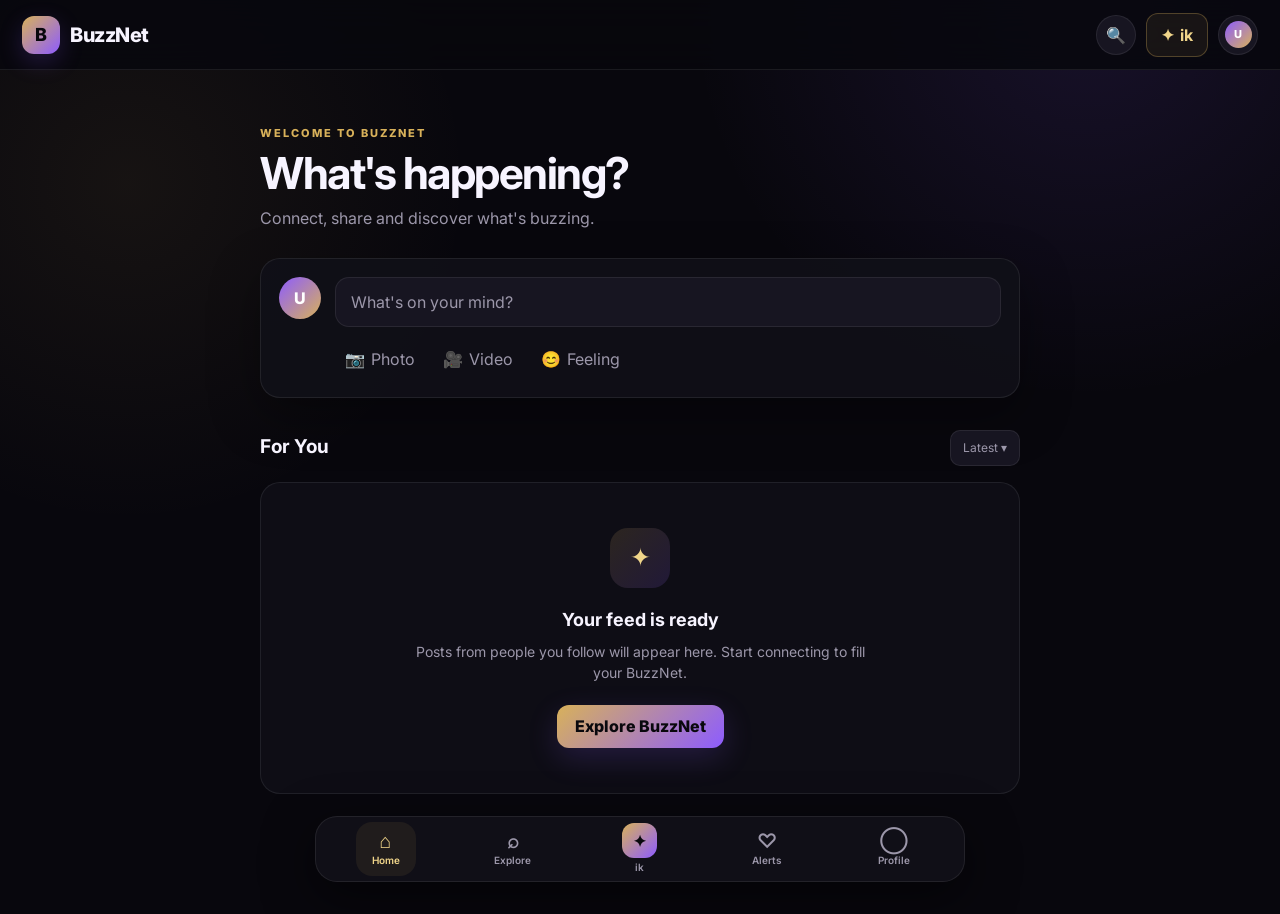
<file: index.html>
<!DOCTYPE html><html lang="en">
<head>
    <meta charset="UTF-8">
    <meta name="viewport" content="width=device-width, initial-scale=1.0">
    <meta name="theme-color" content="#08070d">
    <meta name="description" content="BuzzNet — Connect, share and discover.">
    <title>BuzzNet</title><link rel="preconnect" href="https://fonts.googleapis.com">
<link rel="preconnect" href="https://fonts.gstatic.com" crossorigin>
<link href="https://fonts.googleapis.com/css2?family=Inter:wght@400;500;600;700;800&display=swap" rel="stylesheet">

<link rel="stylesheet" href="style.css">

</head><body><!-- ================= HEADER ================= -->
<header class="topbar">
    <div class="brand">
        <span class="brand-mark">B</span>
        <span class="brand-name">BuzzNet</span>
    </div>

    <div class="top-actions">
        <button class="icon-btn" id="searchBtn" aria-label="Search">
            🔍
        </button>

        <a href="ik.html" class="ik-btn">
            <span>✦</span>
            <span>ik</span>
        </a>

        <button class="profile-mini" id="profileBtn" aria-label="Profile">
            <span>U</span>
        </button>
    </div>
</header>


<!-- ================= MAIN ================= -->
<main class="main-content">

    <!-- Welcome -->
    <section class="welcome-section">
        <p class="eyebrow">WELCOME TO BUZZNET</p>
        <h1>What's happening?</h1>
        <p class="welcome-text">
            Connect, share and discover what's buzzing.
        </p>
    </section>


    <!-- Create Post -->
    <section class="create-card">
        <div class="avatar">U</div>

        <div class="create-content">
            <button class="post-input" id="openComposer">
                What's on your mind?
            </button>

            <div class="create-actions">
                <button type="button" class="create-action">
                    <span>📷</span>
                    Photo
                </button>

                <button type="button" class="create-action">
                    <span>🎥</span>
                    Video
                </button>

                <button type="button" class="create-action">
                    <span>😊</span>
                    Feeling
                </button>
            </div>
        </div>
    </section>


    <!-- Feed -->
    <section class="feed-section">

        <div class="section-heading">
            <h2>For You</h2>

            <button class="sort-btn" id="sortBtn">
                Latest ▾
            </button>
        </div>


        <!-- Empty Feed -->
        <div class="empty-feed" id="emptyFeed">
            <div class="empty-icon">✦</div>
            <h3>Your feed is ready</h3>
            <p>
                Posts from people you follow will appear here.
                Start connecting to fill your BuzzNet.
            </p>

            <a href="explore.html" class="primary-btn">
                Explore BuzzNet
            </a>
        </div>

    </section>

</main>


<!-- ================= BOTTOM NAVIGATION ================= -->
<nav class="bottom-nav">

    <a href="index.html" class="nav-item active">
        <span class="nav-icon">⌂</span>
        <span>Home</span>
    </a>

    <a href="explore.html" class="nav-item">
        <span class="nav-icon">⌕</span>
        <span>Explore</span>
    </a>

    <a href="ik.html" class="nav-item ik-nav">
        <span class="ik-nav-icon">✦</span>
        <span>ik</span>
    </a>

    <a href="notifications.html" class="nav-item">
        <span class="nav-icon">♡</span>
        <span>Alerts</span>
    </a>

    <a href="profile.html" class="nav-item">
        <span class="nav-icon">◯</span>
        <span>Profile</span>
    </a>

</nav>


<!-- ================= COMPOSER MODAL ================= -->
<div class="modal" id="composerModal" aria-hidden="true">

    <div class="modal-backdrop" id="closeComposer"></div>

    <div class="composer-modal">

        <div class="modal-header">
            <h2>Create a post</h2>

            <button class="close-btn" id="closeComposerBtn">
                ×
            </button>
        </div>

        <textarea
            id="postText"
            maxlength="500"
            placeholder="What's on your mind?"
        ></textarea>

        <div class="composer-footer">
            <span id="characterCount">0 / 500</span>

            <button class="primary-btn" id="publishPost">
                Post
            </button>
        </div>

    </div>
</div>


<!-- ================= SCRIPTS ================= -->
<!-- ================= SCRIPTS ================= -->

<!-- Core storage and utilities -->
<script src="storage.js"></script>
<script src="utils.js"></script>

<!-- Core systems -->
<script src="auth.js"></script>
<script src="router.js"></script>
<script src="search.js"></script>
<script src="notifications.js"></script>
<script src="messages.js"></script>
<script src="profile.js"></script>

<!-- Social features -->
<script src="posts.js"></script>
<script src="feed.js"></script>
<script src="settings.js"></script>
<script src="explore.js"></script>
<script src="upload.js"></script>

<!-- ik AI system -->
<script src="ik-core.js"></script>
<script src="ik-engine.js"></script>

<!-- App coordination -->
<script src="modules.js"></script>
<script src="app.js"></script>
<script src="loader.js"></script>

<!-- Existing homepage interaction -->
<script src="script.js"></script>

</body>
</html>
</file>
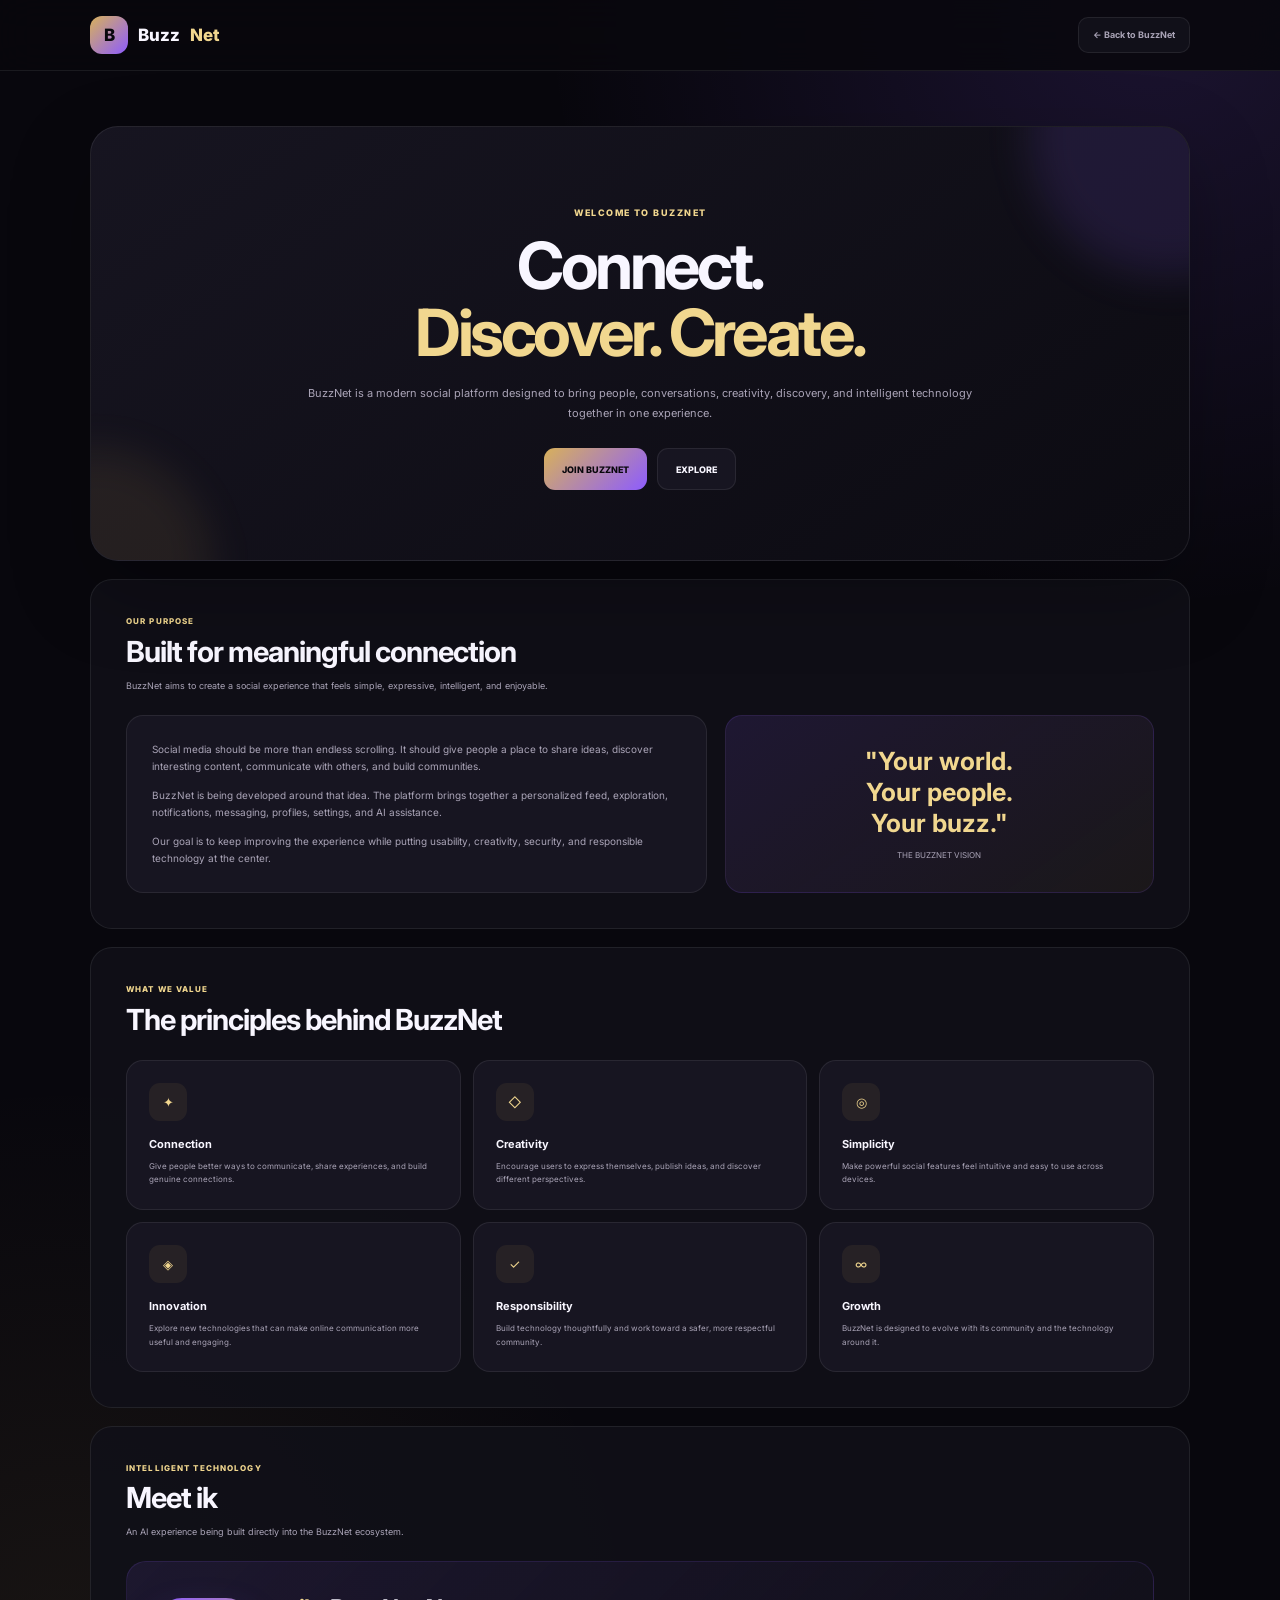
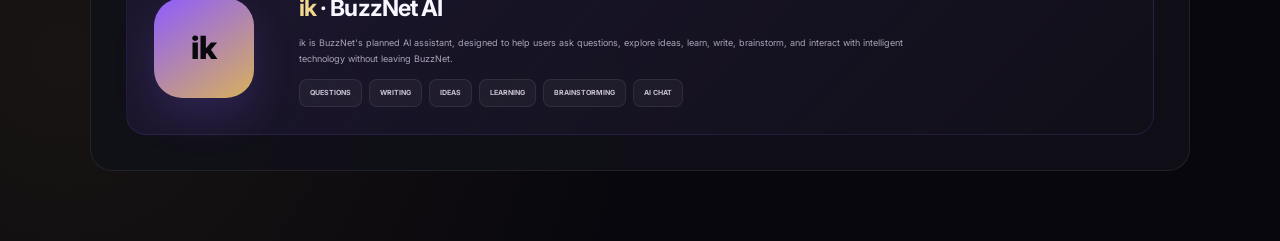
<file: about.html>
<!DOCTYPE html><html lang="en">
<head>
    <meta charset="UTF-8">
    <meta name="viewport" content="width=device-width, initial-scale=1.0">
    <meta name="theme-color" content="#08070d"><title>About · BuzzNet</title>

<link rel="preconnect" href="https://fonts.googleapis.com">
<link rel="preconnect" href="https://fonts.gstatic.com" crossorigin>

<link
    href="https://fonts.googleapis.com/css2?family=Inter:wght@400;500;600;700;800&display=swap"
    rel="stylesheet"
>

<style>

    :root {
        --bg: #08070d;
        --surface: #111019;
        --surface-2: #171521;

        --text: #f8f6ff;
        --muted: #aaa4b7;

        --gold: #d8b15a;
        --gold-light: #f1d78f;

        --purple: #8d5cff;
        --purple-light: #b28cff;

        --border: rgba(255,255,255,0.08);
    }


    * {
        margin: 0;
        padding: 0;
        box-sizing: border-box;
    }


    html {
        scroll-behavior: smooth;
    }


    body {

        min-height: 100vh;

        background:
            radial-gradient(
                circle at 90% 0%,
                rgba(141,92,255,0.15),
                transparent 28%
            ),
            radial-gradient(
                circle at 5% 90%,
                rgba(216,177,90,0.08),
                transparent 28%
            ),
            var(--bg);

        color: var(--text);

        font-family:
            "Inter",
            sans-serif;

        line-height: 1.7;
    }


    a {
        color: inherit;
        text-decoration: none;
    }


    /* =========================================
       HEADER
       ========================================= */

    header {

        position: sticky;

        top: 0;

        z-index: 50;

        border-bottom:
            1px solid var(--border);

        background:
            rgba(8,7,13,0.88);

        backdrop-filter:
            blur(18px);
    }


    .nav {

        width:
            min(1100px, 92%);

        min-height: 70px;

        margin: auto;

        display: flex;

        align-items: center;

        justify-content: space-between;
    }


    .brand {

        display: flex;

        align-items: center;

        gap: 10px;

        font-size: 17px;

        font-weight: 800;
    }


    .brand-icon {

        width: 38px;
        height: 38px;

        display: grid;

        place-items: center;

        border-radius: 12px;

        background:
            linear-gradient(
                135deg,
                var(--gold),
                var(--purple)
            );

        color: #09080d;

        font-weight: 800;
    }


    .brand span {
        color: var(--gold-light);
    }


    .back {

        padding:
            9px 14px;

        border-radius: 10px;

        border:
            1px solid var(--border);

        background:
            var(--surface);

        color: var(--muted);

        font-size: 9px;

        font-weight: 700;
    }


    .back:hover {
        color: var(--text);
    }


    /* =========================================
       MAIN
       ========================================= */

    main {

        width:
            min(1100px, 92%);

        margin:
            55px auto 70px;
    }


    .hero {

        position: relative;

        overflow: hidden;

        padding:
            clamp(35px, 7vw, 70px);

        border-radius: 28px;

        background:
            linear-gradient(
                145deg,
                rgba(23,21,33,0.98),
                rgba(12,11,18,0.98)
            );

        border:
            1px solid var(--border);

        box-shadow:
            0 30px 80px rgba(0,0,0,0.25);

        text-align: center;
    }


    .hero::before {

        content: "";

        position: absolute;

        width: 280px;
        height: 280px;

        right: -120px;
        top: -130px;

        border-radius: 50%;

        background:
            rgba(141,92,255,0.13);

        filter:
            blur(20px);
    }


    .hero::after {

        content: "";

        position: absolute;

        width: 230px;
        height: 230px;

        left: -110px;
        bottom: -120px;

        border-radius: 50%;

        background:
            rgba(216,177,90,0.09);

        filter:
            blur(20px);
    }


    .hero-content {
        position: relative;
        z-index: 2;
    }


    .eyebrow {

        display: inline-block;

        margin-bottom: 13px;

        color: var(--gold-light);

        font-size: 9px;

        font-weight: 800;

        letter-spacing:
            0.16em;
    }


    h1 {

        font-size:
            clamp(35px, 8vw, 65px);

        line-height: 1.02;

        letter-spacing:
            -0.055em;
    }


    h1 span {
        color: var(--gold-light);
    }


    .hero p {

        width:
            min(680px, 100%);

        margin:
            18px auto 0;

        color: var(--muted);

        font-size: 11px;

        line-height: 1.8;
    }


    .hero-actions {

        display: flex;

        justify-content: center;

        flex-wrap: wrap;

        gap: 10px;

        margin-top: 25px;
    }


    .btn {

        display: inline-flex;

        align-items: center;

        justify-content: center;

        min-height: 42px;

        padding:
            0 18px;

        border-radius: 11px;

        font-size: 9px;

        font-weight: 800;

        transition:
            transform .2s ease,
            opacity .2s ease;
    }


    .btn:hover {
        transform: translateY(-2px);
    }


    .btn-primary {

        background:
            linear-gradient(
                135deg,
                var(--gold),
                var(--purple)
            );

        color: #09080d;
    }


    .btn-secondary {

        background:
            var(--surface-2);

        border:
            1px solid var(--border);

        color: var(--text);
    }


    /* =========================================
       SECTION
       ========================================= */

    .section {

        margin-top: 18px;

        padding:
            clamp(24px, 4vw, 35px);

        border-radius: 22px;

        background:
            rgba(17,16,25,0.88);

        border:
            1px solid var(--border);
    }


    .section-heading {

        margin-bottom: 22px;
    }


    .section-heading small {

        display: block;

        margin-bottom: 6px;

        color: var(--gold-light);

        font-size: 8px;

        font-weight: 800;

        letter-spacing:
            0.14em;
    }


    .section-heading h2 {

        font-size:
            clamp(21px, 4vw, 29px);

        line-height: 1.2;

        letter-spacing:
            -0.035em;
    }


    .section-heading p {

        max-width: 650px;

        margin-top: 8px;

        color: var(--muted);

        font-size: 9px;
    }


    /* =========================================
       MISSION
       ========================================= */

    .mission-grid {

        display: grid;

        grid-template-columns:
            1.15fr .85fr;

        gap: 18px;

        align-items: stretch;
    }


    .mission-text {

        padding: 25px;

        border-radius: 17px;

        background:
            var(--surface-2);

        border:
            1px solid var(--border);
    }


    .mission-text p {

        color: var(--muted);

        font-size: 10px;

        margin-bottom: 12px;
    }


    .mission-text p:last-child {
        margin-bottom: 0;
    }


    .quote {

        display: flex;

        align-items: center;

        justify-content: center;

        min-height: 100%;

        padding: 25px;

        border-radius: 17px;

        background:
            linear-gradient(
                145deg,
                rgba(141,92,255,0.12),
                rgba(216,177,90,0.06)
            );

        border:
            1px solid
            rgba(141,92,255,0.14);

        text-align: center;
    }


    .quote strong {

        display: block;

        color: var(--gold-light);

        font-size:
            clamp(18px, 4vw, 25px);

        line-height: 1.25;
    }


    .quote span {

        display: block;

        margin-top: 10px;

        color: var(--muted);

        font-size: 8px;
    }


    /* =========================================
       VALUES
       ========================================= */

    .values {

        display: grid;

        grid-template-columns:
            repeat(3, 1fr);

        gap: 12px;
    }


    .value {

        padding: 22px;

        border-radius: 17px;

        background:
            var(--surface-2);

        border:
            1px solid var(--border);
    }


    .value-icon {

        width: 38px;
        height: 38px;

        display: grid;

        place-items: center;

        margin-bottom: 14px;

        border-radius: 11px;

        background:
            rgba(216,177,90,0.08);

        color:
            var(--gold-light);

        font-size: 13px;
    }


    .value h3 {

        margin-bottom: 7px;

        font-size: 11px;
    }


    .value p {

        color: var(--muted);

        font-size: 8px;

        line-height: 1.65;
    }


    /* =========================================
       IK SECTION
       ========================================= */

    .ik-card {

        display: grid;

        grid-template-columns:
            120px 1fr;

        gap: 25px;

        align-items: center;

        padding: 27px;

        border-radius: 20px;

        background:
            linear-gradient(
                135deg,
                rgba(141,92,255,0.10),
                rgba(17,16,25,0.95)
            );

        border:
            1px solid
            rgba(141,92,255,0.14);
    }


    .ik-logo {

        width: 100px;
        height: 100px;

        display: grid;

        place-items: center;

        border-radius: 28px;

        background:
            linear-gradient(
                145deg,
                var(--purple),
                var(--gold)
            );

        color: #09080d;

        font-size: 32px;

        font-weight: 800;

        box-shadow:
            0 18px 40px
            rgba(141,92,255,0.18);
    }


    .ik-content h3 {

        font-size: 23px;

        letter-spacing:
            -0.04em;

        margin-bottom: 7px;
    }


    .ik-content h3 span {
        color: var(--gold-light);
    }


    .ik-content p {

        color: var(--muted);

        font-size: 9px;

        max-width: 650px;
    }


    .ik-features {

        display: flex;

        flex-wrap: wrap;

        gap: 7px;

        margin-top: 13px;
    }


    .ik-tag {

        padding:
            7px 10px;

        border-radius: 8px;

        background:
            rgba(255,255,255,0.04);

        border:
            1px solid var(--border);

        color: #c8c2d3;

        font-size: 7px;

        font-weight: 700;
    }


    /* =========================================
       FUTURE
       ========================================= */

    .future-grid {

        display: grid;

        grid-template-columns:
            repeat(4, 1fr);

        gap: 10px;
    }


    .future-item {

        padding: 18px;

        border-radius: 15px;

        background:
            var(--surface-2);

        border:
            1px solid var(--border);
    }


    .future-item strong {

        display: block;

        color: var(--gold-light);

        font-size: 10px;

        margin-bottom: 5px;
    }


    .future-item span {

        color: var(--muted);

        font-size: 7px;

        line-height: 1.5;
    }


    /* =========================================
       FOOTER
       ========================================= */

    footer {

        width:
            min(1100px, 92%);

        margin:
            0 auto 35px;

        padding-top: 22px;

        border-top:
            1px solid var(--border);

        text-align: center;

        color: #666171;

        font-size: 8px;
    }


    /* =========================================
       RESPONSIVE
       ========================================= */

    @media (max-width: 800px) {

        .mission-grid {
            grid-template-columns: 1fr;
        }


        .values {
            grid-template-columns:
                1fr 1fr;
        }


        .future-grid {
            grid-template-columns:
                1fr 1fr;
        }

    }


    @media (max-width: 600px) {

        main {
            margin-top: 30px;
        }


        .hero {
            padding:
                35px 22px;
        }


        .section {
            padding: 22px;
        }


        .values,
        .future-grid {
            grid-template-columns: 1fr;
        }


        .ik-card {

            grid-template-columns: 1fr;

            text-align: center;
        }


        .ik-logo {
            margin: auto;
        }


        .ik-features {
            justify-content: center;
        }

    }


    @media (max-width: 420px) {

        .nav {
            min-height: 62px;
        }


        .brand {
            font-size: 14px;
        }


        .brand-icon {
            width: 34px;
            height: 34px;
        }


        .back {
            padding:
                8px 10px;

            font-size: 8px;
        }

    }

</style>

</head><body><header><nav class="nav">

    <a
        href="index.html"
        class="brand"
    >

        <div class="brand-icon">
            B
        </div>

        Buzz<span>Net</span>

    </a>


    <a
        href="index.html"
        class="back"
    >
        ← Back to BuzzNet
    </a>

</nav>

</header><main><!-- HERO -->

<section class="hero">

    <div class="hero-content">

        <div class="eyebrow">
            WELCOME TO BUZZNET
        </div>

        <h1>
            Connect.<br>
            <span>Discover. Create.</span>
        </h1>

        <p>
            BuzzNet is a modern social platform designed
            to bring people, conversations, creativity,
            discovery, and intelligent technology together
            in one experience.
        </p>


        <div class="hero-actions">

            <a
                href="signup.html"
                class="btn btn-primary"
            >
                JOIN BUZZNET
            </a>


            <a
                href="explore.html"
                class="btn btn-secondary"
            >
                EXPLORE
            </a>

        </div>

    </div>

</section>



<!-- MISSION -->

<section class="section">

    <div class="section-heading">

        <small>
            OUR PURPOSE
        </small>

        <h2>
            Built for meaningful connection
        </h2>

        <p>
            BuzzNet aims to create a social experience
            that feels simple, expressive, intelligent,
            and enjoyable.
        </p>

    </div>


    <div class="mission-grid">


        <div class="mission-text">

            <p>
                Social media should be more than endless
                scrolling. It should give people a place
                to share ideas, discover interesting
                content, communicate with others, and
                build communities.
            </p>

            <p>
                BuzzNet is being developed around that
                idea. The platform brings together a
                personalized feed, exploration,
                notifications, messaging, profiles,
                settings, and AI assistance.
            </p>

            <p>
                Our goal is to keep improving the
                experience while putting usability,
                creativity, security, and responsible
                technology at the center.
            </p>

        </div>


        <div class="quote">

            <div>

                <strong>
                    "Your world.<br>
                    Your people.<br>
                    Your buzz."
                </strong>

                <span>
                    THE BUZZNET VISION
                </span>

            </div>

        </div>


    </div>

</section>



<!-- VALUES -->

<section class="section">

    <div class="section-heading">

        <small>
            WHAT WE VALUE
        </small>

        <h2>
            The principles behind BuzzNet
        </h2>

    </div>


    <div class="values">


        <article class="value">

            <div class="value-icon">
                ✦
            </div>

            <h3>
                Connection
            </h3>

            <p>
                Give people better ways to communicate,
                share experiences, and build genuine
                connections.
            </p>

        </article>



        <article class="value">

            <div class="value-icon">
                ◇
            </div>

            <h3>
                Creativity
            </h3>

            <p>
                Encourage users to express themselves,
                publish ideas, and discover different
                perspectives.
            </p>

        </article>



        <article class="value">

            <div class="value-icon">
                ◎
            </div>

            <h3>
                Simplicity
            </h3>

            <p>
                Make powerful social features feel
                intuitive and easy to use across devices.
            </p>

        </article>



        <article class="value">

            <div class="value-icon">
                ◈
            </div>

            <h3>
                Innovation
            </h3>

            <p>
                Explore new technologies that can make
                online communication more useful and
                engaging.
            </p>

        </article>



        <article class="value">

            <div class="value-icon">
                ✓
            </div>

            <h3>
                Responsibility
            </h3>

            <p>
                Build technology thoughtfully and work
                toward a safer, more respectful community.
            </p>

        </article>



        <article class="value">

            <div class="value-icon">
                ∞
            </div>

            <h3>
                Growth
            </h3>

            <p>
                BuzzNet is designed to evolve with its
                community and the technology around it.
            </p>

        </article>


    </div>

</section>



<!-- IK -->

<section class="section">

    <div class="section-heading">

        <small>
            INTELLIGENT TECHNOLOGY
        </small>

        <h2>
            Meet ik
        </h2>

        <p>
            An AI experience being built directly into
            the BuzzNet ecosystem.
        </p>

    </div>


    <div class="ik-card">


        <div class="ik-logo">
            ik
        </div>


        <div class="ik-content">

            <h3>
                <span>ik</span> · BuzzNet AI
            </h3>

            <p>
                ik is BuzzNet's planned AI assistant,
                designed to help users ask questions,
                explore ideas, learn, write, brainstorm,
                and interact with intelligent technology
                without leaving BuzzNet.
            </p>


            <div class="ik-features">

                <span class="ik-tag">
                    QUESTIONS
                </span>

                <span class="ik-tag">
                    WRITING
                </span>

                <span class="ik-tag">
                    IDEAS
                </span>

                <span class="ik-tag">
                    LEARNING
                </span>

                <span class="ik-tag">
                    BRAINSTORMING
                </span>

                <span class="ik-tag">
                    AI CHAT
                </span>

            </div>

        </div>


    </div>

</section>



<!-
</file>
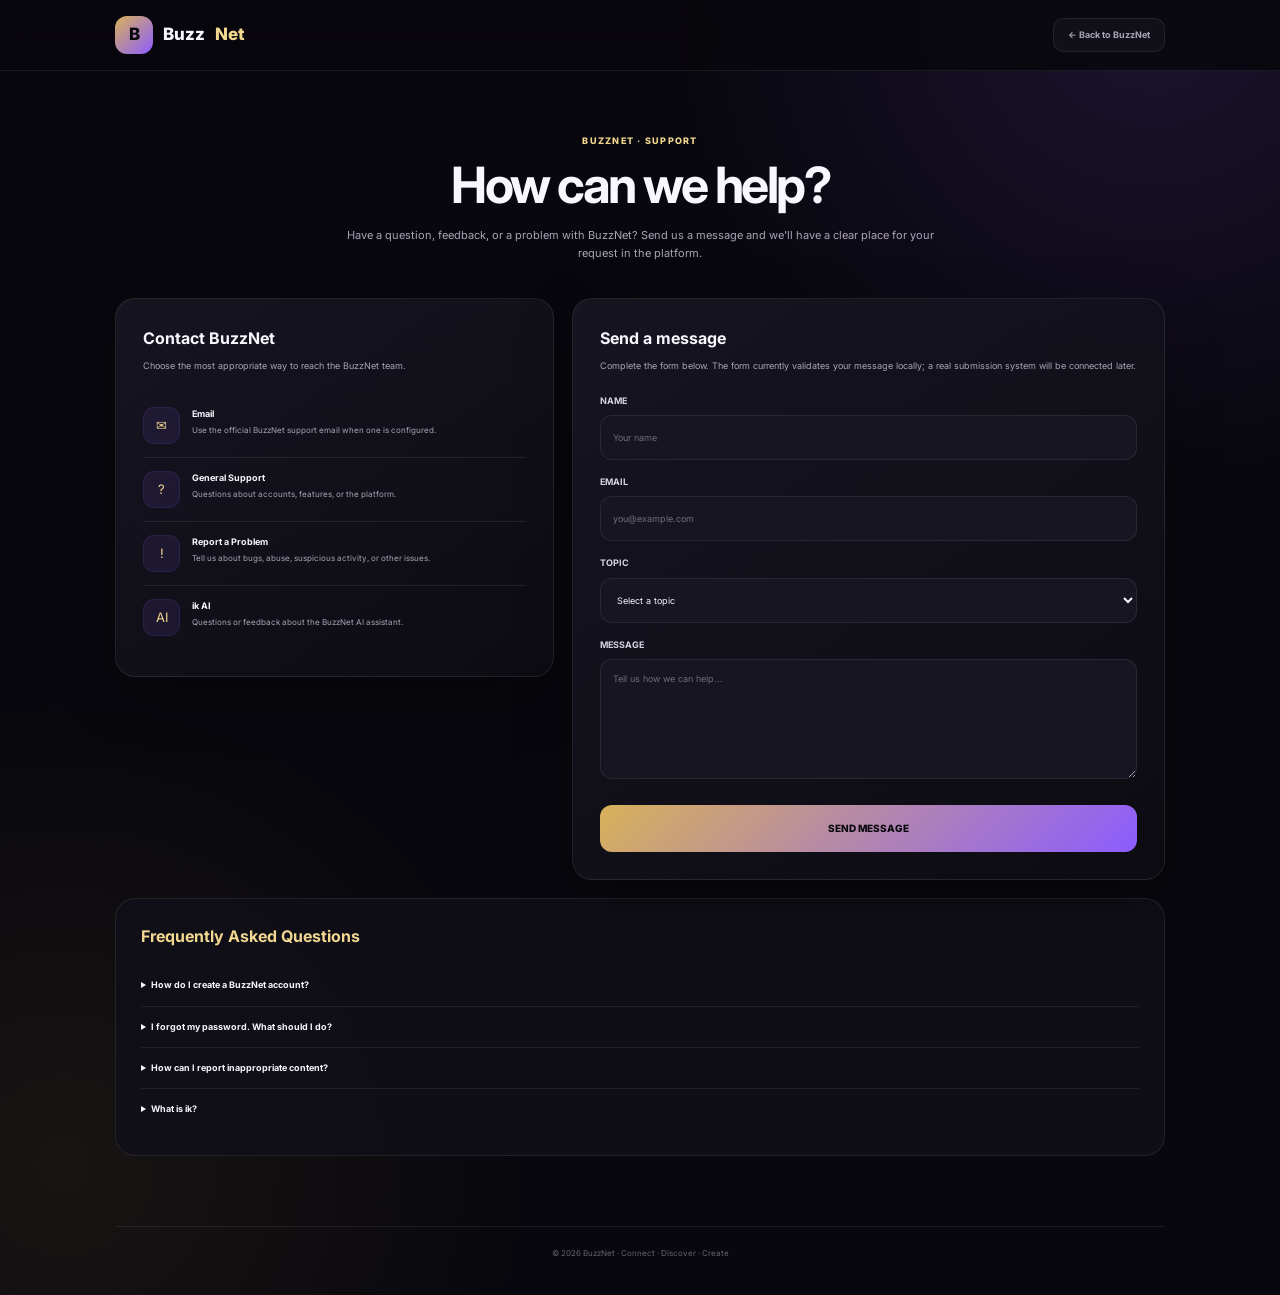
<file: contact.html>
<!DOCTYPE html><html lang="en">
<head>
    <meta charset="UTF-8">
    <meta name="viewport" content="width=device-width, initial-scale=1.0">
    <meta name="theme-color" content="#08070d"><title>Contact · BuzzNet</title>

<link rel="preconnect" href="https://fonts.googleapis.com">
<link rel="preconnect" href="https://fonts.gstatic.com" crossorigin>

<link
    href="https://fonts.googleapis.com/css2?family=Inter:wght@400;500;600;700;800&display=swap"
    rel="stylesheet"
>

<style>

    :root {
        --bg: #08070d;
        --surface: #111019;
        --surface-2: #171521;

        --text: #f8f6ff;
        --muted: #aaa4b7;

        --gold: #d8b15a;
        --gold-light: #f1d78f;

        --purple: #8d5cff;
        --purple-light: #b28cff;

        --border: rgba(255,255,255,0.08);

        --success: #6ee7a0;
        --danger: #ff667a;
    }


    * {
        margin: 0;
        padding: 0;
        box-sizing: border-box;
    }


    html {
        scroll-behavior: smooth;
    }


    body {

        min-height: 100vh;

        background:
            radial-gradient(
                circle at 90% 0%,
                rgba(141,92,255,0.15),
                transparent 28%
            ),
            radial-gradient(
                circle at 5% 90%,
                rgba(216,177,90,0.08),
                transparent 28%
            ),
            var(--bg);

        color: var(--text);

        font-family:
            "Inter",
            sans-serif;

        line-height: 1.6;
    }


    a {
        color: inherit;
        text-decoration: none;
    }


    button,
    input,
    textarea,
    select {
        font: inherit;
    }


    button {
        border: 0;
        cursor: pointer;
    }


    /* =========================================
       HEADER
       ========================================= */

    header {

        position: sticky;

        top: 0;

        z-index: 50;

        border-bottom:
            1px solid var(--border);

        background:
            rgba(8,7,13,0.88);

        backdrop-filter:
            blur(18px);
    }


    .nav {

        width:
            min(1050px, 92%);

        min-height: 70px;

        margin: auto;

        display: flex;

        align-items: center;

        justify-content: space-between;
    }


    .brand {

        display: flex;

        align-items: center;

        gap: 10px;

        font-size: 17px;

        font-weight: 800;
    }


    .brand-icon {

        width: 38px;
        height: 38px;

        display: grid;

        place-items: center;

        border-radius: 12px;

        background:
            linear-gradient(
                135deg,
                var(--gold),
                var(--purple)
            );

        color: #09080d;

        font-weight: 800;
    }


    .brand span {
        color: var(--gold-light);
    }


    .back {

        padding:
            9px 14px;

        border-radius: 10px;

        border:
            1px solid var(--border);

        background:
            var(--surface);

        color: var(--muted);

        font-size: 9px;

        font-weight: 700;
    }


    .back:hover {
        color: var(--text);
    }


    /* =========================================
       MAIN
       ========================================= */

    main {

        width:
            min(1050px, 92%);

        margin:
            55px auto 70px;
    }


    .hero {

        text-align: center;

        margin-bottom: 35px;
    }


    .eyebrow {

        display: inline-block;

        margin-bottom: 10px;

        color: var(--gold-light);

        font-size: 9px;

        font-weight: 800;

        letter-spacing:
            0.14em;
    }


    h1 {

        font-size:
            clamp(30px, 7vw, 50px);

        line-height: 1.1;

        letter-spacing:
            -0.05em;
    }


    .hero p {

        width:
            min(620px, 100%);

        margin:
            14px auto 0;

        color: var(--muted);

        font-size: 11px;
    }


    /* =========================================
       LAYOUT
       ========================================= */

    .contact-grid {

        display: grid;

        grid-template-columns:
            0.85fr 1.15fr;

        gap: 18px;

        align-items: start;
    }


    .card {

        padding: 27px;

        border-radius: 20px;

        background:
            linear-gradient(
                145deg,
                rgba(23,21,33,0.96),
                rgba(13,12,19,0.96)
            );

        border:
            1px solid var(--border);

        box-shadow:
            0 20px 60px rgba(0,0,0,0.22);
    }


    /* =========================================
       CONTACT INFORMATION
       ========================================= */

    .card-title {

        font-size: 16px;

        margin-bottom: 8px;
    }


    .card-subtitle {

        color: var(--muted);

        font-size: 9px;

        line-height: 1.6;

        margin-bottom: 20px;
    }


    .contact-item {

        display: flex;

        gap: 12px;

        padding:
            13px 0;

        border-bottom:
            1px solid var(--border);
    }


    .contact-item:last-child {
        border-bottom: 0;
    }


    .contact-icon {

        width: 37px;
        height: 37px;

        flex:
            0 0 37px;

        display: grid;

        place-items: center;

        border-radius: 11px;

        background:
            rgba(141,92,255,0.10);

        border:
            1px solid
            rgba(141,92,255,0.12);

        color:
            var(--gold-light);

        font-size: 13px;
    }


    .contact-item h3 {

        font-size: 9px;

        margin-bottom: 3px;
    }


    .contact-item p {

        color: var(--muted);

        font-size: 8px;
    }


    .contact-item a {

        color:
            var(--gold-light);
    }


    /* =========================================
       FORM
       ========================================= */

    .form-group {

        margin-top: 15px;
    }


    .form-group:first-of-type {
        margin-top: 0;
    }


    label {

        display: block;

        margin-bottom: 7px;

        color: #d8d3e2;

        font-size: 9px;

        font-weight: 700;
    }


    input,
    textarea,
    select {

        width: 100%;

        border-radius: 12px;

        border:
            1px solid var(--border);

        background:
            var(--surface-2);

        color: var(--text);

        outline: none;

        font-size: 9px;

        transition: 0.2s ease;
    }


    input,
    select {

        height: 45px;

        padding:
            0 12px;
    }


    textarea {

        min-height: 120px;

        resize: vertical;

        padding: 12px;
    }


    input:focus,
    textarea:focus,
    select:focus {

        border-color:
            rgba(141,92,255,0.55);

        box-shadow:
            0 0 0 3px
            rgba(141,92,255,0.08);
    }


    input::placeholder,
    textarea::placeholder {
        color: #716b7c;
    }


    select option {
        background: #111019;
    }


    .submit-btn {

        width: 100%;

        height: 47px;

        margin-top: 18px;

        border-radius: 12px;

        background:
            linear-gradient(
                135deg,
                var(--gold),
                var(--purple)
            );

        color: #09080d;

        font-size: 10px;

        font-weight: 800;

        transition: 0.2s ease;
    }


    .submit-btn:hover {
        transform: translateY(-1px);
    }


    .submit-btn:disabled {

        opacity: 0.5;

        cursor: not-allowed;

        transform: none;
    }


    .form-message {

        display: none;

        margin-top: 12px;

        padding: 10px;

        border-radius: 10px;

        font-size: 8px;

        line-height: 1.5;
    }


    .form-message.success {

        display: block;

        color: var(--success);

        background:
            rgba(110,231,160,0.07);

        border:
            1px solid
            rgba(110,231,160,0.14);
    }


    .form-message.error {

        display: block;

        color: var(--danger);

        background:
            rgba(255,102,122,0.07);

        border:
            1px solid
            rgba(255,102,122,0.14);
    }


    /* =========================================
       FAQ
       ========================================= */

    .faq-section {

        margin-top: 18px;

        padding: 25px;

        border-radius: 20px;

        background:
            rgba(17,16,25,0.86);

        border:
            1px solid var(--border);
    }


    .faq-section h2 {

        margin-bottom: 16px;

        font-size: 16px;

        color: var(--gold-light);
    }


    details {

        padding:
            13px 0;

        border-bottom:
            1px solid var(--border);
    }


    details:last-child {
        border-bottom: 0;
    }


    summary {

        cursor: pointer;

        color: var(--text);

        font-size: 9px;

        font-weight: 700;
    }


    details p {

        padding-top: 8px;

        color: var(--muted);

        font-size: 8px;

        line-height: 1.6;
    }


    /* =========================================
       FOOTER
       ========================================= */

    footer {

        width:
            min(1050px, 92%);

        margin:
            0 auto 35px;

        padding-top: 20px;

        border-top:
            1px solid var(--border);

        text-align: center;

        color: #666171;

        font-size: 8px;
    }


    /* =========================================
       RESPONSIVE
       ========================================= */

    @media (max-width: 720px) {

        main {
            margin-top: 35px;
        }


        .contact-grid {

            grid-template-columns:
                1fr;
        }


        .card {
            padding: 22px;
        }


        .faq-section {
            padding: 22px;
        }

    }


    @media (max-width: 420px) {

        .nav {
            min-height: 62px;
        }


        .brand {
            font-size: 14px;
        }


        .brand-icon {
            width: 34px;
            height: 34px;
        }


        .back {
            padding:
                8px 10px;

            font-size: 8px;
        }

    }

</style>

</head><body><header><nav class="nav">

    <a
        href="index.html"
        class="brand"
    >

        <div class="brand-icon">
            B
        </div>

        Buzz<span>Net</span>

    </a>


    <a
        href="index.html"
        class="back"
    >
        ← Back to BuzzNet
    </a>

</nav>

</header><main><!-- HERO -->

<section class="hero">

    <div class="eyebrow">
        BUZZNET · SUPPORT
    </div>

    <h1>
        How can we help?
    </h1>

    <p>
        Have a question, feedback, or a problem with
        BuzzNet? Send us a message and we'll have a
        clear place for your request in the platform.
    </p>

</section>



<!-- CONTACT GRID -->

<section class="contact-grid">


    <!-- CONTACT DETAILS -->

    <div class="card">

        <h2 class="card-title">
            Contact BuzzNet
        </h2>

        <p class="card-subtitle">
            Choose the most appropriate way to reach
            the BuzzNet team.
        </p>


        <div class="contact-item">

            <div class="contact-icon">
                ✉
            </div>

            <div>

                <h3>
                    Email
                </h3>

                <p>
                    Use the official BuzzNet support
                    email when one is configured.
                </p>

            </div>

        </div>



        <div class="contact-item">

            <div class="contact-icon">
                ?
            </div>

            <div>

                <h3>
                    General Support
                </h3>

                <p>
                    Questions about accounts,
                    features, or the platform.
                </p>

            </div>

        </div>



        <div class="contact-item">

            <div class="contact-icon">
                !
            </div>

            <div>

                <h3>
                    Report a Problem
                </h3>

                <p>
                    Tell us about bugs, abuse,
                    suspicious activity, or other issues.
                </p>

            </div>

        </div>



        <div class="contact-item">

            <div class="contact-icon">
                AI
            </div>

            <div>

                <h3>
                    ik AI
                </h3>

                <p>
                    Questions or feedback about the
                    BuzzNet AI assistant.
                </p>

            </div>

        </div>

    </div>



    <!-- CONTACT FORM -->

    <div class="card">

        <h2 class="card-title">
            Send a message
        </h2>

        <p class="card-subtitle">
            Complete the form below. The form currently
            validates your message locally; a real
            submission system will be connected later.
        </p>


        <form
            id="contactForm"
            novalidate
        >


            <div class="form-group">

                <label for="name">
                    NAME
                </label>

                <input
                    type="text"
                    id="name"
                    placeholder="Your name"
                >

            </div>



            <div class="form-group">

                <label for="email">
                    EMAIL
                </label>

                <input
                    type="email"
                    id="email"
                    placeholder="you@example.com"
                >

            </div>



            <div class="form-group">

                <label for="topic">
                    TOPIC
                </label>

                <select id="topic">

                    <option value="">
                        Select a topic
                    </option>

                    <option value="account">
                        Account
                    </option>

                    <option value="bug">
                        Report a bug
                    </option>

                    <option value="safety">
                        Safety / abuse
                    </option>

                    <option value="ik">
                        ik AI
                    </option>

                    <option value="feedback">
                        Feedback
                    </option>

                    <option value="other">
                        Other
                    </option>

                </select>

            </div>



            <div class="form-group">

                <label for="message">
                    MESSAGE
                </label>

                <textarea
                    id="message"
                    placeholder="Tell us how we can help..."
                ></textarea>

            </div>



            <div
                class="form-message"
                id="formMessage"
            ></div>



            <button
                type="submit"
                class="submit-btn"
                id="submitBtn"
            >
                SEND MESSAGE
            </button>


        </form>

    </div>


</section>



<!-- FAQ -->

<section class="faq-section">

    <h2>
        Frequently Asked Questions
    </h2>


    <details>

        <summary>
            How do I create a BuzzNet account?
        </summary>

        <p>
            Open the BuzzNet signup page, enter your
            account information, accept the applicable
            terms, and continue through the registration
            process.
        </p>

    </details>



    <details>

        <summary>
            I forgot my password. What should I do?
        </summary>

        <p>
            Use the Forgot Password option on the login
            page. A real password-recovery system will
            be connected when BuzzNet's backend is added.
        </p>

    </details>



    <details>

        <summary>
            How can I report inappropriate content?
        </summary>

        <p>
            Use the appropriate reporting feature when
            available, or contact BuzzNet support with
            enough information for the issue to be
            investigated.
        </p>

    </details>



    <details>

        <summary>
            What is ik?
        </summary>

        <p>
            ik is BuzzNet's planned AI assistant. It is
            being designed as an integrated AI experience
            inside BuzzNet.
        </p>

    </details>


</section>

</main><footer>© 2026 BuzzNet · Connect · Discover · Create

</footer><script>

    const contactForm =
        document.getElementById(
            "contactForm"
        );

    const formMessage =
        document.getElementById(
            "formMessage"
        );

    const submitBtn =
        document.getElementById(
            "submitBtn"
        );


    function showMessage(
        text,
        type
    ) {

        formMessage.textContent =
            text;

        formMessage.className =
            "form-message " + type;

    }


    contactForm.addEventListener(
        "submit",
        event => {

            event.preventDefault();


            const name =
                document
                    .getElementById("name")
                    .value
                    .trim();


            const email =
                document
                    .getElementById("email")
                    .value
                    .trim();


            const topic =
                document
                    .getElementById("topic")
                    .value;


            const message =
                document
                    .getElementById("message")
                    .value
                    .trim();


            if (!name) {

                showMessage(
                    "Please enter your name.",
                    "error"
                );

                return;

            }


            if (
                !/^[^\s@]+@[^\s@]+\.[^\s@]+$/
                    .test(email)
            ) {

                showMessage(
                    "Please enter a valid email address.",
                    "error"
                );

                return;

            }


            if (!topic) {

                showMessage(
                    "Please select a topic.",
                    "error"
                );

                return;

            }


            if (
                message.length < 10
            ) {

                showMessage(
                    "Please enter a message of at least 10 characters.",
                    "error"
                );

                return;

            }


            submitBtn.disabled =
                true;

            submitBtn.textContent =
                "PROCESSING...";


            setTimeout(
                () => {

                    showMessage(
                        "Your message has been validated. Real message delivery will be connected when BuzzNet's backend is added.",
                        "success"
                    );


                    contactForm.reset();


                    submitBtn.disabled =
                        false;

                    submitBtn.textContent =
                        "SEND MESSAGE";

                },
                900
            );

        }
    );

</script></body>
</html>
</file>
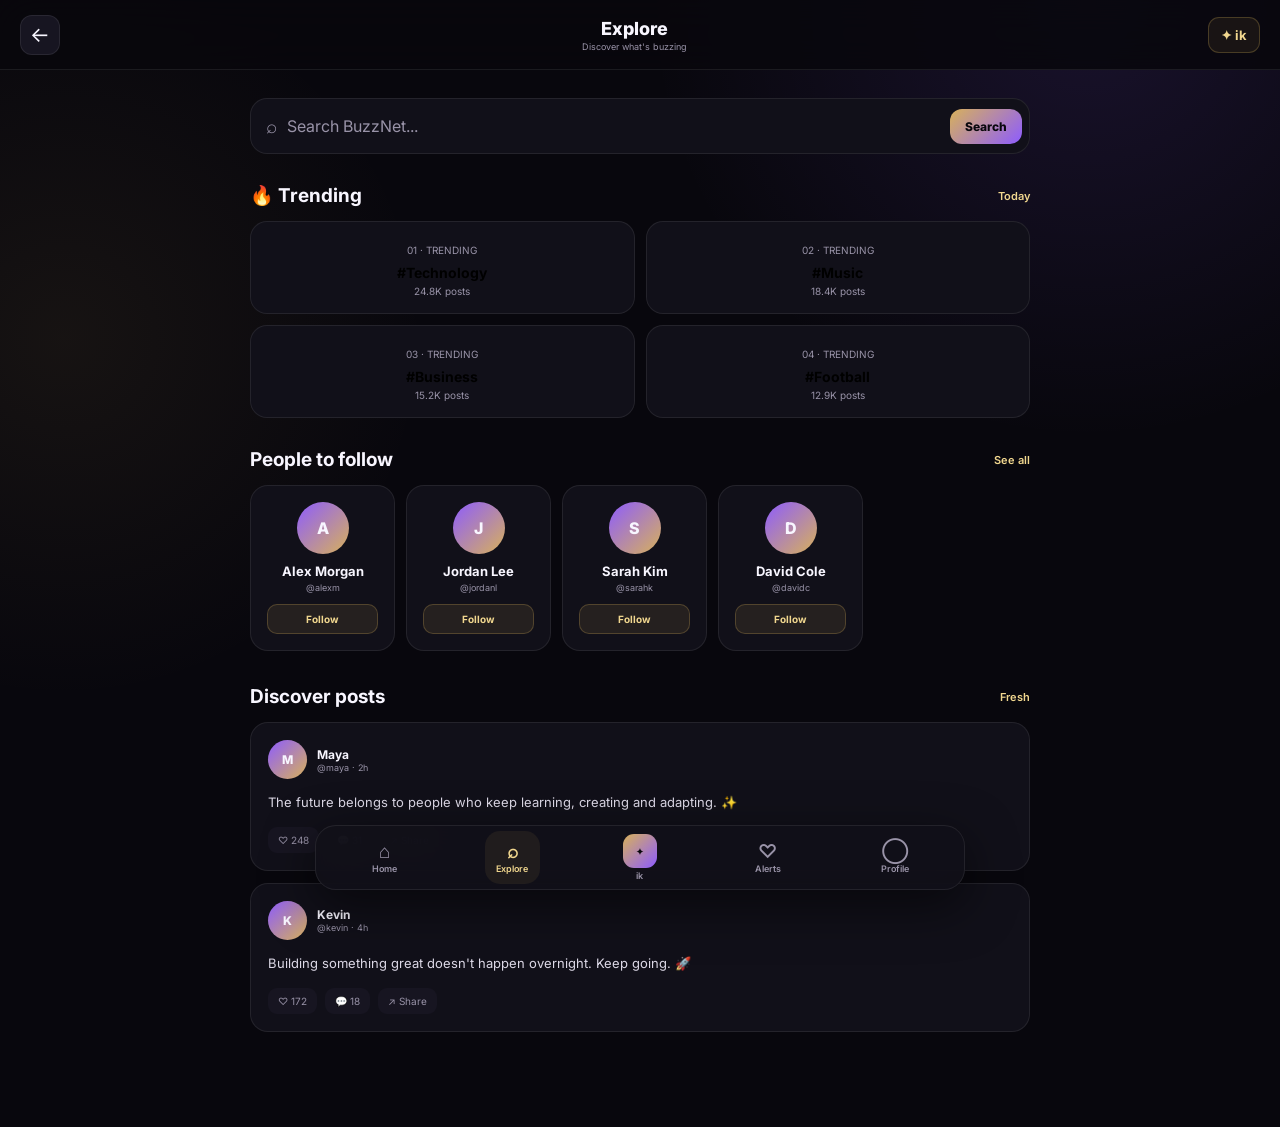
<file: explore.html>
<!DOCTYPE html><html lang="en">
<head>
    <meta charset="UTF-8">
    <meta name="viewport" content="width=device-width, initial-scale=1.0">
    <meta name="theme-color" content="#08070d">
    <meta name="description" content="Explore BuzzNet — discover people, posts and trending topics."><title>Explore · BuzzNet</title>

<link rel="preconnect" href="https://fonts.googleapis.com">
<link rel="preconnect" href="https://fonts.gstatic.com" crossorigin>

<link
    href="https://fonts.googleapis.com/css2?family=Inter:wght@400;500;600;700;800&display=swap"
    rel="stylesheet"
>

<style>
    :root {
        --bg: #08070d;
        --surface: #111019;
        --surface-2: #171521;
        --surface-3: #211d2c;
        --text: #f8f6ff;
        --muted: #9993a8;
        --gold: #d8b15a;
        --gold-light: #f1d78f;
        --purple: #8d5cff;
        --purple-light: #b28cff;
        --border: rgba(255, 255, 255, 0.08);
    }

    * {
        margin: 0;
        padding: 0;
        box-sizing: border-box;
    }

    html {
        scroll-behavior: smooth;
    }

    body {
        min-height: 100vh;
        padding-bottom: 95px;

        background:
            radial-gradient(
                circle at 85% 0%,
                rgba(141, 92, 255, 0.13),
                transparent 28%
            ),
            radial-gradient(
                circle at 5% 30%,
                rgba(216, 177, 90, 0.07),
                transparent 25%
            ),
            var(--bg);

        color: var(--text);
        font-family: "Inter", sans-serif;
    }

    button,
    input {
        font: inherit;
    }

    button {
        border: 0;
        cursor: pointer;
    }

    a {
        color: inherit;
        text-decoration: none;
    }


    /* ================= TOP BAR ================= */

    .topbar {
        position: sticky;
        top: 0;
        z-index: 100;

        height: 70px;

        display: flex;
        align-items: center;
        justify-content: space-between;

        padding: 0 20px;

        background: rgba(8, 7, 13, 0.88);
        border-bottom: 1px solid var(--border);

        backdrop-filter: blur(20px);
        -webkit-backdrop-filter: blur(20px);
    }

    .back-btn {
        width: 40px;
        height: 40px;

        display: grid;
        place-items: center;

        border-radius: 12px;

        background: var(--surface-2);
        border: 1px solid var(--border);

        font-size: 21px;
    }

    .title {
        text-align: center;
    }

    .title h1 {
        font-size: 18px;
        font-weight: 800;
    }

    .title p {
        color: var(--muted);
        font-size: 9px;
        margin-top: 2px;
    }

    .ik-link {
        display: flex;
        align-items: center;
        gap: 5px;

        padding: 9px 12px;

        border-radius: 11px;

        background: rgba(216, 177, 90, 0.08);
        border: 1px solid rgba(216, 177, 90, 0.25);

        color: var(--gold-light);
        font-weight: 700;
        font-size: 13px;
    }


    /* ================= MAIN ================= */

    .container {
        width: min(780px, calc(100% - 24px));
        margin: auto;
        padding-top: 28px;
    }


    /* ================= SEARCH ================= */

    .search-box {
        display: flex;
        align-items: center;
        gap: 10px;

        padding: 5px 7px 5px 15px;

        background: var(--surface);
        border: 1px solid var(--border);
        border-radius: 17px;

        transition: 0.2s ease;
    }

    .search-box:focus-within {
        border-color: rgba(141, 92, 255, 0.45);
        box-shadow: 0 0 0 3px rgba(141, 92, 255, 0.05);
    }

    .search-icon {
        color: var(--muted);
        font-size: 19px;
    }

    #searchInput {
        flex: 1;

        min-width: 0;

        padding: 12px 0;

        background: transparent;
        border: 0;
        outline: 0;

        color: var(--text);
    }

    #searchInput::placeholder {
        color: var(--muted);
    }

    .search-button {
        padding: 10px 15px;

        border-radius: 12px;

        background: linear-gradient(
            135deg,
            var(--gold),
            var(--purple)
        );

        color: #09080d;
        font-size: 12px;
        font-weight: 800;
    }


    /* ================= SECTION ================= */

    .section {
        margin-top: 30px;
    }

    .section-header {
        display: flex;
        align-items: center;
        justify-content: space-between;

        margin-bottom: 14px;
    }

    .section-header h2 {
        font-size: 19px;
    }

    .section-header span {
        color: var(--gold-light);
        font-size: 11px;
        font-weight: 600;
    }


    /* ================= TRENDING ================= */

    .trends {
        display: grid;
        grid-template-columns: repeat(2, 1fr);
        gap: 11px;
    }

    .trend {
        padding: 16px;

        border-radius: 17px;

        background: var(--surface);
        border: 1px solid var(--border);

        transition: 0.2s ease;
    }

    .trend:hover {
        transform: translateY(-2px);
        border-color: rgba(141, 92, 255, 0.3);
    }

    .trend-number {
        color: var(--muted);
        font-size: 10px;
    }

    .trend h3 {
        margin-top: 6px;
        font-size: 14px;
    }

    .trend p {
        margin-top: 4px;

        color: var(--muted);
        font-size: 10px;
    }


    /* ================= PEOPLE ================= */

    .people {
        display: flex;
        gap: 11px;

        overflow-x: auto;
        padding-bottom: 4px;

        scrollbar-width: none;
    }

    .people::-webkit-scrollbar {
        display: none;
    }

    .person {
        min-width: 145px;

        padding: 16px;

        text-align: center;

        border-radius: 18px;

        background: var(--surface);
        border: 1px solid var(--border);
    }

    .person-avatar {
        width: 52px;
        height: 52px;

        display: grid;
        place-items: center;

        margin: 0 auto 9px;

        border-radius: 50%;

        background: linear-gradient(
            135deg,
            var(--purple),
            var(--gold)
        );

        font-weight: 800;
    }

    .person h3 {
        font-size: 13px;
    }

    .person p {
        margin-top: 3px;

        color: var(--muted);
        font-size: 9px;
    }

    .follow-btn {
        width: 100%;

        margin-top: 11px;
        padding: 8px;

        border-radius: 10px;

        background: rgba(216, 177, 90, 0.1);
        border: 1px solid rgba(216, 177, 90, 0.25);

        color: var(--gold-light);

        font-size: 10px;
        font-weight: 700;
    }

    .follow-btn.following {
        background: rgba(141, 92, 255, 0.12);
        border-color: rgba(141, 92, 255, 0.25);
        color: var(--purple-light);
    }


    /* ================= DISCOVER POSTS ================= */

    .posts {
        display: flex;
        flex-direction: column;
        gap: 12px;
    }

    .post {
        padding: 17px;

        border-radius: 18px;

        background: var(--surface);
        border: 1px solid var(--border);
    }

    .post-top {
        display: flex;
        align-items: center;
        gap: 10px;
    }

    .post-avatar {
        width: 39px;
        height: 39px;

        display: grid;
        place-items: center;

        border-radius: 50%;

        background: linear-gradient(
            135deg,
            var(--purple),
            var(--gold)
        );

        font-size: 12px;
        font-weight: 800;
    }

    .post-author {
        font-size: 12px;
        font-weight: 700;
    }

    .post-handle {
        color: var(--muted);
        font-size: 9px;
    }

    .post-text {
        margin-top: 13px;

        color: #ddd9e7;
        font-size: 13px;
        line-height: 1.6;
    }

    .post-actions {
        display: flex;
        gap: 8px;

        margin-top: 14px;
    }

    .post-action {
        padding: 7px 10px;

        border-radius: 9px;

        background: var(--surface-2);
        color: var(--muted);

        font-size: 10px;
    }


    /* ================= SEARCH RESULTS ================= */

    #searchResults {
        display: none;
    }

    .result {
        display: flex;
        align-items: center;
        gap: 12px;

        padding: 13px;

        margin-bottom: 8px;

        background: var(--surface);
        border: 1px solid var(--border);
        border-radius: 14px;
    }

    .result-avatar {
        width: 38px;
        height: 38px;

        display: grid;
        place-items: center;

        flex: 0 0 38px;

        border-radius: 50%;

        background: linear-gradient(
            135deg,
            var(--gold),
            var(--purple)
        );

        font-size: 11px;
        font-weight: 800;
    }

    .result-info {
        min-width: 0;
    }

    .result-info strong {
        display: block;
        font-size: 12px;
    }

    .result-info span {
        color: var(--muted);
        font-size: 9px;
    }


    /* ================= BOTTOM NAV ================= */

    .bottom-nav {
        position: fixed;
        left: 50%;
        bottom: 10px;
        z-index: 200;

        width: min(650px, calc(100% - 22px));
        height: 65px;

        transform: translateX(-50%);

        display: flex;
        align-items: center;
        justify-content: space-around;

        padding: 5px;

        background: rgba(17, 16, 25, 0.95);

        border: 1px solid var(--border);
        border-radius: 21px;

        box-shadow: 0 15px 50px rgba(0, 0, 0, 0.55);

        backdrop-filter: blur(20px);
        -webkit-backdrop-filter: blur(20px);
    }

    .nav-item {
        min-width: 55px;
        height: 53px;

        display: flex;
        flex-direction: column;
        align-items: center;
        justify-content: center;

        gap: 2px;

        border-radius: 15px;

        color: var(--muted);

        font-size: 9px;
        font-weight: 600;
    }

    .nav-item.active {
        color: var(--gold-light);
        background: rgba(216, 177, 90, 0.08);
    }

    .nav-icon {
        font-size: 19px;
        line-height: 1;
    }

    .ik-nav-icon {
        width: 34px;
        height: 34px;

        display: grid;
        place-items: center;

        border-radius: 11px;

        background: linear-gradient(
            135deg,
            var(--gold),
            var(--purple)
        );

        color: #09080d;
        font-weight: 800;
    }


    /* ================= RESPONSIVE ================= */

    @media (max-width: 520px) {

        .topbar {
            padding: 0 12px;
        }

        .title h1 {
            font-size: 17px;
        }

        .container {
            width: calc(100% - 18px);
            padding-top: 22px;
        }

        .trends {
            grid-template-columns: 1fr;
        }

        .search-button {
            padding: 10px 12px;
        }

        .bottom-nav {
            width: calc(100% - 14px);
        }

    }
</style>

</head><body><!-- ================= TOP BAR ================= -->

<header class="topbar">

    <a href="index.html" class="back-btn" aria-label="Back">
        ←
    </a>

    <div class="title">
        <h1>Explore</h1>
        <p>Discover what's buzzing</p>
    </div>

    <a href="ik.html" class="ik-link">
        ✦ ik
    </a>

</header>


<!-- ================= MAIN ================= -->

<main class="container">

    <!-- Search -->

    <div class="search-box">

        <span class="search-icon">⌕</span>

        <input
            type="search"
            id="searchInput"
            placeholder="Search BuzzNet..."
            autocomplete="off"
        >

        <button
            class="search-button"
            id="searchButton"
        >
            Search
        </button>

    </div>


    <!-- Search Results -->

    <section
        class="section"
        id="searchResults"
    >

        <div class="section-header">
            <h2>Results</h2>
            <span id="resultCount">0 found</span>
        </div>

        <div id="resultsList"></div>

    </section>


    <!-- Trending -->

    <section class="section">

        <div class="section-header">
            <h2>🔥 Trending</h2>
            <span>Today</span>
        </div>

        <div class="trends">

            <button class="trend" data-search="technology">
                <span class="trend-number">01 · TRENDING</span>
                <h3>#Technology</h3>
                <p>24.8K posts</p>
            </button>

            <button class="trend" data-search="music">
                <span class="trend-number">02 · TRENDING</span>
                <h3>#Music</h3>
                <p>18.4K posts</p>
            </button>

            <button class="trend" data-search="business">
                <span class="trend-number">03 · TRENDING</span>
                <h3>#Business</h3>
                <p>15.2K posts</p>
            </button>

            <button class="trend" data-search="football">
                <span class="trend-number">04 · TRENDING</span>
                <h3>#Football</h3>
                <p>12.9K posts</p>
            </button>

        </div>

    </section>


    <!-- People -->

    <section class="section">

        <div class="section-header">
            <h2>People to follow</h2>
            <span>See all</span>
        </div>

        <div class="people">

            <article class="person">

                <div class="person-avatar">A</div>

                <h3>Alex Morgan</h3>
                <p>@alexm</p>

                <button class="follow-btn">
                    Follow
                </button>

            </article>


            <article class="person">

                <div class="person-avatar">J</div>

                <h3>Jordan Lee</h3>
                <p>@jordanl</p>

                <button class="follow-btn">
                    Follow
                </button>

            </article>


            <article class="person">

                <div class="person-avatar">S</div>

                <h3>Sarah Kim</h3>
                <p>@sarahk</p>

                <button class="follow-btn">
                    Follow
                </button>

            </article>


            <article class="person">

                <div class="person-avatar">D</div>

                <h3>David Cole</h3>
                <p>@davidc</p>

                <button class="follow-btn">
                    Follow
                </button>

            </article>

        </div>

    </section>


    <!-- Discover Posts -->

    <section class="section">

        <div class="section-header">
            <h2>Discover posts</h2>
            <span>Fresh</span>
        </div>

        <div class="posts">

            <article class="post">

                <div class="post-top">

                    <div class="post-avatar">
                        M
                    </div>

                    <div>
                        <div class="post-author">
                            Maya
                        </div>

                        <div class="post-handle">
                            @maya · 2h
                        </div>
                    </div>

                </div>

                <p class="post-text">
                    The future belongs to people who keep
                    learning, creating and adapting. ✨
                </p>

                <div class="post-actions">
                    <button class="post-action">♡ 248</button>
                    <button class="post-action">💬 31</button>
                    <button class="post-action">↗ Share</button>
                </div>

            </article>


            <article class="post">

                <div class="post-top">

                    <div class="post-avatar">
                        K
                    </div>

                    <div>
                        <div class="post-author">
                            Kevin
                        </div>

                        <div class="post-handle">
                            @kevin · 4h
                        </div>
                    </div>

                </div>

                <p class="post-text">
                    Building something great doesn't happen
                    overnight. Keep going. 🚀
                </p>

                <div class="post-actions">
                    <button class="post-action">♡ 172</button>
                    <button class="post-action">💬 18</button>
                    <button class="post-action">↗ Share</button>
                </div>

            </article>

        </div>

    </section>

</main>


<!-- ================= BOTTOM NAV ================= -->

<nav class="bottom-nav">

    <a href="index.html" class="nav-item">
        <span class="nav-icon">⌂</span>
        <span>Home</span>
    </a>

    <a href="explore.html" class="nav-item active">
        <span class="nav-icon">⌕</span>
        <span>Explore</span>
    </a>

    <a href="ik.html" class="nav-item">
        <span class="ik-nav-icon">✦</span>
        <span>ik</span>
    </a>

    <a href="notifications.html" class="nav-item">
        <span class="nav-icon">♡</span>
        <span>Alerts</span>
    </a>

    <a href="profile.html" class="nav-item">
        <span class="nav-icon">◯</span>
        <span>Profile</span>
    </a>

</nav>


<!-- ================= JAVASCRIPT ================= -->

<script>

    const searchInput =
        document.getElementById("searchInput");

    const searchButton =
        document.getElementById("searchButton");

    const searchResults =
        document.getElementById("searchResults");

    const resultsList =
        document.getElementById("resultsList");

    const resultCount =
        document.getElementById("resultCount");


    const people = [
        {
            name: "Alex Morgan",
            username: "@alexm",
            letter: "A"
        },
        {
            name: "Jordan Lee",
            username: "@jordanl",
            letter: "J"
        },
        {
            name: "Sarah Kim",
            username: "@sarahk",
            letter: "S"
        },
        {
            name: "David Cole",
            username: "@davidc",
            letter: "D"
        },
        {
            name: "Maya",
            username: "@maya",
            letter: "M"
        },
        {
            name: "Kevin",
            username: "@kevin",
            letter: "K"
        }
    ];


    function performSearch(value) {

        const query =
            value.trim().toLowerCase();


        if (!query) {

            searchResults.style.display = "none";

            resultsList.innerHTML = "";

            return;

        }


        const matches =
            people.filter(person =>
                person.name.toLowerCase().includes(query) ||
                person.username.toLowerCase().includes(query)
            );


        resultsList.innerHTML = "";


        if (matches.length === 0) {

            resultsList.innerHTML = `
                <div class="result">
                    <div class="result-avatar">?</div>
                    <div class="result-info">
                        <strong>No results found</strong>
                        <span>Try another search</span>
                    </div>
                </div>
            `;

        } else {

            matches.forEach(person => {

    resultsList.innerHTML += `
        <div class="result">
            <div class="result-avatar">
                ${person.letter}
            </div>

            <div class="result-info">
                <strong>${person.name}</strong>
                <span>${person.username}</span>
            </div>
        </div>
    `;

});

searchResults.style.display = "block";
resultCount.textContent = `${matches.length} found`;

}

searchButton.addEventListener("click", () => {
    performSearch(searchInput.value);
});

searchInput.addEventListener("keydown", (event) => {
    if (event.key === "Enter") {
        performSearch(searchInput.value);
    }
});

searchInput.addEventListener("input", () => {
    if (searchInput.value.trim() === "") {
        searchResults.style.display = "none";
        resultsList.innerHTML = "";
    }
});

document.querySelectorAll(".trend").forEach(trend => {

    trend.addEventListener("click", () => {

        const value = trend.dataset.search;

        searchInput.value = value;

        performSearch(value);

        window.scrollTo({
            top: 0,
            behavior: "smooth"
        });

    });

});

document.querySelectorAll(".follow-btn").forEach(button => {

    button.addEventListener("click", () => {

        if (button.classList.contains("following")) {

            button.classList.remove("following");
            button.textContent = "Follow";

        } else {

            button.classList.add("following");
            button.textContent = "Following";

        }

    });

});

</script>

<!-- BUZZNET CORE SCRIPTS -->

<script src="storage.js"></script>
<script src="utils.js"></script>
<script src="auth.js"></script>
<script src="router.js"></script>
<script src="search.js"></script>
<script src="notifications.js"></script>
<script src="messages.js"></script>
<script src="profile.js"></script>
<script src="posts.js"></script>
<script src="feed.js"></script>
<script src="settings.js"></script>
<script src="explore.js"></script>
<script src="upload.js"></script>
<script src="ik-core.js"></script>
<script src="ik-engine.js"></script>
<script src="modules.js"></script>
<script src="app.js"></script>
<script src="loader.js"></script>

</body>
</html>
</file>
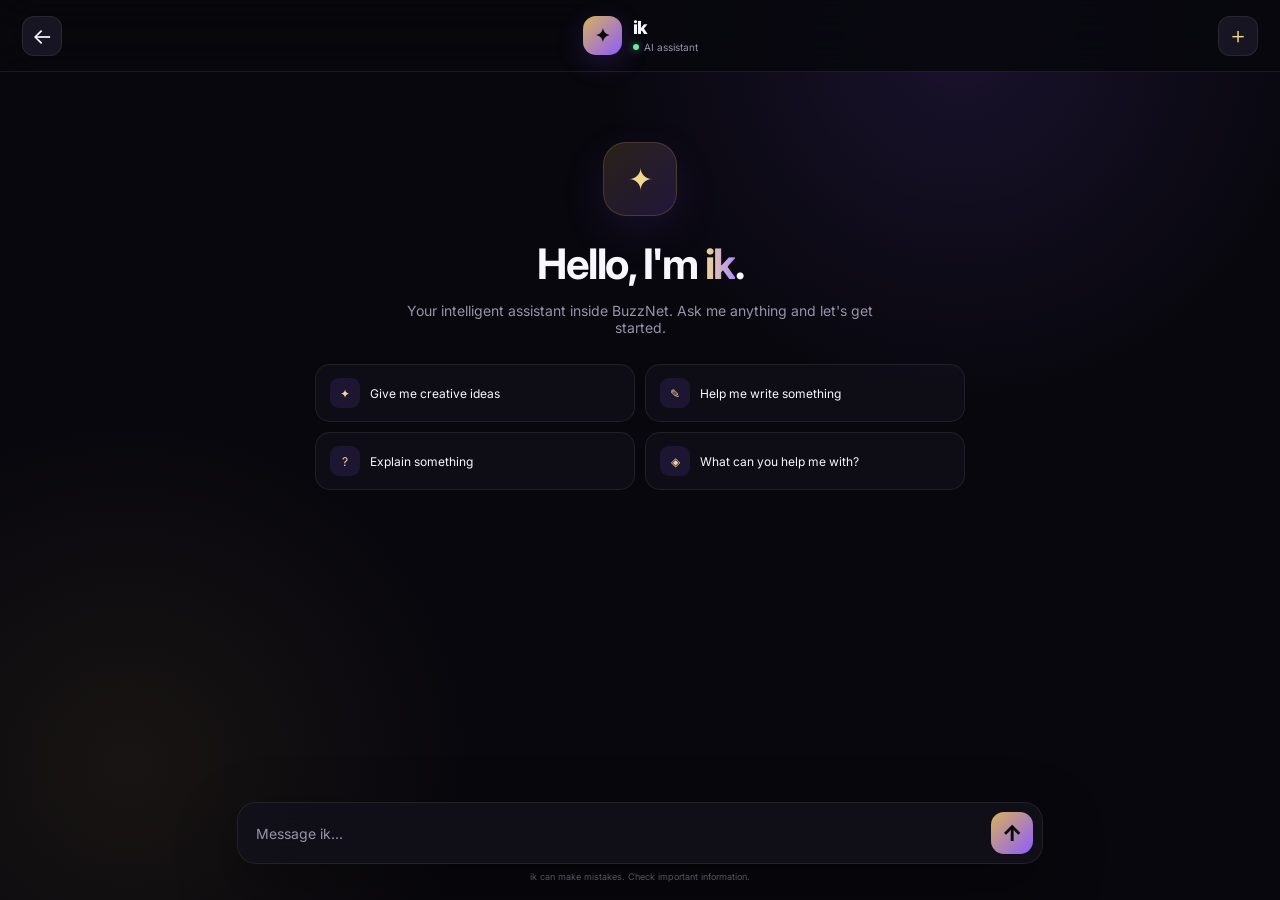
<file: ik.html>
<!DOCTYPE html><html lang="en">
<head>
    <meta charset="UTF-8">
    <meta name="viewport" content="width=device-width, initial-scale=1.0">
    <meta name="theme-color" content="#08070d">
    <meta name="description" content="ik — your AI assistant inside BuzzNet."><title>ik · BuzzNet</title>

<link rel="preconnect" href="https://fonts.googleapis.com">
<link rel="preconnect" href="https://fonts.gstatic.com" crossorigin>

<link
    href="https://fonts.googleapis.com/css2?family=Inter:wght@400;500;600;700;800&display=swap"
    rel="stylesheet"
>

<link rel="stylesheet" href="ik.css">

</head><body><!-- ================= TOP BAR ================= -->

<header class="ik-topbar">

    <a href="index.html" class="back-button" aria-label="Back to BuzzNet">
        ←
    </a>

    <div class="ik-brand">

        <div class="ik-logo">
            ✦
        </div>

        <div>
            <div class="ik-name">ik</div>
            <div class="ik-status">
                <span class="status-dot"></span>
                AI assistant
            </div>
        </div>

    </div>

    <button
        class="new-chat-button"
        id="newChatButton"
        aria-label="Start a new conversation"
    >
        ＋
    </button>

</header>


<!-- ================= CHAT ================= -->

<main class="ik-main">

    <section
        class="chat-area"
        id="chatArea"
        aria-live="polite"
    >

        <!-- Welcome Screen -->

        <div class="ik-welcome" id="ikWelcome">

            <div class="welcome-logo">
                ✦
            </div>

            <h1>Hello, I'm <span>ik</span>.</h1>

            <p>
                Your intelligent assistant inside BuzzNet.
                Ask me anything and let's get started.
            </p>


            <!-- Suggested prompts -->

            <div class="suggestions">

                <button
                    class="suggestion"
                    data-prompt="Give me some creative ideas."
                >
                    <span>✦</span>
                    Give me creative ideas
                </button>

                <button
                    class="suggestion"
                    data-prompt="Help me write something."
                >
                    <span>✎</span>
                    Help me write something
                </button>

                <button
                    class="suggestion"
                    data-prompt="Explain something to me simply."
                >
                    <span>?</span>
                    Explain something
                </button>

                <button
                    class="suggestion"
                    data-prompt="What can you help me with?"
                >
                    <span>◈</span>
                    What can you help me with?
                </button>

            </div>

        </div>


        <!-- Messages are inserted here by ik.js -->

        <div
            class="messages"
            id="messages"
        ></div>


        <!-- Typing indicator -->

        <div
            class="typing-indicator"
            id="typingIndicator"
            aria-hidden="true"
        >

            <div class="message-avatar">
                ✦
            </div>

            <div class="typing-bubble">
                <span></span>
                <span></span>
                <span></span>
            </div>

        </div>

    </section>


    <!-- ================= INPUT ================= -->

    <section class="composer-area">

        <div class="composer">

            <textarea
                id="messageInput"
                rows="1"
                maxlength="4000"
                placeholder="Message ik..."
                aria-label="Message ik"
            ></textarea>

            <button
                id="sendButton"
                class="send-button"
                aria-label="Send message"
            >
                ↑
            </button>

        </div>

        <p class="composer-note">
            ik can make mistakes. Check important information.
        </p>

    </section>

</main>


<!-- ================= SCRIPT ================= -->

<script src="ik.js"></script>

</body>
</html>
</file>
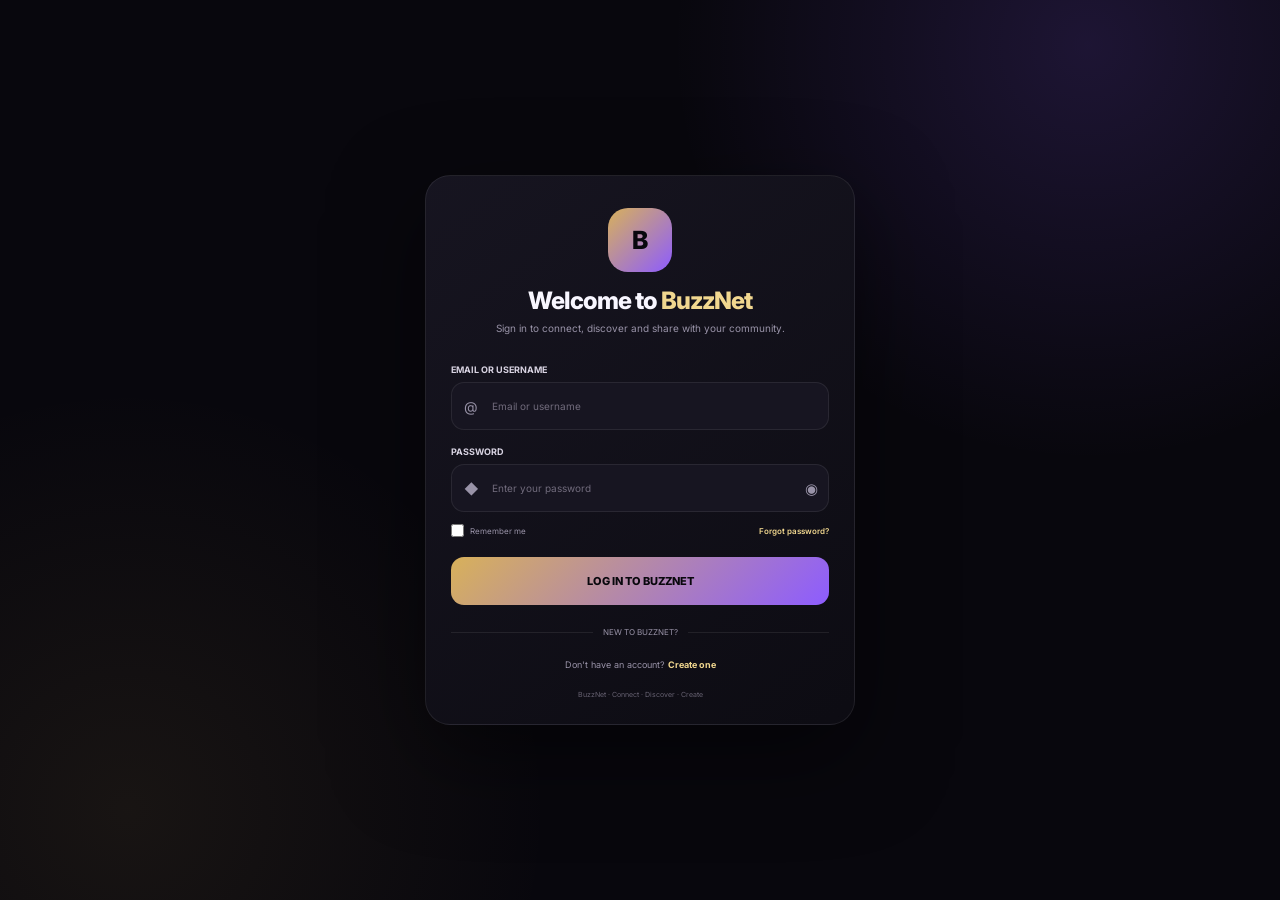
<file: login.html>
<!DOCTYPE html><html lang="en">
<head>
    <meta charset="UTF-8">
    <meta name="viewport" content="width=device-width, initial-scale=1.0">
    <meta name="theme-color" content="#08070d"><title>Login · BuzzNet</title>

<link rel="preconnect" href="https://fonts.googleapis.com">
<link rel="preconnect" href="https://fonts.gstatic.com" crossorigin>

<link
    href="https://fonts.googleapis.com/css2?family=Inter:wght@400;500;600;700;800&display=swap"
    rel="stylesheet"
>

<style>

    :root {
        --bg: #08070d;
        --surface: #111019;
        --surface-2: #171521;

        --text: #f8f6ff;
        --muted: #9993a8;

        --gold: #d8b15a;
        --gold-light: #f1d78f;

        --purple: #8d5cff;

        --border: rgba(255,255,255,0.08);

        --danger: #ff667a;
        --success: #6ee7a0;
    }


    * {
        margin: 0;
        padding: 0;
        box-sizing: border-box;
    }


    body {

        min-height: 100vh;

        display: flex;
        align-items: center;
        justify-content: center;

        padding: 20px 15px;

        background:
            radial-gradient(
                circle at 85% 5%,
                rgba(141,92,255,0.16),
                transparent 30%
            ),
            radial-gradient(
                circle at 10% 90%,
                rgba(216,177,90,0.08),
                transparent 30%
            ),
            var(--bg);

        color: var(--text);

        font-family: "Inter", sans-serif;
    }


    button,
    input {
        font: inherit;
    }


    button {
        border: 0;
        cursor: pointer;
    }


    a {
        color: inherit;
        text-decoration: none;
    }


    /* ================================
       LOGIN CARD
       ================================ */

    .login-card {

        width:
            min(430px, 100%);

        padding:
            32px 25px 25px;

        border-radius: 25px;

        background:
            linear-gradient(
                145deg,
                rgba(23,21,33,0.98),
                rgba(13,12,19,0.98)
            );

        border:
            1px solid var(--border);

        box-shadow:
            0 30px 90px rgba(0,0,0,0.5);

        backdrop-filter:
            blur(20px);
    }


    /* ================================
       BRAND
       ================================ */

    .brand {
        text-align: center;
        margin-bottom: 28px;
    }


    .brand-icon {

        width: 64px;
        height: 64px;

        display: grid;
        place-items: center;

        margin: auto;

        border-radius: 20px;

        background:
            linear-gradient(
                135deg,
                var(--gold),
                var(--purple)
            );

        color: #09080d;

        font-size: 25px;

        font-weight: 800;
    }


    .brand h1 {

        margin-top: 14px;

        font-size: 24px;

        font-weight: 800;

        letter-spacing: -0.04em;
    }


    .brand h1 span {
        color: var(--gold-light);
    }


    .brand p {

        margin-top: 6px;

        color: var(--muted);

        font-size: 10px;

        line-height: 1.5;
    }


    /* ================================
       FORM
       ================================ */

    .form-group {
        margin-top: 16px;
    }


    .form-group label {

        display: block;

        margin-bottom: 7px;

        color: #d8d3e2;

        font-size: 9px;

        font-weight: 700;
    }


    .input-wrap {
        position: relative;
    }


    .input-icon {

        position: absolute;

        left: 13px;
        top: 50%;

        transform:
            translateY(-50%);

        color: var(--muted);

        font-size: 14px;

        pointer-events: none;
    }


    .input-wrap input {

        width: 100%;
        height: 48px;

        padding:
            0 13px 0 40px;

        border-radius: 13px;

        background: var(--surface-2);

        border:
            1px solid var(--border);

        outline: none;

        color: var(--text);

        font-size: 10px;

        transition: 0.2s ease;
    }


    .input-wrap input:focus {

        border-color:
            rgba(141,92,255,0.55);

        box-shadow:
            0 0 0 3px
            rgba(141,92,255,0.08);
    }


    .input-wrap input::placeholder {
        color: #716b7c;
    }


    .password-wrap input {
        padding-right: 42px;
    }


    .password-toggle {

        position: absolute;

        right: 11px;
        top: 50%;

        transform:
            translateY(-50%);

        background: transparent;

        color: var(--muted);

        font-size: 15px;
    }


    /* ================================
       OPTIONS
       ================================ */

    .options {

        display: flex;

        align-items: center;

        justify-content: space-between;

        margin-top: 12px;
    }


    .remember {

        display: flex;

        align-items: center;

        gap: 6px;

        color: var(--muted);

        font-size: 8px;
    }


    .remember input {
        accent-color: var(--purple);
    }


    .forgot {

        color: var(--gold-light);

        font-size: 8px;

        font-weight: 600;
    }


    /* ================================
       LOGIN BUTTON
       ================================ */

    .login-btn {

        width: 100%;
        height: 48px;

        margin-top: 20px;

        border-radius: 13px;

        background:
            linear-gradient(
                135deg,
                var(--gold),
                var(--purple)
            );

        color: #09080d;

        font-size: 11px;

        font-weight: 800;

        transition: 0.2s ease;
    }


    .login-btn:hover {
        transform: translateY(-1px);
    }


    .login-btn:disabled {

        opacity: 0.45;

        cursor: not-allowed;

        transform: none;
    }


    /* ================================
       MESSAGE
       ================================ */

    .form-message {

        display: none;

        margin-top: 12px;

        padding: 10px;

        border-radius: 10px;

        font-size: 8px;

        line-height: 1.5;
    }


    .form-message.error {

        display: block;

        color: var(--danger);

        background:
            rgba(255,102,122,0.07);

        border:
            1px solid
            rgba(255,102,122,0.14);
    }


    .form-message.success {

        display: block;

        color: var(--success);

        background:
            rgba(110,231,160,0.07);

        border:
            1px solid
            rgba(110,231,160,0.14);
    }


    /* ================================
       DIVIDER
       ================================ */

    .divider {

        display: flex;

        align-items: center;

        gap: 10px;

        margin: 22px 0;
    }


    .divider::before,
    .divider::after {

        content: "";

        height: 1px;

        flex: 1;

        background:
            var(--border);
    }


    .divider span {

        color: var(--muted);

        font-size: 8px;
    }


    /* ================================
       SIGN UP
       ================================ */

    .signup-text {

        text-align: center;

        color: var(--muted);

        font-size: 9px;
    }


    .signup-text a {

        color: var(--gold-light);

        font-weight: 700;
    }


    .footer {

        margin-top: 20px;

        text-align: center;

        color: #666171;

        font-size: 7px;
    }


    /* ================================
       FORGOT PASSWORD MODAL
       ================================ */

    .modal {

        position: fixed;

        inset: 0;

        z-index: 100;

        display: none;

        align-items: center;

        justify-content: center;

        padding: 15px;

        background:
            rgba(0,0,0,0.72);

        backdrop-filter: blur(8px);
    }


    .modal.show {
        display: flex;
    }


    .modal-card {

        width:
            min(390px, 100%);

        padding: 22px;

        border-radius: 20px;

        background:
            var(--surface);

        border:
            1px solid var(--border);

        box-shadow:
            0 30px 80px
            rgba(0,0,0,0.55);
    }


    .modal-card h2 {
        font-size: 17px;
    }


    .modal-card p {

        margin-top: 6px;

        color: var(--muted);

        font-size: 9px;

        line-height: 1.5;
    }


    .reset-input {

        width: 100%;

        height: 45px;

        margin-top: 15px;

        padding: 0 12px;

        border-radius: 12px;

        background:
            var(--surface-2);

        border:
            1px solid var(--border);

        outline: none;

        color: var(--text);

        font-size: 10px;
    }


    .modal-actions {

        display: flex;

        gap: 8px;

        margin-top: 12px;
    }


    .modal-actions button {

        flex: 1;

        height: 43px;

        border-radius: 11px;

        font-size: 9px;

        font-weight: 700;
    }


    .cancel-btn {

        background:
            var(--surface-2);

        color: var(--text);
    }


    .reset-btn {

        background:
            linear-gradient(
                135deg,
                var(--gold),
                var(--purple)
            );

        color: #09080d;
    }


    @media (max-width: 420px) {

        .login-card {
            padding:
                26px 18px 21px;
        }

    }

</style>

</head><body><main class="login-card">


    <!-- BRAND -->

    <div class="brand">

        <div class="brand-icon">
            B
        </div>

        <h1>
            Welcome to <span>BuzzNet</span>
        </h1>

        <p>
            Sign in to connect, discover and
            share with your community.
        </p>

    </div>



    <!-- LOGIN FORM -->

    <form id="loginForm" novalidate>


        <div class="form-group">

            <label for="identifier">
                EMAIL OR USERNAME
            </label>

            <div class="input-wrap">

                <span class="input-icon">
                    @
                </span>

                <input
                    type="text"
                    id="identifier"
                    placeholder="Email or username"
                    autocomplete="username"
                >

            </div>

        </div>



        <div class="form-group">

            <label for="password">
                PASSWORD
            </label>

            <div class="input-wrap password-wrap">

                <span class="input-icon">
                    ◆
                </span>

                <input
                    type="password"
                    id="password"
                    placeholder="Enter your password"
                    autocomplete="current-password"
                >

                <button
                    type="button"
                    class="password-toggle"
                    id="passwordToggle"
                    aria-label="Show password"
                >
                    ◉
                </button>

            </div>

        </div>



        <div class="options">

            <label class="remember">

                <input
                    type="checkbox"
                    id="remember"
                >

                Remember me

            </label>


            <a
                href="#"
                class="forgot"
                id="forgotPassword"
            >
                Forgot password?
            </a>

        </div>



        <div
            class="form-message"
            id="formMessage"
        ></div>



        <button
            type="submit"
            class="login-btn"
            id="loginBtn"
        >
            LOG IN TO BUZZNET
        </button>

    </form>



    <div class="divider">

        <span>
            NEW TO BUZZNET?
        </span>

    </div>



    <div class="signup-text">

        Don't have an account?

        <a href="signup.html">
            Create one
        </a>

    </div>


    <div class="footer">
        BuzzNet · Connect · Discover · Create
    </div>

</main>



<!-- FORGOT PASSWORD MODAL -->

<div
    class="modal"
    id="resetModal"
>

    <div class="modal-card">

        <h2>
            Reset password
        </h2>

        <p>
            Enter your email address and we'll
            prepare a password-reset request.
        </p>


        <input
            type="email"
            id="resetEmail"
            class="reset-input"
            placeholder="Enter your email"
            autocomplete="email"
        >


        <div class="modal-actions">

            <button
                type="button"
                class="cancel-btn"
                id="cancelReset"
            >
                Cancel
            </button>

            <button
                type="button"
                class="reset-btn"
                id="resetBtn"
            >
                Continue
            </button>

        </div>

    </div>

</div>



<script>

    const loginForm =
        document.getElementById(
            "loginForm"
        );

    const identifier =
        document.getElementById(
            "identifier"
        );

    const password =
        document.getElementById(
            "password"
        );

    const passwordToggle =
        document.getElementById(
            "passwordToggle"
        );

    const remember =
        document.getElementById(
            "remember"
        );

    const loginBtn =
        document.getElementById(
            "loginBtn"
        );

    const formMessage =
        document.getElementById(
            "formMessage"
        );


    /* ================================
       PASSWORD VISIBILITY
       ================================ */

    passwordToggle.addEventListener(
        "click",
        () => {

            if (
                password.type ===
                "password"
            ) {

                password.type =
                    "text";

                passwordToggle.textContent =
                    "◌";

            } else {

                password.type =
                    "password";

                passwordToggle.textContent =
                    "◉";

            }

        }
    );


    /* ================================
       MESSAGE
       ================================ */

    function showMessage(
        text,
        type
    ) {

        formMessage.textContent =
            text;

        formMessage.className =
            "form-message " + type;

    }


    /* ================================
       LOGIN
       ================================ */

    loginForm.addEventListener(
        "submit",
        event => {

            event.preventDefault();


            const user =
                identifier.value.trim();

            const pass =
                password.value;


            if (!user) {

                showMessage(
                    "Enter your email or username.",
                    "error"
                );

                identifier.focus();

                return;

            }


            if (!pass) {

                showMessage(
                    "Enter your password.",
                    "error"
                );

                password.focus();

                return;

            }


            loginBtn.disabled =
                true;

            loginBtn.textContent =
                "SIGNING IN...";


            setTimeout(
                () => {

                    /*
                     * Demo authentication only.
                     * Real authentication will be
                     * connected to the BuzzNet backend.
                     */

                    showMessage(
                        "Login information is valid. Real authentication will be connected when BuzzNet's backend is added.",
                        "success"
                    );


                    loginBtn.disabled =
                        false;

                    loginBtn.textContent =
                        "LOG IN TO BUZZNET";

                },
                900
            );

        }
    );


    /* ================================
       FORGOT PASSWORD
       ================================ */

    const forgotPassword =
        document.getElementById(
            "forgotPassword"
        );

    const resetModal =
        document.getElementById(
            "resetModal"
        );

    const cancelReset =
        document.getElementById(
            "cancelReset"
        );

    const resetBtn =
        document.getElementById(
            "resetBtn"
        );

    const resetEmail =
        document.getElementById(
            "resetEmail"
        );


    forgotPassword.addEventListener(
        "click",
        event => {

            event.preventDefault();

            resetModal.classList.add(
                "show"
            );

            setTimeout(
                () => resetEmail.focus(),
                100
            );

        }
    );


    cancelReset.addEventListener(
        "click",
        () => {

            resetModal.classList.remove(
                "show"
            );

            resetEmail.value = "";

        }
    );


    resetBtn.addEventListener(
        "click",
        () => {

            const email =
                resetEmail.value.trim();


            if (
                !/^[^\s@]+@[^\s@]+\.[^\s@]+$/
                    .test(email)
            ) {

                resetEmail.focus();

                return;

            }


            resetBtn.textContent =
                "PROCESSING...";


            setTimeout(
                () => {

                    resetBtn.textContent =
                        "Continue";

                    resetModal.classList.remove(
                        "show"
                    );

                    resetEmail.value = "";

                    showMessage(
                        "Password reset request received. Real email recovery will be connected with the backend.",
                        "success"
                    );

                },
                900
            );

        }
    );


    resetModal.addEventListener(
        "click",
        event => {

            if (
                event.target ===
                resetModal
            ) {

                resetModal.classList.remove(
                    "show"
                );

            }

        }
    );

</script>

</body>
</html>
</file>
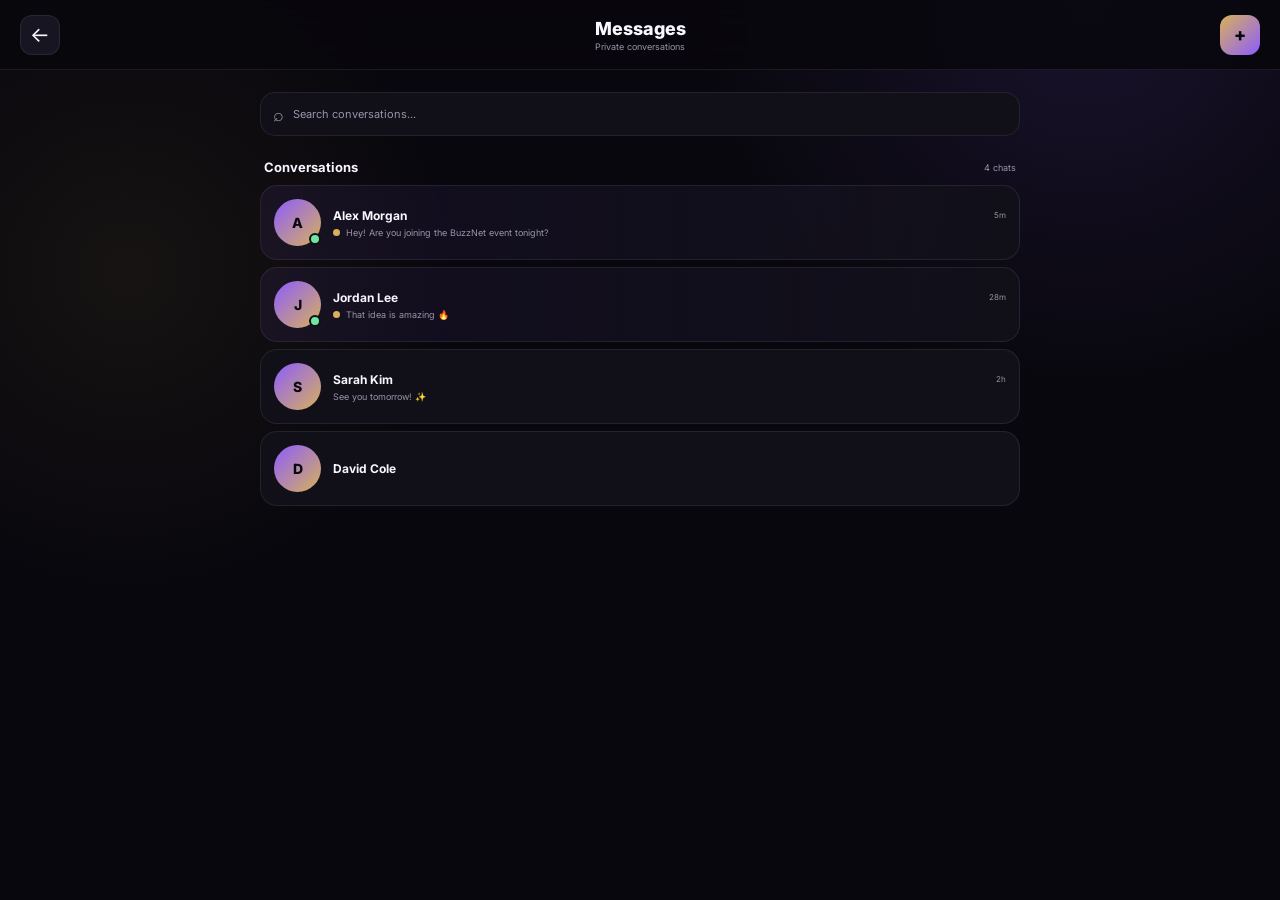
<file: messages.html>
<!DOCTYPE html><html lang="en">
<head>
    <meta charset="UTF-8">
    <meta name="viewport" content="width=device-width, initial-scale=1.0">
    <meta name="theme-color" content="#08070d"><title>Messages · BuzzNet</title>

<link rel="preconnect" href="https://fonts.googleapis.com">
<link rel="preconnect" href="https://fonts.gstatic.com" crossorigin>

<link
    href="https://fonts.googleapis.com/css2?family=Inter:wght@400;500;600;700;800&display=swap"
    rel="stylesheet"
>

<style>

    :root {
        --bg: #08070d;
        --surface: #111019;
        --surface-2: #171521;
        --surface-3: #211d2c;

        --text: #f8f6ff;
        --muted: #9993a8;

        --gold: #d8b15a;
        --gold-light: #f1d78f;

        --purple: #8d5cff;
        --purple-light: #b28cff;

        --border: rgba(255,255,255,0.08);
    }


    * {
        margin: 0;
        padding: 0;
        box-sizing: border-box;
    }


    body {
        min-height: 100vh;
        padding-bottom: 95px;

        background:
            radial-gradient(
                circle at 85% 0%,
                rgba(141,92,255,0.13),
                transparent 28%
            ),
            radial-gradient(
                circle at 10% 30%,
                rgba(216,177,90,0.07),
                transparent 25%
            ),
            var(--bg);

        color: var(--text);

        font-family: "Inter", sans-serif;
    }


    button,
    input {
        font: inherit;
    }


    button {
        border: 0;
        cursor: pointer;
    }


    a {
        color: inherit;
        text-decoration: none;
    }


    /* =================================================
       TOP BAR
       ================================================= */

    .topbar {

        position: sticky;
        top: 0;
        z-index: 100;

        height: 70px;

        display: flex;
        align-items: center;
        justify-content: space-between;

        padding: 0 20px;

        background:
            rgba(8,7,13,0.88);

        border-bottom:
            1px solid var(--border);

        backdrop-filter: blur(20px);
        -webkit-backdrop-filter: blur(20px);
    }


    .back-btn {

        width: 40px;
        height: 40px;

        display: grid;
        place-items: center;

        border-radius: 12px;

        background:
            var(--surface-2);

        border:
            1px solid var(--border);

        color: var(--text);

        font-size: 21px;
    }


    .title {
        text-align: center;
    }


    .title h1 {

        font-size: 18px;
        font-weight: 800;
    }


    .title p {

        margin-top: 2px;

        color:
            var(--muted);

        font-size: 9px;
    }


    .compose-btn {

        width: 40px;
        height: 40px;

        display: grid;
        place-items: center;

        border-radius: 12px;

        background:
            linear-gradient(
                135deg,
                var(--gold),
                var(--purple)
            );

        color:
            #09080d;

        font-size: 18px;

        font-weight: 800;
    }


    /* =================================================
       MAIN
       ================================================= */

    .container {

        width:
            min(760px, calc(100% - 24px));

        margin: auto;

        padding-top: 22px;
    }


    /* =================================================
       SEARCH
       ================================================= */

    .search {

        display: flex;

        align-items: center;

        gap: 9px;

        padding:
            4px 12px;

        border-radius: 15px;

        background:
            var(--surface);

        border:
            1px solid var(--border);
    }


    .search-icon {

        color:
            var(--muted);

        font-size: 18px;
    }


    #searchInput {

        width: 100%;

        padding:
            10px 0;

        background:
            transparent;

        border: 0;

        outline: 0;

        color:
            var(--text);

        font-size: 11px;
    }


    #searchInput::placeholder {
        color: var(--muted);
    }


    /* =================================================
       MESSAGE LIST
       ================================================= */

    .section {

        margin-top: 23px;
    }


    .section-title {

        display: flex;

        align-items: center;

        justify-content: space-between;

        margin:
            0 4px 10px;
    }


    .section-title h2 {

        font-size: 13px;
    }


    .section-title span {

        color:
            var(--muted);

        font-size: 9px;
    }


    .message-list {

        display: flex;

        flex-direction: column;

        gap: 7px;
    }


    .message {

        position: relative;

        display: flex;

        align-items: center;

        gap: 12px;

        padding:
            13px;

        border-radius: 17px;

        background:
            var(--surface);

        border:
            1px solid var(--border);

        cursor: pointer;

        transition:
            0.2s ease;
    }


    .message:hover {

        transform:
            translateY(-1px);

        border-color:
            rgba(141,92,255,0.25);
    }


    .message.unread {

        background:
            linear-gradient(
                90deg,
                rgba(141,92,255,0.08),
                var(--surface)
            );
    }


    .avatar {

        position: relative;

        width: 47px;
        height: 47px;

        flex: 0 0 47px;

        display: grid;

        place-items: center;

        border-radius: 50%;

        background:
            linear-gradient(
                135deg,
                var(--purple),
                var(--gold)
            );

        color:
            #09080d;

        font-size: 14px;

        font-weight: 800;
    }


    .online {

        position: absolute;

        right: 0;
        bottom: 1px;

        width: 12px;
        height: 12px;

        border-radius: 50%;

        background:
            #6ee7a0;

        border:
            2px solid var(--surface);
    }


    .message-info {

        flex: 1;

        min-width: 0;
    }


    .message-top {

        display: flex;

        align-items: center;

        justify-content: space-between;

        gap: 10px;
    }


    .message-name {

        font-size: 12px;

        font-weight: 700;

        white-space: nowrap;

        overflow: hidden;

        text-overflow: ellipsis;
    }


    .message-time {

        flex: 0 0 auto;

        color:
            var(--muted);

        font-size: 8px;
    }


    .message-preview {

        display: flex;

        align-items: center;

        gap: 6px;

        margin-top: 4px;

        color:
            var(--muted);

        font-size: 9px;

        white-space: nowrap;

        overflow: hidden;

        text-overflow: ellipsis;
    }


    .unread-dot {

        width: 7px;
        height: 7px;

        flex: 0 0 7px;

        border-radius: 50%;

        background:
            var(--gold);
    }


    /* =================================================
       EMPTY SEARCH
       ================================================= */

    .empty {

        display: none;

        padding:
            45px 20px;

        text-align: center;
    }


    .empty-icon {

        width: 58px;
        height: 58px;

        display: grid;
        place-items: center;

        margin: auto;

        border-radius: 18px;

        background:
            rgba(141,92,255,0.1);

        color:
            var(--gold-light);

        font-size: 25px;
    }


    .empty h2 {

        margin-top: 14px;

        font-size: 17px;
    }


    .empty p {

        margin-top: 6px;

        color:
            var(--muted);

        font-size: 10px;
    }


    /* =================================================
       CHAT MODAL
       ================================================= */

    .chat-overlay {

        position: fixed;

        inset: 0;

        z-index: 500;

        display: none;

        background:
            var(--bg);
    }


    .chat-overlay.show {
        display: flex;

        flex-direction: column;
    }


    .chat-header {

        height: 68px;

        display: flex;

        align-items: center;

        gap: 10px;

        padding:
            0 15px;

        background:
            rgba(17,16,25,0.95);

        border-bottom:
            1px solid var(--border);

        backdrop-filter:
            blur(20px);
    }


    .chat-back {

        width: 38px;
        height: 38px;

        display: grid;
        place-items: center;

        border-radius: 11px;

        background:
            var(--surface-2);

        color:
            var(--text);

        font-size: 19px;
    }


    .chat-avatar {

        width: 39px;
        height: 39px;

        display: grid;
        place-items: center;

        border-radius: 50%;

        background:
            linear-gradient(
                135deg,
                var(--purple),
                var(--gold)
            );

        color:
            #09080d;

        font-size: 11px;

        font-weight: 800;
    }


    .chat-user {

        flex: 1;
    }


    .chat-user strong {

        display: block;

        font-size: 11px;
    }


    .chat-user span {

        display: block;

        margin-top: 2px;

        color:
            #6ee7a0;

        font-size: 8px;
    }


    .chat-body {

        flex: 1;

        overflow-y: auto;

        padding:
            20px 15px;
    }


    .date-divider {

        margin:
            8px 0 18px;

        text-align: center;

        color:
            var(--muted);

        font-size: 8px;
    }


    .bubble-row {

        display: flex;

        margin-bottom: 10px;
    }


    .bubble-row.me {

        justify-content: flex-end;
    }


    .bubble {

        max-width: 78%;

        padding:
            10px 12px;

        border-radius: 15px;

        background:
            var(--surface-2);

        color:
            #ddd9e7;

        font-size: 10px;

        line-height: 1.55;
    }


    .bubble-row.me .bubble {

        background:
            linear-gradient(
                135deg,
                rgba(141,92,255,0.8),
                rgba(216,177,90,0.75)
            );

        color:
            #09080d;
    }


    .chat-input-area {

        display: flex;

        gap: 8px;

        padding:
            10px;

        background:
            rgba(17,16,25,0.98);

        border-top:
            1px solid var(--border);
    }


    #chatInput {

        flex: 1;

        min-width: 0;

        padding:
            11px 13px;

        border-radius: 13px;

        background:
            var(--surface-2);

        border:
            1px solid var(--border);

        outline: 0;

        color:
            var(--text);

        font-size: 10px;
    }


    #chatInput::placeholder {
        color: var(--muted);
    }


    .send-btn {

        width: 43px;
        height: 43px;

        flex: 0 0 43px;

        border-radius: 13px;

        background:
            linear-gradient(
                135deg,
                var(--gold),
                var(--purple)
            );

        color:
            #09080d;

        font-weight: 800;
    }


    /* =================================================
       COMPOSE MODAL
       ================================================= */

    .compose-overlay {

        position: fixed;

        inset: 0;

        z-index: 600;

        display: none;

        align-items: flex-end;

        justify-content: center;

        padding: 15px;

        background:
            rgba(0,0,0,0.68);

        backdrop-filter:
            blur(8px);
    }


    .compose-overlay.show {
        display: flex;
    }


    .compose-card {

        width:
            min(500px,100%);

        padding: 20px;

        border-radius:
            22px 22px 16px 16px;

        background:
            var(--surface);

        border:
            1px solid var(--border);
    }


    .compose-card h2 {

        font-size: 17px;
    }


    .compose-card p {

        margin-top: 5px;

        color:
            var(--muted);

        font-size: 9px;
    }


    .compose-input {

        width: 100%;

        margin-top: 15px;

        padding:
            12px;

        border-radius: 12px;

        background:
            var(--surface-2);

        border:
            1px solid var(--border);

        outline: 0;

        color:
            var(--text);

        font-size: 10px;
    }


    .compose-actions {

        display: flex;

        gap: 8px;

        margin-top: 12px;
    }


    .compose-actions button {

        flex: 1;

        padding: 11px;

        border-radius: 11px;

        font-size: 10px;

        font-weight: 700;
    }


    .cancel-compose {

        background:
            var(--surface-2);

        color:
            var(--text);
    }


    .start-chat {

        background:
            linear-gradient(
                135deg,
                var(--gold),
                var(--purple)
            );

        color:
            #09080d;
    }


    /* =================================================
       BOTTOM NAV
       ================================================= */

    .bottom-nav {

        position: fixed;

        left: 50%;
        bottom: 10px;

        z-index: 200;

        width:
            min(650px, calc(100% - 22px));

        height: 65px;

        transform:
            translateX(-50%);

        display: flex;

        align-items: center;

        justify-content:
            space-around;

        padding: 5px;

        background:
            rgba(17,16,25,0.95);

        border:
            1px solid var(--border);

        border-radius: 21px;

        box-shadow:
            0 15px 50px rgba(0,0,0,0.55);

        backdrop-filter: blur(20px);
        -webkit-backdrop-filter: blur(20px);
    }


    .nav-item {

        min-width: 55px;
        height: 53px;

        display: flex;

        flex-direction: column;

        align-items: center;

        justify-content: center;

        gap: 2px;

        border-radius: 15px;

        color:
            var(--muted);

        font-size: 9px;

        font-weight: 600;
    }


    .nav-item.active {

        color:
            var(--gold-light);

        background:
            rgba(216,177,90,0.08);
    }


    .nav-icon {

        font-size: 19px;

        line-height: 1;
    }


    .ik-nav-icon {

        width: 34px;
        height: 34px;

        display: grid;
        place-items: center;

        border-radius: 11px;

        background:
            linear-gradient(
                135deg,
                var(--gold),
                var(--purple)
            );

        color:
            #09080d;

        font-weight: 800;
    }


    /* =================================================
       RESPONSIVE
       ================================================= */

    @media (max-width: 520px) {

        .topbar {
            padding: 0 12px;
        }

        .container {
            width:
                calc(100% - 18px);
        }

        .bottom-nav {
            width:
                calc(100% - 14px);
        }

    }

</style>

</head><body><!-- =================================================
     TOP BAR
     ================================================= -->

<header class="topbar">

    <a
        href="index.html"
        class="back-btn"
        aria-label="Back"
    >
        ←
    </a>


    <div class="title">

        <h1>Messages</h1>

        <p>Private conversations</p>

    </div>


    <button
        class="compose-btn"
        id="composeBtn"
        aria-label="New message"
    >
        +
    </button>

</header>



<!-- =================================================
     MAIN
     ================================================= -->

<main class="container">


    <!-- Search -->

    <div class="search">

        <span class="search-icon">
            ⌕
        </span>

        <input
            type="search"
            id="searchInput"
            placeholder="Search conversations..."
            autocomplete="off"
        >

    </div>



    <!-- Conversations -->

    <section class="section">

        <div class="section-title">

            <h2>
                Conversations
            </h2>

            <span id="conversationCount">
                4 chats
            </span>

        </div>


        <div
            class="message-list"
            id="messageList"
        >


            <!-- Alex -->

            <article
                class="message unread"
                data-name="Alex Morgan"
                data-username="@alexm"
                data-letter="A"
            >

                <div class="avatar">

                    A

                    <span class="online"></span>

                </div>


                <div class="message-info">

                    <div class="message-top">

                        <span class="message-name">
                            Alex Morgan
                        </span>

                        <span class="message-time">
                            5m
                        </span>

                    </div>


                    <div class="message-preview">

                        <span class="unread-dot"></span>

                        Hey! Are you joining the
                        BuzzNet event tonight?

                    </div>

                </div>

            </article>



            <!-- Jordan -->

            <article
                class="message unread"
                data-name="Jordan Lee"
                data-username="@jordanl"
                data-letter="J"
            >

                <div class="avatar">

                    J

                    <span class="online"></span>

                </div>


                <div class="message-info">

                    <div class="message-top">

                        <span class="message-name">
                            Jordan Lee
                        </span>

                        <span class="message-time">
                            28m
                        </span>

                    </div>


                    <div class="message-preview">

                        <span class="unread-dot"></span>

                        That idea is amazing 🔥

                    </div>

                </div>

            </article>



            <!-- Sarah -->

            <article
                class="message"
                data-name="Sarah Kim"
                data-username="@sarahk"
                data-letter="S"
            >

                <div class="avatar">

                    S

                </div>


                <div class="message-info">

                    <div class="message-top">

                        <span class="message-name">
                            Sarah Kim
                        </span>

                        <span class="message-time">
                            2h
                        </span>

                    </div>


                    <div class="message-preview">

                        See you tomorrow! ✨

                    </div>

                </div>

            </article>



            <!-- David -->

            <article
                class="message"
                data-name="David Cole"
                data-username="@davidc"
                data-letter="D"
            >

                <div class="avatar">

                    D

                </div>


                <div class="message-info">

                    <div class="message-top">

                        <span class="message-name">
                            David Cole
</file>
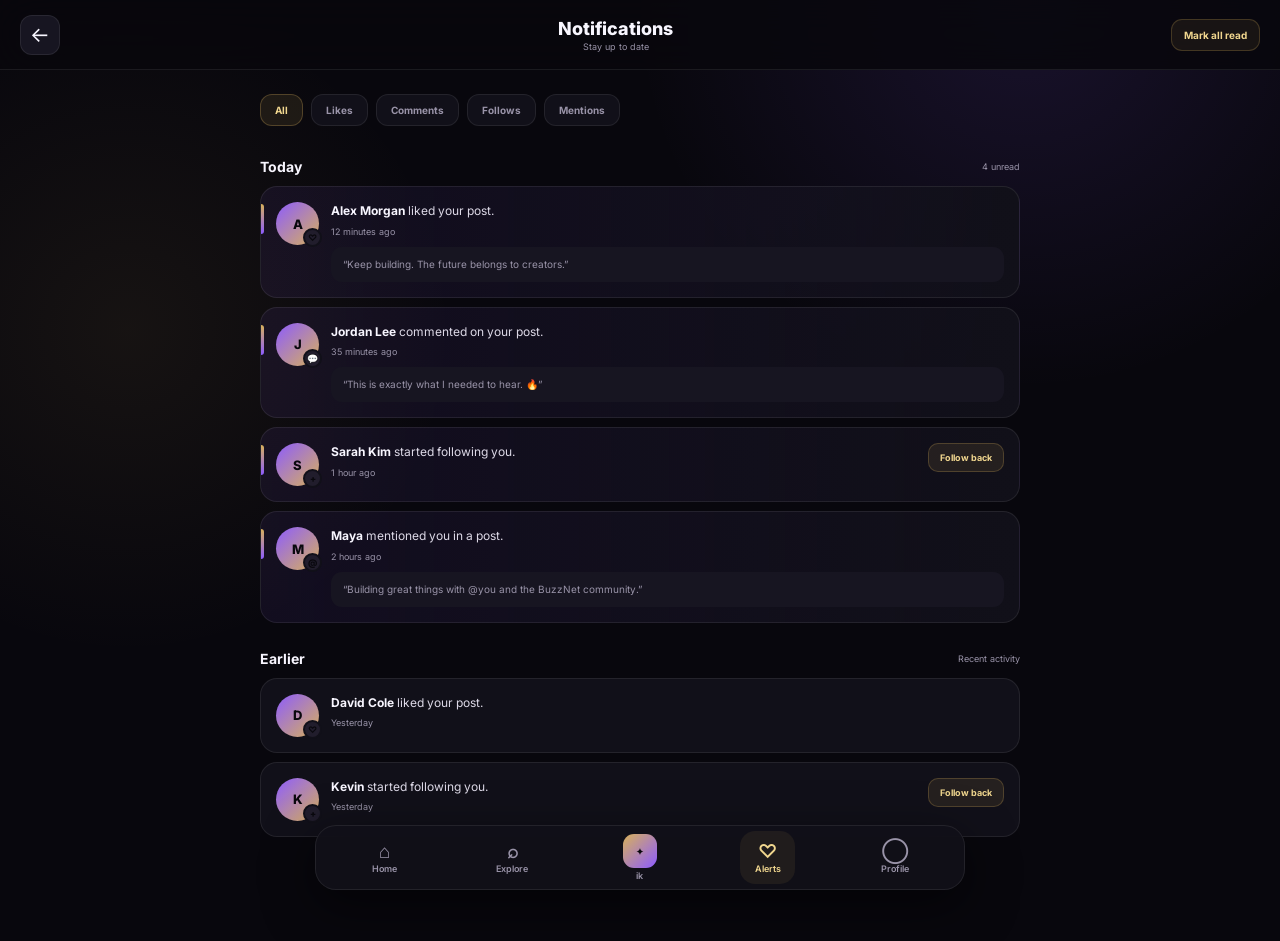
<file: notifications.html>
<!DOCTYPE html><html lang="en">
<head>
    <meta charset="UTF-8">
    <meta name="viewport" content="width=device-width, initial-scale=1.0">
    <meta name="theme-color" content="#08070d"><title>Notifications · BuzzNet</title>

<link rel="preconnect" href="https://fonts.googleapis.com">
<link rel="preconnect" href="https://fonts.gstatic.com" crossorigin>

<link
    href="https://fonts.googleapis.com/css2?family=Inter:wght@400;500;600;700;800&display=swap"
    rel="stylesheet"
>

<style>

    :root {
        --bg: #08070d;
        --surface: #111019;
        --surface-2: #171521;
        --surface-3: #211d2c;

        --text: #f8f6ff;
        --muted: #9993a8;

        --gold: #d8b15a;
        --gold-light: #f1d78f;

        --purple: #8d5cff;
        --purple-light: #b28cff;

        --border: rgba(255,255,255,0.08);
    }


    * {
        margin: 0;
        padding: 0;
        box-sizing: border-box;
    }


    body {
        min-height: 100vh;
        padding-bottom: 95px;

        background:
            radial-gradient(
                circle at 80% 0%,
                rgba(141,92,255,0.13),
                transparent 28%
            ),
            radial-gradient(
                circle at 10% 35%,
                rgba(216,177,90,0.07),
                transparent 25%
            ),
            var(--bg);

        color: var(--text);

        font-family: "Inter", sans-serif;
    }


    button {
        font: inherit;
        border: 0;
        cursor: pointer;
    }


    a {
        text-decoration: none;
        color: inherit;
    }


    /* =================================================
       TOP BAR
       ================================================= */

    .topbar {

        position: sticky;
        top: 0;
        z-index: 100;

        height: 70px;

        display: flex;
        align-items: center;
        justify-content: space-between;

        padding: 0 20px;

        background: rgba(8,7,13,0.88);

        border-bottom:
            1px solid var(--border);

        backdrop-filter: blur(20px);
        -webkit-backdrop-filter: blur(20px);
    }


    .back-btn {

        width: 40px;
        height: 40px;

        display: grid;
        place-items: center;

        border-radius: 12px;

        background: var(--surface-2);

        border:
            1px solid var(--border);

        color: var(--text);

        font-size: 21px;
    }


    .title {
        text-align: center;
    }


    .title h1 {

        font-size: 18px;
        font-weight: 800;
    }


    .title p {

        margin-top: 2px;

        color: var(--muted);

        font-size: 9px;
    }


    .mark-read {

        padding: 9px 12px;

        border-radius: 11px;

        background:
            rgba(216,177,90,0.08);

        border:
            1px solid rgba(216,177,90,0.22);

        color: var(--gold-light);

        font-size: 10px;
        font-weight: 700;
    }


    /* =================================================
       MAIN
       ================================================= */

    .container {

        width:
            min(760px, calc(100% - 24px));

        margin: auto;

        padding-top: 24px;
    }


    /* =================================================
       NOTIFICATION FILTERS
       ================================================= */

    .filters {

        display: flex;

        gap: 8px;

        overflow-x: auto;

        padding-bottom: 5px;

        scrollbar-width: none;
    }


    .filters::-webkit-scrollbar {
        display: none;
    }


    .filter {

        flex: 0 0 auto;

        padding: 9px 14px;

        border-radius: 12px;

        background: var(--surface);

        border:
            1px solid var(--border);

        color: var(--muted);

        font-size: 10px;
        font-weight: 700;
    }


    .filter.active {

        background:
            rgba(216,177,90,0.1);

        border-color:
            rgba(216,177,90,0.28);

        color:
            var(--gold-light);
    }


    /* =================================================
       SECTION
       ================================================= */

    .section {

        margin-top: 27px;
    }


    .section-title {

        display: flex;

        align-items: center;

        justify-content: space-between;

        margin-bottom: 11px;
    }


    .section-title h2 {

        font-size: 14px;
    }


    .section-title span {

        color: var(--muted);

        font-size: 9px;
    }


    /* =================================================
       NOTIFICATION CARD
       ================================================= */

    .notification {

        position: relative;

        display: flex;

        align-items: flex-start;

        gap: 12px;

        padding: 15px;

        margin-bottom: 9px;

        border-radius: 17px;

        background: var(--surface);

        border:
            1px solid var(--border);

        transition: 0.2s ease;
    }


    .notification:hover {

        transform:
            translateY(-1px);

        border-color:
            rgba(141,92,255,0.25);
    }


    .notification.unread {

        background:
            linear-gradient(
                90deg,
                rgba(141,92,255,0.08),
                var(--surface)
            );
    }


    .notification.unread::before {

        content: "";

        position: absolute;

        left: 0;
        top: 17px;

        width: 3px;
        height: 30px;

        border-radius:
            0 4px 4px 0;

        background:
            linear-gradient(
                var(--gold),
                var(--purple)
            );
    }


    /* =================================================
       AVATAR
       ================================================= */

    .avatar {

        position: relative;

        width: 43px;
        height: 43px;

        flex: 0 0 43px;

        display: grid;

        place-items: center;

        border-radius: 50%;

        background:
            linear-gradient(
                135deg,
                var(--purple),
                var(--gold)
            );

        color: #09080d;

        font-size: 13px;
        font-weight: 800;
    }


    .type-icon {

        position: absolute;

        right: -3px;
        bottom: -2px;

        width: 19px;
        height: 19px;

        display: grid;
        place-items: center;

        border-radius: 50%;

        background: var(--surface-3);

        border:
            2px solid var(--surface);

        font-size: 9px;
    }


    /* =================================================
       CONTENT
       ================================================= */

    .notification-content {

        flex: 1;

        min-width: 0;
    }


    .notification-text {

        color: #ddd9e7;

        font-size: 12px;

        line-height: 1.55;
    }


    .notification-text strong {

        color: var(--text);
    }


    .notification-time {

        margin-top: 5px;

        color: var(--muted);

        font-size: 9px;
    }


    /* =================================================
       POST PREVIEW
       ================================================= */

    .post-preview {

        margin-top: 10px;

        padding: 10px 12px;

        border-radius: 11px;

        background: var(--surface-2);

        color: var(--muted);

        font-size: 10px;

        line-height: 1.5;
    }


    /* =================================================
       FOLLOW BUTTON
       ================================================= */

    .follow-btn {

        flex: 0 0 auto;

        padding: 8px 11px;

        border-radius: 10px;

        background:
            rgba(216,177,90,0.1);

        border:
            1px solid rgba(216,177,90,0.24);

        color:
            var(--gold-light);

        font-size: 9px;

        font-weight: 700;
    }


    .follow-btn.following {

        background:
            rgba(141,92,255,0.1);

        border-color:
            rgba(141,92,255,0.25);

        color:
            var(--purple-light);
    }


    /* =================================================
       EMPTY STATE
       ================================================= */

    .empty {

        display: none;

        padding: 50px 20px;

        text-align: center;
    }


    .empty-icon {

        width: 65px;
        height: 65px;

        display: grid;
        place-items: center;

        margin: auto;

        border-radius: 20px;

        background:
            rgba(141,92,255,0.1);

        color:
            var(--gold-light);

        font-size: 27px;
    }


    .empty h2 {

        margin-top: 17px;

        font-size: 18px;
    }


    .empty p {

        max-width: 300px;

        margin: 7px auto;

        color: var(--muted);

        font-size: 11px;

        line-height: 1.6;
    }


    /* =================================================
       BOTTOM NAV
       ================================================= */

    .bottom-nav {

        position: fixed;

        left: 50%;
        bottom: 10px;

        z-index: 200;

        width:
            min(650px, calc(100% - 22px));

        height: 65px;

        transform:
            translateX(-50%);

        display: flex;

        align-items: center;

        justify-content:
            space-around;

        padding: 5px;

        background:
            rgba(17,16,25,0.95);

        border:
            1px solid var(--border);

        border-radius: 21px;

        box-shadow:
            0 15px 50px rgba(0,0,0,0.55);

        backdrop-filter: blur(20px);
        -webkit-backdrop-filter: blur(20px);
    }


    .nav-item {

        min-width: 55px;
        height: 53px;

        display: flex;

        flex-direction: column;

        align-items: center;

        justify-content: center;

        gap: 2px;

        border-radius: 15px;

        color: var(--muted);

        font-size: 9px;

        font-weight: 600;
    }


    .nav-item.active {

        color: var(--gold-light);

        background:
            rgba(216,177,90,0.08);
    }


    .nav-icon {

        font-size: 19px;

        line-height: 1;
    }


    .ik-nav-icon {

        width: 34px;
        height: 34px;

        display: grid;
        place-items: center;

        border-radius: 11px;

        background:
            linear-gradient(
                135deg,
                var(--gold),
                var(--purple)
            );

        color: #09080d;

        font-weight: 800;
    }


    /* =================================================
       MOBILE
       ================================================= */

    @media (max-width: 520px) {

        .topbar {
            padding: 0 12px;
        }

        .container {
            width:
                calc(100% - 18px);

            padding-top: 20px;
        }

        .mark-read {
            padding:
                8px 9px;
        }

        .notification {
            padding: 13px;
        }

        .follow-btn {
            padding:
                7px 9px;
        }

        .bottom-nav {
            width:
                calc(100% - 14px);
        }
    }

</style>

</head><body><!-- =================================================
     TOP BAR
     ================================================= -->

<header class="topbar">

    <a
        href="index.html"
        class="back-btn"
        aria-label="Back"
    >
        ←
    </a>


    <div class="title">

        <h1>Notifications</h1>

        <p>Stay up to date</p>

    </div>


    <button
        class="mark-read"
        id="markRead"
    >
        Mark all read
    </button>

</header>



<!-- =================================================
     MAIN
     ================================================= -->

<main class="container">


    <!-- Filters -->

    <div class="filters">

        <button
            class="filter active"
            data-filter="all"
        >
            All
        </button>

        <button
            class="filter"
            data-filter="likes"
        >
            Likes
        </button>

        <button
            class="filter"
            data-filter="comments"
        >
            Comments
        </button>

        <button
            class="filter"
            data-filter="follows"
        >
            Follows
        </button>

        <button
            class="filter"
            data-filter="mentions"
        >
            Mentions
        </button>

    </div>



    <!-- =================================================
         TODAY
         ================================================= -->

    <section
        class="section"
        id="todaySection"
    >

        <div class="section-title">

            <h2>Today</h2>

            <span id="todayCount">
                4 notifications
            </span>

        </div>


        <!-- Like -->

        <article
            class="notification unread"
            data-type="likes"
        >

            <div class="avatar">

                A

                <span class="type-icon">
                    ♡
                </span>

            </div>


            <div class="notification-content">

                <div class="notification-text">

                    <strong>Alex Morgan</strong>
                    liked your post.

                </div>

                <div class="notification-time">
                    12 minutes ago
                </div>


                <div class="post-preview">

                    “Keep building. The future belongs
                    to creators.”

                </div>

            </div>

        </article>



        <!-- Comment -->

        <article
            class="notification unread"
            data-type="comments"
        >

            <div class="avatar">

                J

                <span class="type-icon">
                    💬
                </span>

            </div>


            <div class="notification-content">

                <div class="notification-text">

                    <strong>Jordan Lee</strong>
                    commented on your post.

                </div>

                <div class="notification-time">
                    35 minutes ago
                </div>


                <div class="post-preview">

                    “This is exactly what I needed
                    to hear. 🔥”

                </div>

            </div>

        </article>



        <!-- Follow -->

        <article
            class="notification unread"
            data-type="follows"
        >

            <div class="avatar">

                S

                <span class="type-icon">
                    +
                </span>

            </div>


            <div class="notification-content">

                <div class="notification-text">

                    <strong>Sarah Kim</strong>
                    started following you.

                </div>

                <div class="notification-time">
                    1 hour ago
                </div>

            </div>


            <button
                class="follow-btn"
            >
                Follow back
            </button>

        </article>



        <!-- Mention -->

        <article
            class="notification unread"
            data-type="mentions"
        >

            <div class="avatar">

                M

                <span class="type-icon">
                    @
                </span>

            </div>


            <div class="notification-content">

                <div class="notification-text">

                    <strong>Maya</strong>
                    mentioned you in a post.

                </div>

                <div class="notification-time">
                    2 hours ago
                </div>


                <div class="post-preview">

                    “Building great things with
                    @you and the BuzzNet community.”

                </div>

            </div>

        </article>

    </section>



    <!-- =================================================
         EARLIER
         ================================================= -->

    <section
        class="section"
        id="earlierSection"
    >

        <div class="section-title">

            <h2>Earlier</h2>

            <span>Recent activity</span>

        </div>


        <article
            class="notification"
            data-type="likes"
        >

            <div class="avatar">

                D

                <span class="type-icon">
                    ♡
                </span>

            </div>


            <div class="notification-content">

                <div class="notification-text">

                    <strong>David Cole</strong>
                    liked your post.

                </div>

                <div class="notification-time">
                    Yesterday
                </div>

            </div>

        </article>



        <article
            class="notification"
            data-type="follows"
        >

            <div class="avatar">

                K

                <span class="type-icon">
                    +
                </span>

            </div>


            <div class="notification-content">

                <div class="notification-text">

                    <strong>Kevin</strong>
                    started following you.

                </div>

                <div class="notification-time">
                    Yesterday
                </div>

            </div>


            <button
                class="follow-btn"
            >
                Follow back
            </button>

        </article>

    </section>



    <!-- =================================================
         EMPTY
         ================================================= -->

    <div
        class="empty"
        id="emptyState"
    >

        <div class="empty-icon">
            ♡
        </div>

        <h2>No notifications</h2>

        <p>
            You're all caught up. New activity
            will appear here.
        </p>

    </div>

</main>



<!-- =================================================
     BOTTOM NAV
     ================================================= -->

<nav class="bottom-nav">

    <a
        href="index.html"
        class="nav-item"
    >

        <span class="nav-icon">
            ⌂
        </span>

        <span>Home</span>

    </a>


    <a
        href="explore.html"
        class="nav-item"
    >

        <span class="nav-icon">
            ⌕
        </span>

        <span>Explore</span>

    </a>


    <a
        href="ik.html"
        class="nav-item"
    >

        <span class="ik-nav-icon">
            ✦
        </span>

        <span>ik</span>

    </a>


    <a
        href="notifications.html"
        class="nav-item active"
    >

        <span class="nav-icon">
            ♡
        </span>

        <span>Alerts</span>

    </a>


    <a
        href="profile.html"
        class="nav-item"
    >

        <span class="nav-icon">
            ◯
        </span>

        <span>Profile</span>

    </a>

</nav>



<!-- =================================================
     JAVASCRIPT
     ================================================= -->

<script>

    const filters =
        document.querySelectorAll(".filter");

    const notifications =
        document.querySelectorAll(".notification");

    const markRead =
        document.getElementById("markRead");

    const emptyState =
        document.getElementById("emptyState");

    const todaySection =
        document.getElementById("todaySection");

    const earlierSection =
        document.getElementById("earlierSection");

    const todayCount =
        document.getElementById("todayCount");


    /* ================================================
       FILTERS
       ================================================ */

    filters.forEach(filter => {

        filter.addEventListener("click", () => {

            filters.forEach(item => {
                item.classList.remove("active");
            });

            filter.classList.add("active");

            const selected =
                filter.dataset.filter;

            let visibleCount = 0;

            notifications.forEach(notification => {

                const type =
                    notification.dataset.type;

                if (
                    selected === "all" ||
                    type === selected
                ) {

                    notification.style.display = "flex";

                    visibleCount++;

                } else {

                    notification.style.display = "none";

                }

            });


            /* Show empty state if nothing matches */

            if (visibleCount === 0) {

                emptyState.style.display = "block";

                todaySection.style.display = "none";
                earlierSection.style.display = "none";

            } else {

                emptyState.style.display = "none";

                todaySection.style.display = "block";
                earlierSection.style.display = "block";

            }

        });

    });


    /* ================================================
       MARK ALL AS READ
       ================================================ */

    markRead.addEventListener("click", () => {

        notifications.forEach(notification => {

            notification.classList.remove("unread");

        });

        markRead.textContent = "All read";

        markRead.style.opacity = "0.7";

        updateTodayCount();

    });


    /* ================================================
       FOLLOW BACK BUTTONS
       ================================================ */

    const followButtons =
        document.querySelectorAll(".follow-btn");

    followButtons.forEach(button => {

        button.addEventListener("click", () => {

            if (
                button.classList.contains("following")
            ) {

                button.classList.remove("following");

                button.textContent = "Follow back";

            } else {

                button.classList.add("following");

                button.textContent = "Following";

            }

        });

    });


    /* ================================================
       CLICK NOTIFICATION
       ================================================ */

    notifications.forEach(notification => {

        notification.addEventListener("click", event => {

            /* Don't mark as read when clicking Follow back */

            if (
                event.target.classList.contains("follow-btn")
            ) {
                return;
            }

            notification.classList.remove("unread");

            updateTodayCount();

        });

    });


    /* ================================================
       UPDATE TODAY COUNT
       ================================================ */

    function updateTodayCount() {

        const unreadToday =
            todaySection.querySelectorAll(
                ".notification.unread"
            ).length;

        if (unreadToday === 0) {

            todayCount.textContent =
                "All caught up";

        } else if (unreadToday === 1) {

            todayCount.textContent =
                "1 unread";

        } else {

            todayCount.textContent =
                unreadToday + " unread";

        }

    }


    /* ================================================
       INITIAL COUNT
       ================================================ */

    updateTodayCount();


</script>

</body>
</html>
</file>
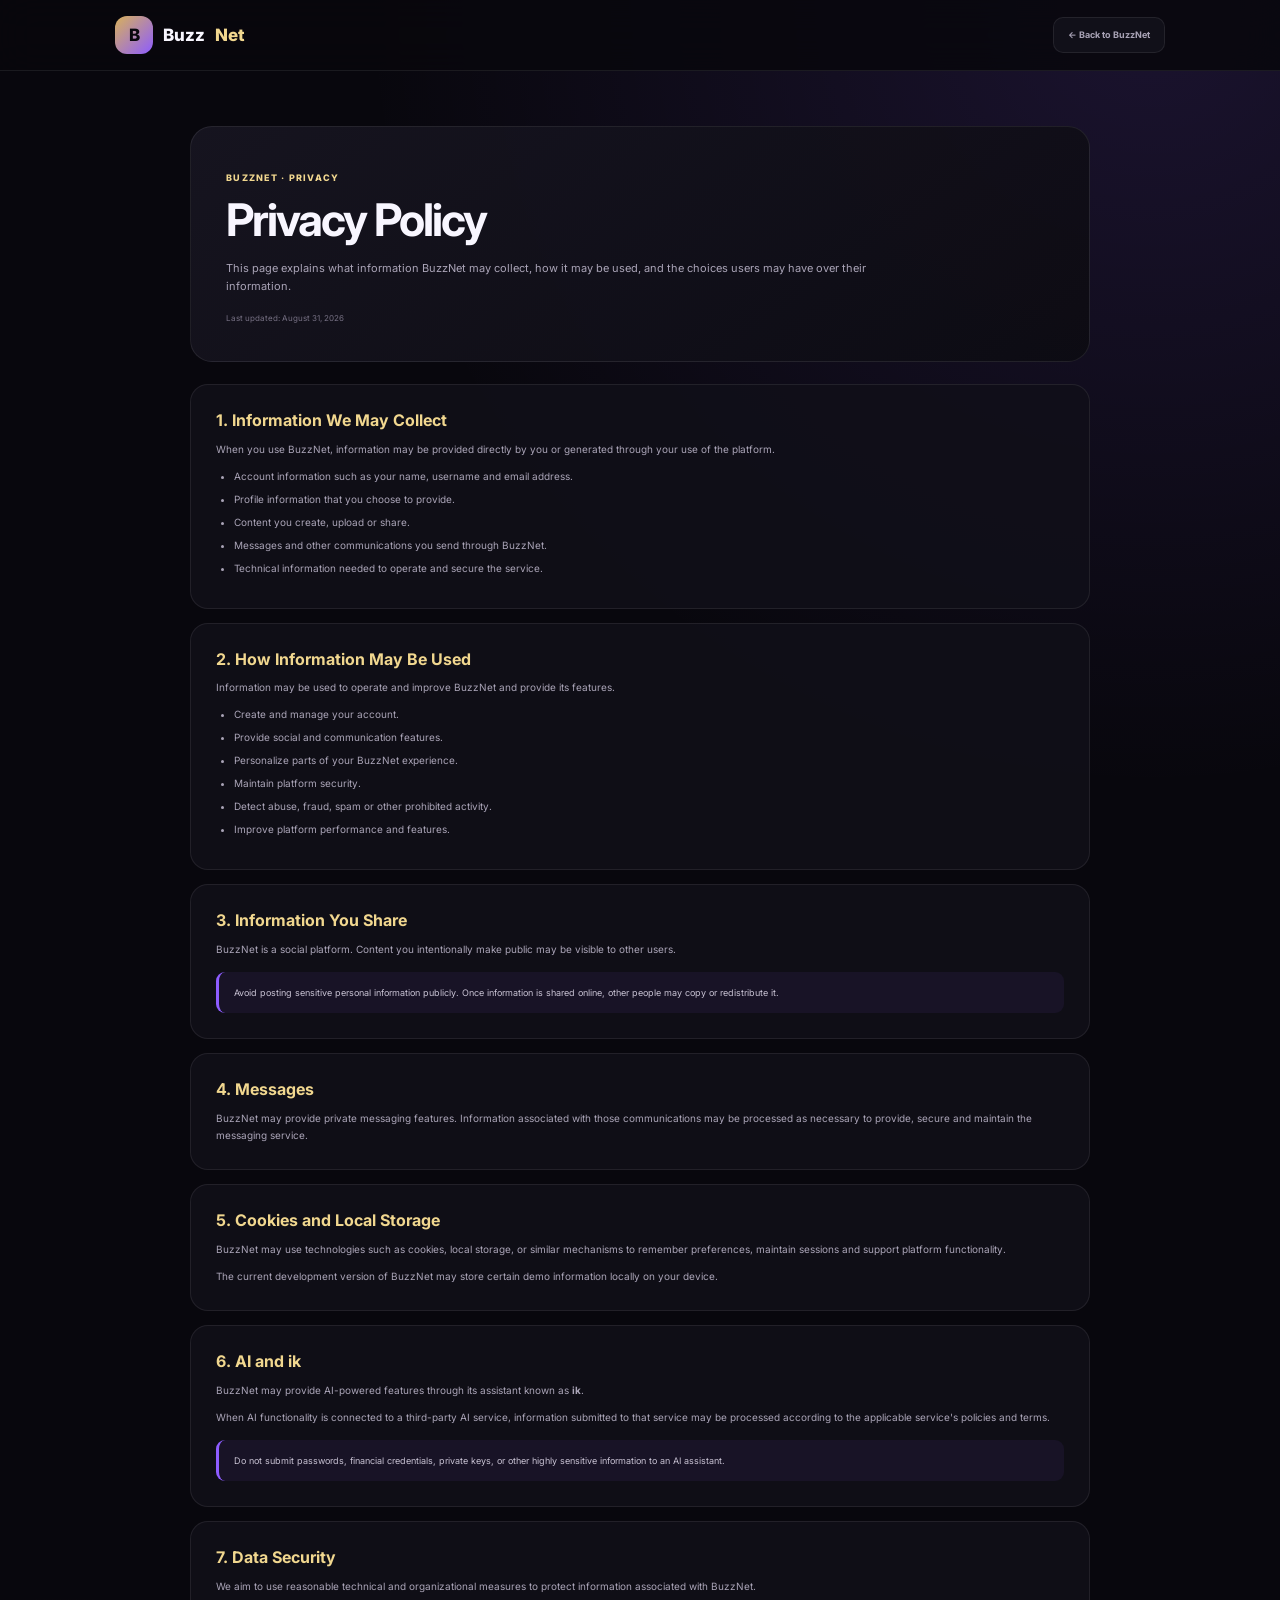
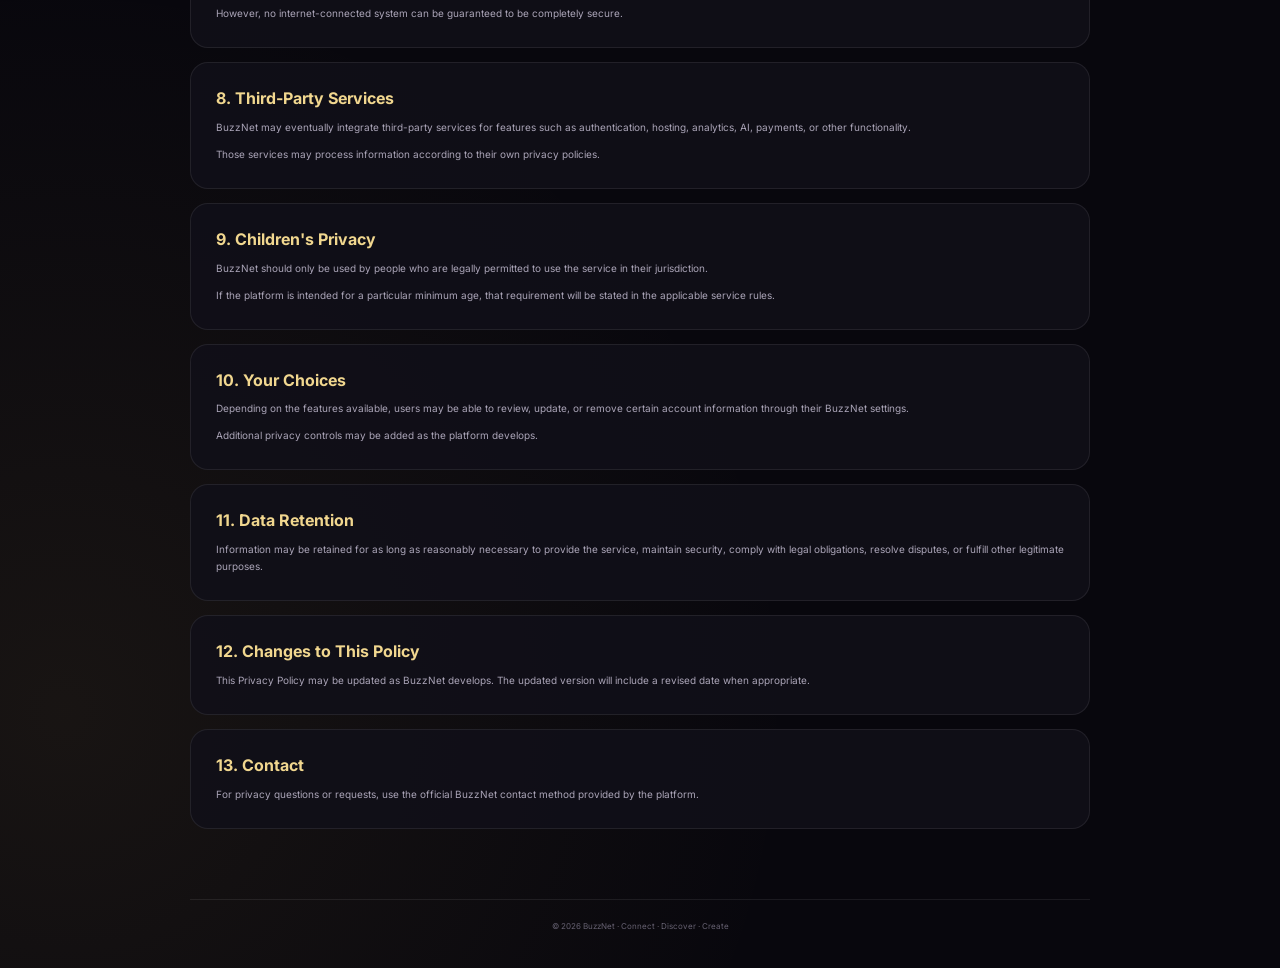
<file: privacy.html>
<!DOCTYPE html><html lang="en">
<head>
    <meta charset="UTF-8">
    <meta name="viewport" content="width=device-width, initial-scale=1.0">
    <meta name="theme-color" content="#08070d"><title>Privacy Policy · BuzzNet</title>

<link rel="preconnect" href="https://fonts.googleapis.com">
<link rel="preconnect" href="https://fonts.gstatic.com" crossorigin>

<link
    href="https://fonts.googleapis.com/css2?family=Inter:wght@400;500;600;700;800&display=swap"
    rel="stylesheet"
>

<style>

    :root {
        --bg: #08070d;
        --surface: #111019;
        --surface-2: #171521;

        --text: #f8f6ff;
        --muted: #aaa4b7;

        --gold: #d8b15a;
        --gold-light: #f1d78f;

        --purple: #8d5cff;

        --border: rgba(255,255,255,0.08);
    }


    * {
        margin: 0;
        padding: 0;
        box-sizing: border-box;
    }


    html {
        scroll-behavior: smooth;
    }


    body {

        min-height: 100vh;

        background:
            radial-gradient(
                circle at 90% 0%,
                rgba(141,92,255,0.14),
                transparent 28%
            ),
            radial-gradient(
                circle at 5% 90%,
                rgba(216,177,90,0.08),
                transparent 28%
            ),
            var(--bg);

        color: var(--text);

        font-family:
            "Inter",
            sans-serif;

        line-height: 1.7;
    }


    a {
        color: inherit;
        text-decoration: none;
    }


    /* ================================
       HEADER
       ================================ */

    header {

        position: sticky;

        top: 0;

        z-index: 20;

        border-bottom:
            1px solid var(--border);

        background:
            rgba(8,7,13,0.88);

        backdrop-filter:
            blur(18px);
    }


    .nav {

        width:
            min(1050px, 92%);

        min-height: 70px;

        margin: auto;

        display: flex;

        align-items: center;

        justify-content: space-between;
    }


    .brand {

        display: flex;

        align-items: center;

        gap: 10px;

        font-weight: 800;

        font-size: 17px;
    }


    .brand-icon {

        width: 38px;
        height: 38px;

        display: grid;

        place-items: center;

        border-radius: 12px;

        background:
            linear-gradient(
                135deg,
                var(--gold),
                var(--purple)
            );

        color: #09080d;

        font-weight: 800;
    }


    .brand span {
        color: var(--gold-light);
    }


    .back {

        padding:
            9px 14px;

        border-radius: 10px;

        border:
            1px solid var(--border);

        background:
            var(--surface);

        color: var(--muted);

        font-size: 9px;

        font-weight: 700;
    }


    .back:hover {
        color: var(--text);
    }


    /* ================================
       MAIN
       ================================ */

    main {

        width:
            min(900px, 92%);

        margin:
            55px auto 70px;
    }


    .hero {

        padding:
            35px;

        margin-bottom:
            22px;

        border-radius: 22px;

        background:
            linear-gradient(
                145deg,
                rgba(23,21,33,0.95),
                rgba(13,12,19,0.95)
            );

        border:
            1px solid var(--border);
    }


    .eyebrow {

        display: inline-block;

        margin-bottom: 10px;

        color: var(--gold-light);

        font-size: 9px;

        font-weight: 800;

        letter-spacing:
            0.14em;
    }


    h1 {

        font-size:
            clamp(28px, 6vw, 45px);

        line-height: 1.1;

        letter-spacing:
            -0.045em;
    }


    .hero p {

        max-width: 650px;

        margin-top: 14px;

        color: var(--muted);

        font-size: 11px;
    }


    .updated {

        margin-top: 16px;

        color: #777184;

        font-size: 8px;
    }


    /* ================================
       CONTENT
       ================================ */

    .content {

        display: grid;

        gap: 14px;
    }


    .section {

        padding:
            25px;

        border-radius: 18px;

        background:
            rgba(17,16,25,0.86);

        border:
            1px solid var(--border);
    }


    .section h2 {

        margin-bottom: 10px;

        color: var(--gold-light);

        font-size: 16px;

        line-height: 1.3;
    }


    .section p {

        color: var(--muted);

        font-size: 10px;

        margin-bottom: 10px;
    }


    .section p:last-child {
        margin-bottom: 0;
    }


    .section ul {

        margin:
            8px 0 0 18px;

        color: var(--muted);

        font-size: 10px;
    }


    .section li {
        margin-bottom: 6px;
    }


    .highlight {

        margin-top: 14px;

        padding: 13px 15px;

        border-left:
            3px solid var(--purple);

        border-radius: 9px;

        background:
            rgba(141,92,255,0.07);

        color: #c8c2d3;

        font-size: 9px;
    }


    /* ================================
       FOOTER
       ================================ */

    footer {

        width:
            min(900px, 92%);

        margin:
            0 auto 35px;

        padding-top: 20px;

        border-top:
            1px solid var(--border);

        text-align: center;

        color: #666171;

        font-size: 8px;
    }


    @media (max-width: 600px) {

        main {
            margin-top: 30px;
        }

        .hero {
            padding: 25px 20px;
        }

        .section {
            padding: 20px;
        }

    }

</style>

</head><body><header><nav class="nav">

    <a
        href="index.html"
        class="brand"
    >

        <div class="brand-icon">
            B
        </div>

        Buzz<span>Net</span>

    </a>


    <a
        href="index.html"
        class="back"
    >
        ← Back to BuzzNet
    </a>

</nav>

</header><main><section class="hero">

    <div class="eyebrow">
        BUZZNET · PRIVACY
    </div>

    <h1>
        Privacy Policy
    </h1>

    <p>
        This page explains what information BuzzNet
        may collect, how it may be used, and the
        choices users may have over their information.
    </p>

    <div class="updated">
        Last updated: August 31, 2026
    </div>

</section>



<div class="content">


    <section class="section">

        <h2>1. Information We May Collect</h2>

        <p>
            When you use BuzzNet, information may be
            provided directly by you or generated through
            your use of the platform.
        </p>

        <ul>

            <li>
                Account information such as your name,
                username and email address.
            </li>

            <li>
                Profile information that you choose to
                provide.
            </li>

            <li>
                Content you create, upload or share.
            </li>

            <li>
                Messages and other communications you
                send through BuzzNet.
            </li>

            <li>
                Technical information needed to operate
                and secure the service.
            </li>

        </ul>

    </section>



    <section class="section">

        <h2>2. How Information May Be Used</h2>

        <p>
            Information may be used to operate and
            improve BuzzNet and provide its features.
        </p>

        <ul>

            <li>
                Create and manage your account.
            </li>

            <li>
                Provide social and communication features.
            </li>

            <li>
                Personalize parts of your BuzzNet
                experience.
            </li>

            <li>
                Maintain platform security.
            </li>

            <li>
                Detect abuse, fraud, spam or other
                prohibited activity.
            </li>

            <li>
                Improve platform performance and features.
            </li>

        </ul>

    </section>



    <section class="section">

        <h2>3. Information You Share</h2>

        <p>
            BuzzNet is a social platform. Content you
            intentionally make public may be visible to
            other users.
        </p>

        <div class="highlight">
            Avoid posting sensitive personal information
            publicly. Once information is shared online,
            other people may copy or redistribute it.
        </div>

    </section>



    <section class="section">

        <h2>4. Messages</h2>

        <p>
            BuzzNet may provide private messaging
            features. Information associated with those
            communications may be processed as necessary
            to provide, secure and maintain the messaging
            service.
        </p>

    </section>



    <section class="section">

        <h2>5. Cookies and Local Storage</h2>

        <p>
            BuzzNet may use technologies such as cookies,
            local storage, or similar mechanisms to
            remember preferences, maintain sessions and
            support platform functionality.
        </p>

        <p>
            The current development version of BuzzNet
            may store certain demo information locally on
            your device.
        </p>

    </section>



    <section class="section">

        <h2>6. AI and ik</h2>

        <p>
            BuzzNet may provide AI-powered features
            through its assistant known as
            <strong>ik</strong>.
        </p>

        <p>
            When AI functionality is connected to a
            third-party AI service, information submitted
            to that service may be processed according to
            the applicable service's policies and terms.
        </p>

        <div class="highlight">
            Do not submit passwords, financial credentials,
            private keys, or other highly sensitive
            information to an AI assistant.
        </div>

    </section>



    <section class="section">

        <h2>7. Data Security</h2>

        <p>
            We aim to use reasonable technical and
            organizational measures to protect information
            associated with BuzzNet.
        </p>

        <p>
            However, no internet-connected system can be
            guaranteed to be completely secure.
        </p>

    </section>



    <section class="section">

        <h2>8. Third-Party Services</h2>

        <p>
            BuzzNet may eventually integrate third-party
            services for features such as authentication,
            hosting, analytics, AI, payments, or other
            functionality.
        </p>

        <p>
            Those services may process information
            according to their own privacy policies.
        </p>

    </section>



    <section class="section">

        <h2>9. Children's Privacy</h2>

        <p>
            BuzzNet should only be used by people who are
            legally permitted to use the service in their
            jurisdiction.
        </p>

        <p>
            If the platform is intended for a particular
            minimum age, that requirement will be stated
            in the applicable service rules.
        </p>

    </section>



    <section class="section">

        <h2>10. Your Choices</h2>

        <p>
            Depending on the features available,
            users may be able to review, update, or
            remove certain account information through
            their BuzzNet settings.
        </p>

        <p>
            Additional privacy controls may be added as
            the platform develops.
        </p>

    </section>



    <section class="section">

        <h2>11. Data Retention</h2>

        <p>
            Information may be retained for as long as
            reasonably necessary to provide the service,
            maintain security, comply with legal
            obligations, resolve disputes, or fulfill
            other legitimate purposes.
        </p>

    </section>



    <section class="section">

        <h2>12. Changes to This Policy</h2>

        <p>
            This Privacy Policy may be updated as BuzzNet
            develops. The updated version will include a
            revised date when appropriate.
        </p>

    </section>



    <section class="section">

        <h2>13. Contact</h2>

        <p>
            For privacy questions or requests, use the
            official BuzzNet contact method provided by
            the platform.
        </p>

    </section>


</div>

</main><footer>© 2026 BuzzNet · Connect · Discover · Create

</footer></body>
</html>
</file>
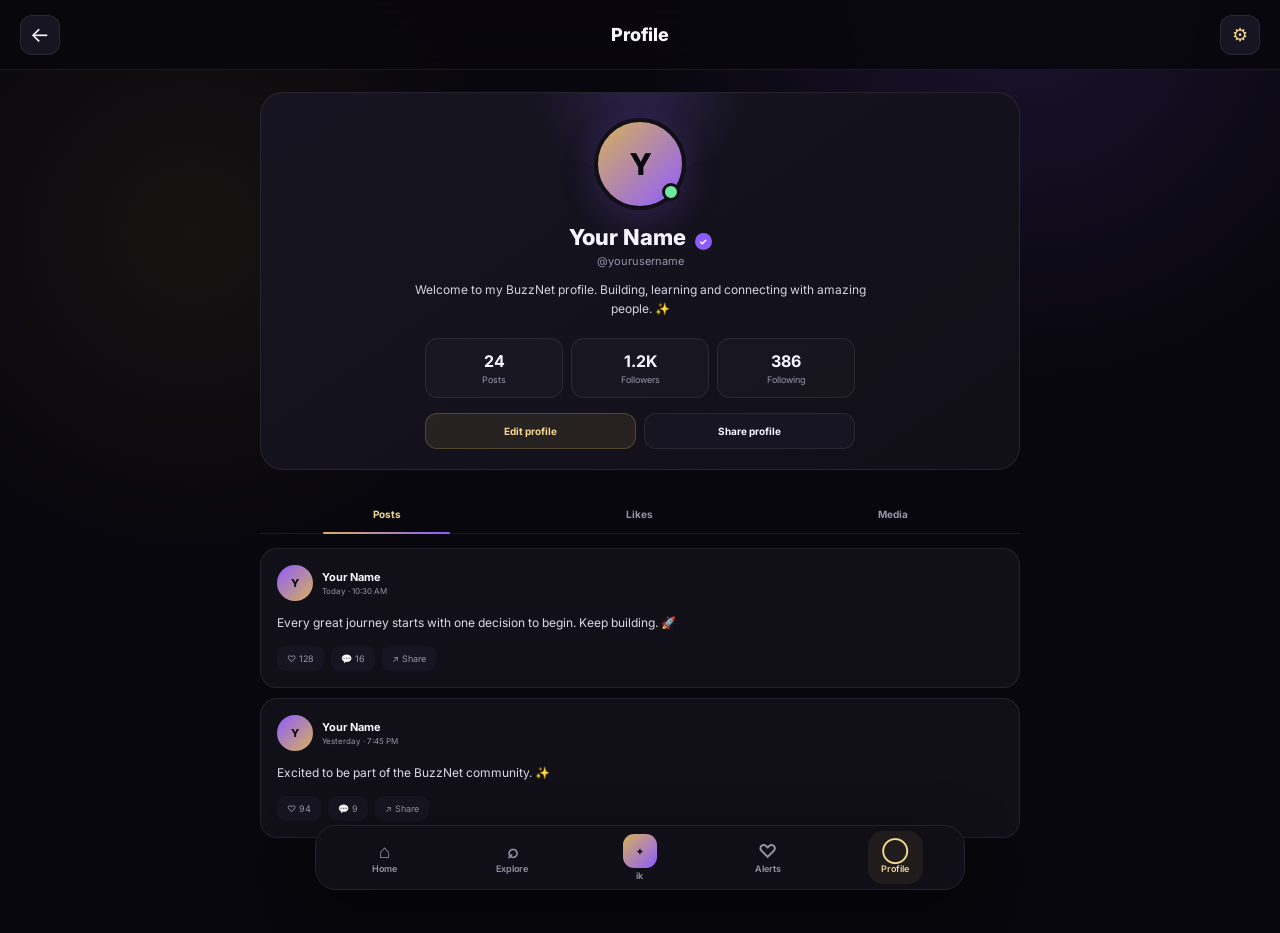
<file: profile.html>
<!DOCTYPE html><html lang="en">
<head>
    <meta charset="UTF-8">
    <meta name="viewport" content="width=device-width, initial-scale=1.0">
    <meta name="theme-color" content="#08070d"><title>Profile · BuzzNet</title>

<link rel="preconnect" href="https://fonts.googleapis.com">
<link rel="preconnect" href="https://fonts.gstatic.com" crossorigin>

<link
    href="https://fonts.googleapis.com/css2?family=Inter:wght@400;500;600;700;800&display=swap"
    rel="stylesheet"
>

<style>

    :root {
        --bg: #08070d;
        --surface: #111019;
        --surface-2: #171521;
        --surface-3: #211d2c;

        --text: #f8f6ff;
        --muted: #9993a8;

        --gold: #d8b15a;
        --gold-light: #f1d78f;

        --purple: #8d5cff;
        --purple-light: #b28cff;

        --border: rgba(255,255,255,0.08);
    }


    * {
        margin: 0;
        padding: 0;
        box-sizing: border-box;
    }


    body {
        min-height: 100vh;
        padding-bottom: 95px;

        background:
            radial-gradient(
                circle at 80% 0%,
                rgba(141,92,255,0.14),
                transparent 28%
            ),
            radial-gradient(
                circle at 15% 25%,
                rgba(216,177,90,0.07),
                transparent 25%
            ),
            var(--bg);

        color: var(--text);

        font-family: "Inter", sans-serif;
    }


    button {
        font: inherit;
        border: 0;
        cursor: pointer;
    }


    a {
        color: inherit;
        text-decoration: none;
    }


    /* =================================================
       TOP BAR
       ================================================= */

    .topbar {

        position: sticky;
        top: 0;
        z-index: 100;

        height: 70px;

        display: flex;
        align-items: center;
        justify-content: space-between;

        padding: 0 20px;

        background:
            rgba(8,7,13,0.88);

        border-bottom:
            1px solid var(--border);

        backdrop-filter: blur(20px);
        -webkit-backdrop-filter: blur(20px);
    }


    .back-btn {

        width: 40px;
        height: 40px;

        display: grid;
        place-items: center;

        border-radius: 12px;

        background: var(--surface-2);

        border:
            1px solid var(--border);

        color: var(--text);

        font-size: 21px;
    }


    .page-title {

        font-size: 18px;
        font-weight: 800;
    }


    .settings-btn {

        width: 40px;
        height: 40px;

        display: grid;
        place-items: center;

        border-radius: 12px;

        background: var(--surface-2);

        border:
            1px solid var(--border);

        color: var(--gold-light);

        font-size: 18px;
    }


    /* =================================================
       PROFILE
       ================================================= */

    .container {

        width:
            min(760px, calc(100% - 24px));

        margin: auto;

        padding-top: 22px;
    }


    .profile-card {

        position: relative;

        overflow: hidden;

        padding: 25px 20px 20px;

        border-radius: 23px;

        background:
            linear-gradient(
                145deg,
                rgba(23,21,33,0.98),
                rgba(17,16,25,0.98)
            );

        border:
            1px solid var(--border);

        text-align: center;
    }


    .profile-card::before {

        content: "";

        position: absolute;

        top: -100px;
        left: 50%;

        width: 250px;
        height: 180px;

        transform:
            translateX(-50%);

        border-radius: 50%;

        background:
            radial-gradient(
                circle,
                rgba(141,92,255,0.2),
                transparent 70%
            );

        pointer-events: none;
    }


    /* =================================================
       AVATAR
       ================================================= */

    .profile-avatar {

        position: relative;
        z-index: 1;

        width: 92px;
        height: 92px;

        display: grid;
        place-items: center;

        margin: auto;

        border-radius: 50%;

        background:
            linear-gradient(
                135deg,
                var(--gold),
                var(--purple)
            );

        color: #09080d;

        font-size: 30px;
        font-weight: 800;

        border:
            4px solid var(--surface);

        box-shadow:
            0 10px 35px rgba(141,92,255,0.22);
    }


    .online {

        position: absolute;

        right: 2px;
        bottom: 5px;

        width: 18px;
        height: 18px;

        border-radius: 50%;

        background: #6ee7a0;

        border:
            3px solid var(--surface);
    }


    .profile-name {

        margin-top: 14px;

        font-size: 22px;
        font-weight: 800;
    }


    .verified {

        display: inline-grid;

        place-items: center;

        width: 17px;
        height: 17px;

        margin-left: 4px;

        border-radius: 50%;

        background:
            var(--purple);

        color: white;

        font-size: 9px;
    }


    .username {

        margin-top: 4px;

        color: var(--muted);

        font-size: 11px;
    }


    .bio {

        max-width: 460px;

        margin: 12px auto 0;

        color: #d7d2e1;

        font-size: 12px;

        line-height: 1.6;
    }


    /* =================================================
       STATS
       ================================================= */

    .stats {

        display: grid;

        grid-template-columns:
            repeat(3, 1fr);

        gap: 8px;

        max-width: 430px;

        margin: 20px auto 0;
    }


    .stat {

        padding: 12px 5px;

        border-radius: 13px;

        background:
            rgba(255,255,255,0.025);

        border:
            1px solid var(--border);
    }


    .stat strong {

        display: block;

        font-size: 16px;
    }


    .stat span {

        display: block;

        margin-top: 3px;

        color: var(--muted);

        font-size: 9px;
    }


    /* =================================================
       PROFILE ACTIONS
       ================================================= */

    .profile-actions {

        display: flex;

        gap: 8px;

        max-width: 430px;

        margin: 15px auto 0;
    }


    .profile-action {

        flex: 1;

        padding: 11px;

        border-radius: 12px;

        background:
            rgba(216,177,90,0.1);

        border:
            1px solid rgba(216,177,90,0.25);

        color:
            var(--gold-light);

        font-size: 10px;

        font-weight: 700;
    }


    .profile-action.secondary {

        background:
            var(--surface-2);

        border-color:
            var(--border);

        color:
            var(--text);
    }


    /* =================================================
       TABS
       ================================================= */

    .tabs {

        display: flex;

        margin-top: 25px;

        border-bottom:
            1px solid var(--border);
    }


    .tab {

        position: relative;

        flex: 1;

        padding: 13px 5px;

        background: transparent;

        color: var(--muted);

        font-size: 10px;

        font-weight: 700;
    }


    .tab.active {

        color:
            var(--gold-light);
    }


    .tab.active::after {

        content: "";

        position: absolute;

        left: 25%;
        right: 25%;
        bottom: -1px;

        height: 2px;

        border-radius: 5px;

        background:
            linear-gradient(
                90deg,
                var(--gold),
                var(--purple)
            );
    }


    /* =================================================
       POSTS
       ================================================= */

    .posts {

        margin-top: 14px;

        display: flex;

        flex-direction: column;

        gap: 10px;
    }


    .post {

        padding: 16px;

        border-radius: 17px;

        background:
            var(--surface);

        border:
            1px solid var(--border);
    }


    .post-header {

        display: flex;

        align-items: center;

        gap: 9px;
    }


    .post-avatar {

        width: 36px;
        height: 36px;

        display: grid;
        place-items: center;

        border-radius: 50%;

        background:
            linear-gradient(
                135deg,
                var(--purple),
                var(--gold)
            );

        color: #09080d;

        font-size: 11px;
        font-weight: 800;
    }


    .post-author {

        font-size: 11px;

        font-weight: 700;
    }


    .post-date {

        margin-top: 2px;

        color: var(--muted);

        font-size: 8px;
    }


    .post-text {

        margin-top: 12px;

        color: #ddd9e7;

        font-size: 12px;

        line-height: 1.65;
    }


    .post-actions {

        display: flex;

        gap: 7px;

        margin-top: 13px;
    }


    .post-action {

        padding: 7px 10px;

        border-radius: 9px;

        background:
            var(--surface-2);

        color: var(--muted);

        font-size: 9px;
    }


    /* =================================================
       EMPTY
       ================================================= */

    .empty {

        display: none;

        padding: 45px 20px;

        text-align: center;
    }


    .empty-icon {

        width: 58px;
        height: 58px;

        display: grid;
        place-items: center;

        margin: auto;

        border-radius: 18px;

        background:
            rgba(141,92,255,0.1);

        color:
            var(--gold-light);

        font-size: 24px;
    }


    .empty h2 {

        margin-top: 15px;

        font-size: 17px;
    }


    .empty p {

        margin-top: 6px;

        color: var(--muted);

        font-size: 10px;
    }


    /* =================================================
       BOTTOM NAV
       ================================================= */

    .bottom-nav {

        position: fixed;

        left: 50%;
        bottom: 10px;

        z-index: 200;

        width:
            min(650px, calc(100% - 22px));

        height: 65px;

        transform:
            translateX(-50%);

        display: flex;

        align-items: center;

        justify-content:
            space-around;

        padding: 5px;

        background:
            rgba(17,16,25,0.95);

        border:
            1px solid var(--border);

        border-radius: 21px;

        box-shadow:
            0 15px 50px rgba(0,0,0,0.55);

        backdrop-filter: blur(20px);
        -webkit-backdrop-filter: blur(20px);
    }


    .nav-item {

        min-width: 55px;
        height: 53px;

        display: flex;

        flex-direction: column;

        align-items: center;

        justify-content: center;

        gap: 2px;

        border-radius: 15px;

        color: var(--muted);

        font-size: 9px;

        font-weight: 600;
    }


    .nav-item.active {

        color:
            var(--gold-light);

        background:
            rgba(216,177,90,0.08);
    }


    .nav-icon {

        font-size: 19px;

        line-height: 1;
    }


    .ik-nav-icon {

        width: 34px;
        height: 34px;

        display: grid;
        place-items: center;

        border-radius: 11px;

        background:
            linear-gradient(
                135deg,
                var(--gold),
                var(--purple)
            );

        color: #09080d;

        font-weight: 800;
    }


    /* =================================================
       RESPONSIVE
       ================================================= */

    @media (max-width: 520px) {

        .topbar {
            padding: 0 12px;
        }

        .container {
            width:
                calc(100% - 18px);
        }

        .profile-card {
            padding:
                22px 14px 17px;
        }

        .profile-avatar {
            width: 82px;
            height: 82px;
        }

        .profile-name {
            font-size: 20px;
        }

        .bottom-nav {
            width:
                calc(100% - 14px);
        }
    }

</style>

</head><body><!-- =================================================
     TOP BAR
     ================================================= -->

<header class="topbar">

    <a
        href="index.html"
        class="back-btn"
        aria-label="Back"
    >
        ←
    </a>


    <div class="page-title">
        Profile
    </div>


    <a
        href="settings.html"
        class="settings-btn"
        aria-label="Settings"
    >
        ⚙
    </a>

</header>



<!-- =================================================
     MAIN
     ================================================= -->

<main class="container">


    <!-- PROFILE CARD -->

    <section class="profile-card">


        <div class="profile-avatar">

            Y

            <span class="online"></span>

        </div>


        <h1 class="profile-name">

            Your Name

            <span class="verified">
                ✓
            </span>

        </h1>


        <p class="username">
            @yourusername
        </p>


        <p class="bio">

            Welcome to my BuzzNet profile.
            Building, learning and connecting
            with amazing people. ✨

        </p>


        <!-- Stats -->

        <div class="stats">

            <div class="stat">

                <strong>
                    24
                </strong>

                <span>
                    Posts
                </span>

            </div>


            <div class="stat">

                <strong>
                    1.2K
                </strong>

                <span>
                    Followers
                </span>

            </div>


            <div class="stat">

                <strong>
                    386
                </strong>

                <span>
                    Following
                </span>

            </div>

        </div>


        <!-- Actions -->

        <div class="profile-actions">

            <button
                class="profile-action"
                id="editProfile"
            >
                Edit profile
            </button>


            <button
                class="profile-action secondary"
                id="shareProfile"
            >
                Share profile
            </button>

        </div>

    </section>



    <!-- =================================================
         TABS
         ================================================= -->

    <div class="tabs">

        <button
            class="tab active"
            data-tab="posts"
        >
            Posts
        </button>


        <button
            class="tab"
            data-tab="likes"
        >
            Likes
        </button>


        <button
            class="tab"
            data-tab="media"
        >
            Media
        </button>

    </div>



    <!-- =================================================
         POSTS
         ================================================= -->

    <section
        class="posts"
        id="postsSection"
    >


        <article class="post">

            <div class="post-header">

                <div class="post-avatar">
                    Y
                </div>


                <div>

                    <div class="post-author">
                        Your Name
                    </div>

                    <div class="post-date">
                        Today · 10:30 AM
                    </div>

                </div>

            </div>


            <p class="post-text">

                Every great journey starts with
                one decision to begin. Keep
                building. 🚀

            </p>


            <div class="post-actions">

                <button class="post-action">
                    ♡ 128
                </button>

                <button class="post-action">
                    💬 16
                </button>

                <button class="post-action">
                    ↗ Share
                </button>

            </div>

        </article>



        <article class="post">

            <div class="post-header">

                <div class="post-avatar">
                    Y
                </div>


                <div>

                    <div class="post-author">
                        Your Name
                    </div>

                    <div class="post-date">
                        Yesterday · 7:45 PM
                    </div>

                </div>

            </div>


            <p class="post-text">

                Excited to be part of the
                BuzzNet community. ✨

            </p>


            <div class="post-actions">

                <button class="post-action">
                    ♡ 94
                </button>

                <button class="post-action">
                    💬 9
                </button>

                <button class="post-action">
                    ↗ Share
                </button>

            </div>

        </article>


    </section>



    <!-- =================================================
         EMPTY STATE
         ================================================= -->

    <section
        class="empty"
        id="emptyState"
    >

        <div class="empty-icon">
            ✦
        </div>

        <h2>
            Nothing here yet
        </h2>

        <p>
            This section will show your activity.
        </p>

    </section>


</main>



<!-- =================================================
     BOTTOM NAV
     ================================================= -->

<nav class="bottom-nav">

    <a
        href="index.html"
        class="nav-item"
    >

        <span class="nav-icon">
            ⌂
        </span>

        <span>
            Home
        </span>

    </a>


    <a
        href="explore.html"
        class="nav-item"
    >

        <span class="nav-icon">
            ⌕
        </span>

        <span>
            Explore
        </span>

    </a>


    <a
        href="ik.html"
        class="nav-item"
    >

        <span class="ik-nav-icon">
            ✦
        </span>

        <span>
            ik
        </span>

    </a>


    <a
        href="notifications.html"
        class="nav-item"
    >

        <span class="nav-icon">
            ♡
        </span>

        <span>
            Alerts
        </span>

    </a>


    <a
        href="profile.html"
        class="nav-item active"
    >

        <span class="nav-icon">
            ◯
        </span>

        <span>
            Profile
        </span>

    </a>

</nav>



<!-- =================================================
     JAVASCRIPT
     ================================================= -->

<script>

    const tabs = document.querySelectorAll(".tab");
    const postsSection = document.getElementById("postsSection");
    const emptyState = document.getElementById("emptyState");

    /* PROFILE TABS */

    tabs.forEach(tab => {

        tab.addEventListener("click", () => {

            tabs.forEach(item => {
                item.classList.remove("active");
            });

            tab.classList.add("active");

            if (tab.dataset.tab === "posts") {

                postsSection.style.display = "flex";
                emptyState.style.display = "none";

            } else {

                postsSection.style.display = "none";
                emptyState.style.display = "block";

                if (tab.dataset.tab === "likes") {
                    emptyState.querySelector("h2").textContent =
                        "No liked posts yet";

                    emptyState.querySelector("p").textContent =
                        "Posts you like will appear here.";
                }

                if (tab.dataset.tab === "media") {
                    emptyState.querySelector("h2").textContent =
                        "No media yet";

                    emptyState.querySelector("p").textContent =
                        "Your photos and videos will appear here.";
                }

            }

        });

    });


    /* EDIT PROFILE */

    document.getElementById("editProfile")
        .addEventListener("click", () => {

            alert("Profile editing will be available soon.");

        });


    /* SHARE PROFILE */

    document.getElementById("shareProfile")
        .addEventListener("click", async () => {

            const profileUrl = window.location.href;

            if (navigator.share) {

                try {

                    await navigator.share({
                        title: "BuzzNet Profile",
                        text: "Check out my BuzzNet profile!",
                        url: profileUrl
                    });

                } catch (error) {
                    // Sharing cancelled
                }

            } else {

                try {

                    await navigator.clipboard.writeText(profileUrl);

                    alert("Profile link copied!");

                } catch (error) {

                    alert("Profile link: " + profileUrl);

                }

            }

        });


    /* POST BUTTONS */

    const postActions =
        document.querySelectorAll(".post-action");

    postActions.forEach(button => {

        button.addEventListener("click", () => {

            const text = button.textContent.trim();

            /* LIKE */

            if (text.includes("♡") || text.includes("♥")) {

                const number =
                    parseInt(text.replace(/\D/g, "")) || 0;

                if (text.includes("♡")) {

                    button.textContent = "♥ " + (number + 1);

                } else {

                    button.textContent = "♡ " + Math.max(0, number - 1);

                }

            }

            /* COMMENTS */

            else if (text.includes("💬")) {

                alert("Comments will be available soon.");

            }

            /* SHARE */

            else if (text.includes("Share")) {

                const url = window.location.href;

                if (navigator.share) {

                    navigator.share({
                        title: "BuzzNet Post",
                        text: "Check out this BuzzNet post!",
                        url: url
                    }).catch(() => {});

                } else {

                    navigator.clipboard.writeText(url)
                        .then(() => {
                            alert("Post link copied!");
                        })
                        .catch(() => {
                            alert("Unable to copy link.");
                        });

                }

            }

        });

    });

</script>

</body>
</html>
</file>
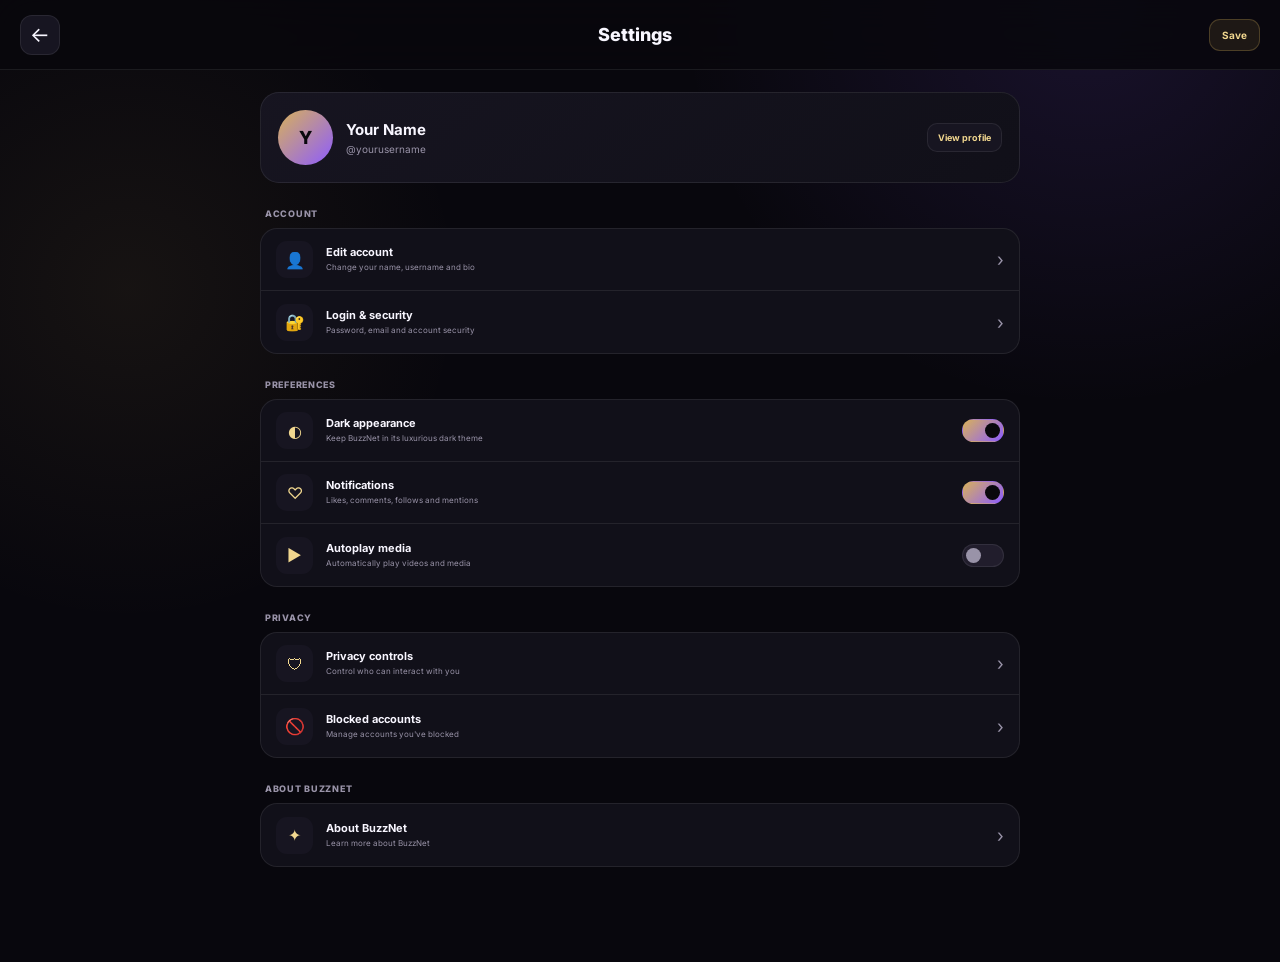
<file: settings.html>
<!DOCTYPE html><html lang="en">
<head>
    <meta charset="UTF-8">
    <meta name="viewport" content="width=device-width, initial-scale=1.0">
    <meta name="theme-color" content="#08070d"><title>Settings · BuzzNet</title>

<link rel="preconnect" href="https://fonts.googleapis.com">
<link rel="preconnect" href="https://fonts.gstatic.com" crossorigin>

<link
    href="https://fonts.googleapis.com/css2?family=Inter:wght@400;500;600;700;800&display=swap"
    rel="stylesheet"
>

<style>

    :root {
        --bg: #08070d;
        --surface: #111019;
        --surface-2: #171521;
        --surface-3: #211d2c;

        --text: #f8f6ff;
        --muted: #9993a8;

        --gold: #d8b15a;
        --gold-light: #f1d78f;

        --purple: #8d5cff;
        --purple-light: #b28cff;

        --border: rgba(255,255,255,0.08);

        --danger: #ff667a;
    }


    * {
        margin: 0;
        padding: 0;
        box-sizing: border-box;
    }


    body {
        min-height: 100vh;
        padding-bottom: 95px;

        background:
            radial-gradient(
                circle at 85% 0%,
                rgba(141,92,255,0.13),
                transparent 28%
            ),
            radial-gradient(
                circle at 10% 30%,
                rgba(216,177,90,0.07),
                transparent 25%
            ),
            var(--bg);

        color: var(--text);

        font-family: "Inter", sans-serif;
    }


    button {
        font: inherit;
        border: 0;
        cursor: pointer;
    }


    a {
        color: inherit;
        text-decoration: none;
    }


    /* =================================================
       TOP BAR
       ================================================= */

    .topbar {

        position: sticky;
        top: 0;
        z-index: 100;

        height: 70px;

        display: flex;
        align-items: center;
        justify-content: space-between;

        padding: 0 20px;

        background:
            rgba(8,7,13,0.88);

        border-bottom:
            1px solid var(--border);

        backdrop-filter: blur(20px);
        -webkit-backdrop-filter: blur(20px);
    }


    .back-btn {

        width: 40px;
        height: 40px;

        display: grid;
        place-items: center;

        border-radius: 12px;

        background:
            var(--surface-2);

        border:
            1px solid var(--border);

        color: var(--text);

        font-size: 21px;
    }


    .page-title {

        font-size: 18px;

        font-weight: 800;
    }


    .save-btn {

        padding: 9px 12px;

        border-radius: 11px;

        background:
            rgba(216,177,90,0.1);

        border:
            1px solid rgba(216,177,90,0.25);

        color:
            var(--gold-light);

        font-size: 10px;

        font-weight: 700;
    }


    /* =================================================
       MAIN
       ================================================= */

    .container {

        width:
            min(760px, calc(100% - 24px));

        margin: auto;

        padding-top: 22px;
    }


    /* =================================================
       ACCOUNT HEADER
       ================================================= */

    .account-card {

        display: flex;

        align-items: center;

        gap: 13px;

        padding: 17px;

        border-radius: 19px;

        background:
            linear-gradient(
                145deg,
                rgba(23,21,33,0.98),
                rgba(17,16,25,0.98)
            );

        border:
            1px solid var(--border);
    }


    .avatar {

        width: 55px;
        height: 55px;

        display: grid;
        place-items: center;

        flex: 0 0 55px;

        border-radius: 50%;

        background:
            linear-gradient(
                135deg,
                var(--gold),
                var(--purple)
            );

        color: #09080d;

        font-size: 18px;

        font-weight: 800;
    }


    .account-info {

        min-width: 0;
        flex: 1;
    }


    .account-info h2 {

        font-size: 15px;
    }


    .account-info p {

        margin-top: 4px;

        color:
            var(--muted);

        font-size: 10px;
    }


    .view-profile {

        padding: 8px 10px;

        border-radius: 10px;

        background:
            var(--surface-2);

        border:
            1px solid var(--border);

        color:
            var(--gold-light);

        font-size: 9px;

        font-weight: 700;
    }


    /* =================================================
       SETTINGS SECTION
       ================================================= */

    .section {

        margin-top: 25px;
    }


    .section-title {

        margin:
            0 5px 9px;

        color:
            var(--muted);

        font-size: 9px;

        font-weight: 800;

        text-transform:
            uppercase;

        letter-spacing:
            0.08em;
    }


    .settings-card {

        overflow: hidden;

        border-radius: 17px;

        background:
            var(--surface);

        border:
            1px solid var(--border);
    }


    /* =================================================
       SETTING ITEM
       ================================================= */

    .setting {

        min-height: 62px;

        display: flex;

        align-items: center;

        gap: 13px;

        padding: 12px 15px;

        border-bottom:
            1px solid var(--border);

        transition:
            background 0.2s ease;
    }


    .setting:last-child {
        border-bottom: 0;
    }


    .setting.clickable {
        cursor: pointer;
    }


    .setting.clickable:hover {

        background:
            rgba(255,255,255,0.025);
    }


    .setting-icon {

        width: 37px;
        height: 37px;

        display: grid;
        place-items: center;

        flex: 0 0 37px;

        border-radius: 11px;

        background:
            var(--surface-2);

        color:
            var(--gold-light);

        font-size: 16px;
    }


    .setting-info {

        flex: 1;

        min-width: 0;
    }


    .setting-info strong {

        display: block;

        font-size: 11px;
    }


    .setting-info span {

        display: block;

        margin-top: 3px;

        color:
            var(--muted);

        font-size: 8px;

        line-height: 1.4;
    }


    .arrow {

        color:
            var(--muted);

        font-size: 18px;
    }


    /* =================================================
       TOGGLE
       ================================================= */

    .switch {

        position: relative;

        width: 42px;
        height: 23px;

        flex: 0 0 42px;

        border-radius: 20px;

        background:
            var(--surface-3);

        border:
            1px solid var(--border);

        transition:
            0.2s ease;
    }


    .switch::after {

        content: "";

        position: absolute;

        top: 3px;
        left: 3px;

        width: 15px;
        height: 15px;

        border-radius: 50%;

        background:
            var(--muted);

        transition:
            0.2s ease;
    }


    .switch.active {

        background:
            linear-gradient(
                135deg,
                var(--gold),
                var(--purple)
            );

        border-color:
            transparent;
    }


    .switch.active::after {

        left: 22px;

        background:
            #09080d;
    }


    /* =================================================
       SELECT
       ================================================= */

    .value {

        color:
            var(--muted);

        font-size: 9px;

        font-weight: 600;
    }


    /* =================================================
       DANGER
       ================================================= */

    .danger .setting-icon {

        color:
            var(--danger);
    }


    .danger .setting-info strong {

        color:
            var(--danger);
    }


    /* =================================================
       ABOUT
       ================================================= */

    .about {

        margin-top: 22px;

        padding: 18px;

        text-align: center;

        color:
            var(--muted);

        font-size: 9px;
    }


    .about-logo {

        width: 38px;
        height: 38px;

        display: grid;
        place-items: center;

        margin: auto;

        border-radius: 12px;

        background:
            linear-gradient(
                135deg,
                var(--gold),
                var(--purple)
            );

        color:
            #09080d;

        font-weight: 800;

        font-size: 14px;
    }


    .about strong {

        display: block;

        margin-top: 9px;

        color:
            var(--text);

        font-size: 11px;
    }


    .about span {

        display: block;

        margin-top: 4px;
    }


    /* =================================================
       BOTTOM NAV
       ================================================= */

    .bottom-nav {

        position: fixed;

        left: 50%;
        bottom: 10px;

        z-index: 200;

        width:
            min(650px, calc(100% - 22px));

        height: 65px;

        transform:
            translateX(-50%);

        display: flex;

        align-items: center;

        justify-content:
            space-around;

        padding: 5px;

        background:
            rgba(17,16,25,0.95);

        border:
            1px solid var(--border);

        border-radius: 21px;

        box-shadow:
            0 15px 50px rgba(0,0,0,0.55);

        backdrop-filter: blur(20px);
        -webkit-backdrop-filter: blur(20px);
    }


    .nav-item {

        min-width: 55px;
        height: 53px;

        display: flex;

        flex-direction: column;

        align-items: center;

        justify-content: center;

        gap: 2px;

        border-radius: 15px;

        color:
            var(--muted);

        font-size: 9px;

        font-weight: 600;
    }


    .nav-item.active {

        color:
            var(--gold-light);

        background:
            rgba(216,177,90,0.08);
    }


    .nav-icon {

        font-size: 19px;

        line-height: 1;
    }


    .ik-nav-icon {

        width: 34px;
        height: 34px;

        display: grid;
        place-items: center;

        border-radius: 11px;

        background:
            linear-gradient(
                135deg,
                var(--gold),
                var(--purple)
            );

        color:
            #09080d;

        font-weight: 800;
    }


    /* =================================================
       MODAL
       ================================================= */

    .modal {

        position: fixed;

        inset: 0;

        z-index: 500;

        display: none;

        align-items: flex-end;
        justify-content: center;

        padding: 15px;

        background:
            rgba(0,0,0,0.65);

        backdrop-filter:
            blur(8px);
    }


    .modal.show {
        display: flex;
    }


    .modal-card {

        width:
            min(500px, 100%);

        padding: 20px;

        border-radius:
            22px 22px 16px 16px;

        background:
            var(--surface);

        border:
            1px solid var(--border);

        box-shadow:
            0 -10px 50px rgba(0,0,0,0.45);
    }


    .modal-card h2 {

        font-size: 17px;
    }


    .modal-card p {

        margin-top: 7px;

        color:
            var(--muted);

        font-size: 10px;

        line-height: 1.6;
    }


    .modal-close {

        width: 100%;

        margin-top: 17px;

        padding: 11px;

        border-radius: 12px;

        background:
            var(--surface-2);

        color:
            var(--text);

        font-size: 10px;

        font-weight: 700;
    }


    /* =================================================
       RESPONSIVE
       ================================================= */

    @media (max-width: 520px) {

        .topbar {
            padding: 0 12px;
        }

        .container {
            width:
                calc(100% - 18px);
        }

        .setting {
            padding:
                11px 12px;
        }

        .bottom-nav {
            width:
                calc(100% - 14px);
        }

    }

</style>

</head><body><!-- =================================================
     TOP BAR
     ================================================= -->

<header class="topbar">

    <a
        href="profile.html"
        class="back-btn"
        aria-label="Back"
    >
        ←
    </a>


    <div class="page-title">
        Settings
    </div>


    <button
        class="save-btn"
        id="saveBtn"
    >
        Save
    </button>

</header>



<!-- =================================================
     MAIN
     ================================================= -->

<main class="container">


    <!-- Account -->

    <section class="account-card">

        <div class="avatar">
            Y
        </div>


        <div class="account-info">

            <h2>
                Your Name
            </h2>

            <p>
                @yourusername
            </p>

        </div>


        <a
            href="profile.html"
            class="view-profile"
        >
            View profile
        </a>

    </section>



    <!-- =================================================
         ACCOUNT
         ================================================= -->

    <section class="section">

        <div class="section-title">
            Account
        </div>


        <div class="settings-card">


            <div
                class="setting clickable"
                data-message="Your profile information can be edited here."
            >

                <div class="setting-icon">
                    👤
                </div>


                <div class="setting-info">

                    <strong>
                        Edit account
                    </strong>

                    <span>
                        Change your name, username and bio
                    </span>

                </div>


                <span class="arrow">
                    ›
                </span>

            </div>



            <div
                class="setting clickable"
                data-message="Your email and password will be managed by the BuzzNet account system."
            >

                <div class="setting-icon">
                    🔐
                </div>


                <div class="setting-info">

                    <strong>
                        Login & security
                    </strong>

                    <span>
                        Password, email and account security
                    </span>

                </div>


                <span class="arrow">
                    ›
                </span>

            </div>


        </div>

    </section>



    <!-- =================================================
         PREFERENCES
         ================================================= -->

    <section class="section">

        <div class="section-title">
            Preferences
        </div>


        <div class="settings-card">


            <!-- Dark mode -->

            <div class="setting">

                <div class="setting-icon">
                    ◐
                </div>


                <div class="setting-info">

                    <strong>
                        Dark appearance
                    </strong>

                    <span>
                        Keep BuzzNet in its luxurious dark theme
                    </span>

                </div>


                <button
                    class="switch active"
                    data-setting="dark"
                    aria-label="Toggle dark appearance"
                ></button>

            </div>



            <!-- Notifications -->

            <div class="setting">

                <div class="setting-icon">
                    ♡
                </div>


                <div class="setting-info">

                    <strong>
                        Notifications
                    </strong>

                    <span>
                        Likes, comments, follows and mentions
                    </span>

                </div>


                <button
                    class="switch active"
                    data-setting="notifications"
                    aria-label="Toggle notifications"
                ></button>

            </div>



            <!-- Autoplay -->

            <div class="setting">

                <div class="setting-icon">
                    ▶
                </div>


                <div class="setting-info">

                    <strong>
                        Autoplay media
                    </strong>

                    <span>
                        Automatically play videos and media
                    </span>

                </div>


                <button
                    class="switch"
                    data-setting="autoplay"
                    aria-label="Toggle autoplay"
                ></button>

            </div>


        </div>

    </section>



    <!-- =================================================
         PRIVACY
         ================================================= -->

    <section class="section">

        <div class="section-title">
            Privacy
        </div>


        <div class="settings-card">


            <div
                class="setting clickable"
                data-message="Privacy controls will be connected when the BuzzNet account system is active."
            >

                <div class="setting-icon">
                    🛡
                </div>


                <div class="setting-info">

                    <strong>
                        Privacy controls
                    </strong>

                    <span>
                        Control who can interact with you
                    </span>

                </div>


                <span class="arrow">
                    ›
                </span>

            </div>



            <div
                class="setting clickable"
                data-message="Blocked accounts will appear here."
            >

                <div class="setting-icon">
                    🚫
                </div>


                <div class="setting-info">

                    <strong>
                        Blocked accounts
                    </strong>

                    <span>
                        Manage accounts you've blocked
                    </span>

                </div>


                <span class="arrow">
                    ›
                </span>

            </div>


        </div>

    </section>



    <!-- =================================================
         ABOUT
         ================================================= -->

    <section class="section">

        <div class="section-title">
            About BuzzNet
        </div>


        <div class="settings-card">


            <div
                class="setting clickable"
                data-message="BuzzNet is your social space for connecting, discovering and sharing."
            >

                <div class="setting-icon">
                    ✦
                </div>


                <div class="setting-info">

                    <strong>
                        About BuzzNet
                    </strong>

                    <span>
                        Learn more about BuzzNet
                    </span>

                </div>


                <span class="arrow">
                    ›
                </span>

            </div>
</file>
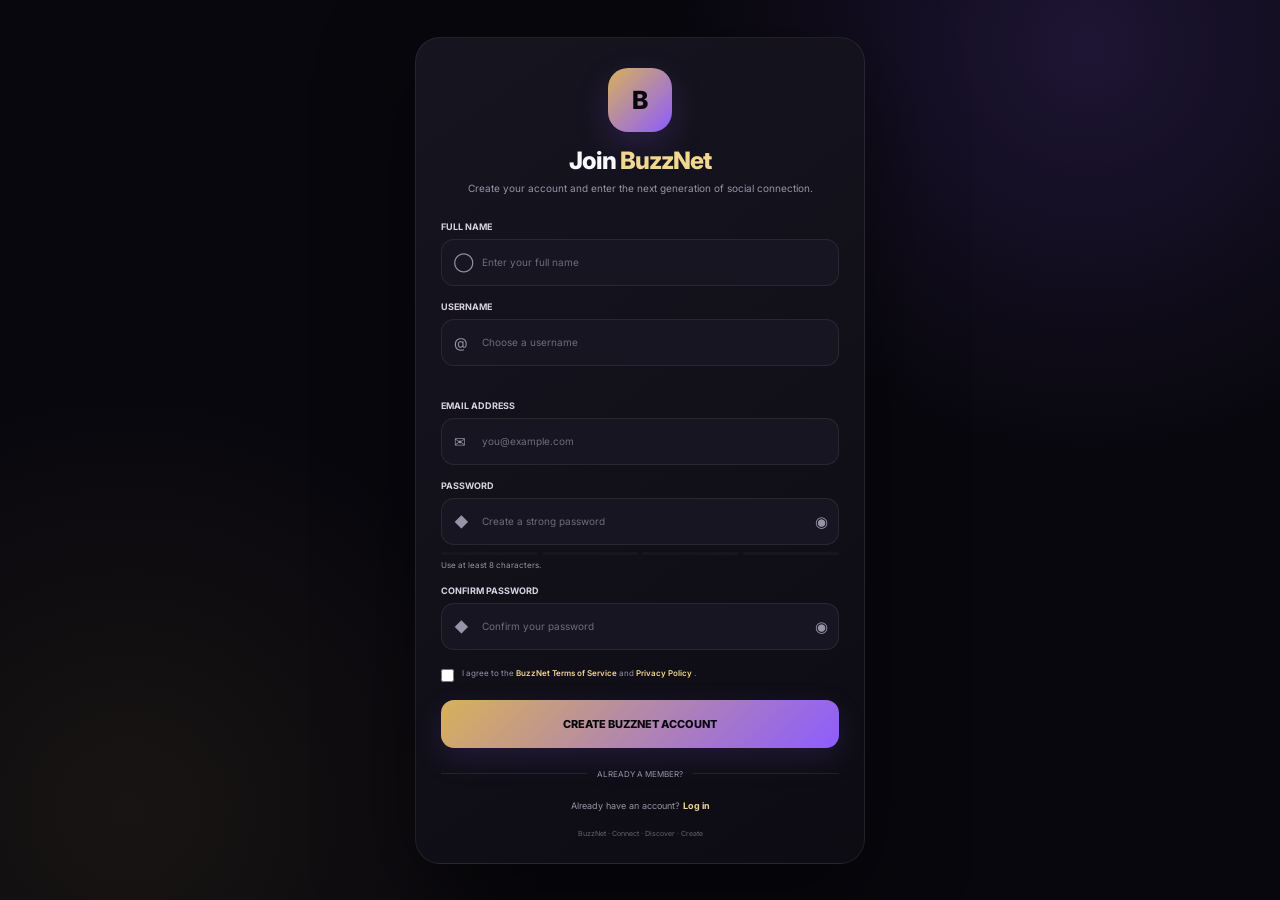
<file: signup.html>
<!DOCTYPE html><html lang="en">
<head>
    <meta charset="UTF-8">
    <meta name="viewport" content="width=device-width, initial-scale=1.0">
    <meta name="theme-color" content="#08070d"><title>Sign Up · BuzzNet</title>

<link rel="preconnect" href="https://fonts.googleapis.com">
<link rel="preconnect" href="https://fonts.gstatic.com" crossorigin>

<link
    href="https://fonts.googleapis.com/css2?family=Inter:wght@400;500;600;700;800&display=swap"
    rel="stylesheet"
>

<style>

    :root {
        --bg: #08070d;
        --surface: #111019;
        --surface-2: #171521;

        --text: #f8f6ff;
        --muted: #9993a8;

        --gold: #d8b15a;
        --gold-light: #f1d78f;

        --purple: #8d5cff;
        --purple-light: #b28cff;

        --border: rgba(255,255,255,0.08);

        --danger: #ff667a;
        --success: #6ee7a0;
    }


    * {
        margin: 0;
        padding: 0;
        box-sizing: border-box;
    }


    body {

        min-height: 100vh;

        display: flex;

        align-items: center;

        justify-content: center;

        padding: 25px 15px;

        background:
            radial-gradient(
                circle at 85% 5%,
                rgba(141,92,255,0.16),
                transparent 30%
            ),
            radial-gradient(
                circle at 10% 90%,
                rgba(216,177,90,0.08),
                transparent 30%
            ),
            var(--bg);

        color: var(--text);

        font-family: "Inter", sans-serif;
    }


    button,
    input {
        font: inherit;
    }


    button {
        border: 0;
        cursor: pointer;
    }


    a {
        color: inherit;
        text-decoration: none;
    }


    /* =================================================
       CARD
       ================================================= */

    .signup-card {

        width:
            min(450px, 100%);

        padding:
            30px 25px 25px;

        border-radius: 25px;

        background:
            linear-gradient(
                145deg,
                rgba(23,21,33,0.98),
                rgba(13,12,19,0.98)
            );

        border:
            1px solid var(--border);

        box-shadow:
            0 30px 90px rgba(0,0,0,0.5);

        backdrop-filter:
            blur(20px);
    }


    /* =================================================
       BRAND
       ================================================= */

    .brand {

        text-align: center;

        margin-bottom: 25px;
    }


    .brand-icon {

        width: 64px;
        height: 64px;

        display: grid;

        place-items: center;

        margin: auto;

        border-radius: 20px;

        background:
            linear-gradient(
                135deg,
                var(--gold),
                var(--purple)
            );

        color:
            #09080d;

        font-size: 25px;

        font-weight: 800;

        box-shadow:
            0 12px 35px
            rgba(141,92,255,0.18);
    }


    .brand h1 {

        margin-top: 14px;

        font-size: 24px;

        font-weight: 800;

        letter-spacing:
            -0.04em;
    }


    .brand h1 span {

        color:
            var(--gold-light);
    }


    .brand p {

        margin-top: 6px;

        color:
            var(--muted);

        font-size: 10px;

        line-height: 1.5;
    }


    /* =================================================
       FORM
       ================================================= */

    .form-group {

        margin-top: 15px;
    }


    .form-group label {

        display: block;

        margin-bottom: 7px;

        color:
            #d8d3e2;

        font-size: 9px;

        font-weight: 700;
    }


    .input-wrap {

        position: relative;
    }


    .input-icon {

        position: absolute;

        left: 13px;
        top: 50%;

        transform:
            translateY(-50%);

        color:
            var(--muted);

        font-size: 14px;

        pointer-events: none;
    }


    .input-wrap input {

        width: 100%;

        height: 47px;

        padding:
            0 13px 0 40px;

        border-radius: 13px;

        background:
            var(--surface-2);

        border:
            1px solid var(--border);

        outline: none;

        color:
            var(--text);

        font-size: 10px;

        transition:
            border 0.2s ease,
            box-shadow 0.2s ease;
    }


    .input-wrap input:focus {

        border-color:
            rgba(141,92,255,0.55);

        box-shadow:
            0 0 0 3px
            rgba(141,92,255,0.08);
    }


    .input-wrap input::placeholder {
        color: #716b7c;
    }


    .password-toggle {

        position: absolute;

        right: 11px;
        top: 50%;

        transform:
            translateY(-50%);

        background:
            transparent;

        color:
            var(--muted);

        font-size: 15px;
    }


    .password-wrap input {
        padding-right: 42px;
    }


    /* =================================================
       USERNAME
       ================================================= */

    .username-status {

        min-height: 14px;

        margin-top: 5px;

        color:
            var(--muted);

        font-size: 8px;
    }


    .username-status.available {
        color: var(--success);
    }


    .username-status.taken {
        color: var(--danger);
    }


    /* =================================================
       PASSWORD STRENGTH
       ================================================= */

    .password-strength {

        display: flex;

        gap: 4px;

        margin-top: 7px;
    }


    .strength-bar {

        height: 3px;

        flex: 1;

        border-radius: 10px;

        background:
            var(--surface-2);
    }


    .strength-text {

        margin-top: 5px;

        color:
            var(--muted);

        font-size: 8px;
    }


    /* =================================================
       TERMS
       ================================================= */

    .terms {

        display: flex;

        align-items: flex-start;

        gap: 8px;

        margin-top: 17px;

        color:
            var(--muted);

        font-size: 8px;

        line-height: 1.55;
    }


    .terms input {

        margin-top: 2px;

        accent-color:
            var(--purple);

        flex: 0 0 auto;
    }


    .terms a {

        color:
            var(--gold-light);

        font-weight: 600;
    }


    /* =================================================
       BUTTON
       ================================================= */

    .signup-btn {

        width: 100%;

        height: 48px;

        margin-top: 18px;

        border-radius: 13px;

        background:
            linear-gradient(
                135deg,
                var(--gold),
                var(--purple)
            );

        color:
            #09080d;

        font-size: 11px;

        font-weight: 800;

        box-shadow:
            0 10px 30px
            rgba(141,92,255,0.15);

        transition:
            transform 0.2s ease,
            opacity 0.2s ease;
    }


    .signup-btn:hover {
        transform:
            translateY(-1px);
    }


    .signup-btn:disabled {

        opacity: 0.45;

        cursor:
            not-allowed;

        transform:
            none;
    }


    /* =================================================
       DIVIDER
       ================================================= */

    .divider {

        display: flex;

        align-items: center;

        gap: 10px;

        margin:
            21px 0;
    }


    .divider::before,
    .divider::after {

        content: "";

        height: 1px;

        flex: 1;

        background:
            var(--border);
    }


    .divider span {

        color:
            var(--muted);

        font-size: 8px;
    }


    /* =================================================
       LOGIN
       ================================================= */

    .login-text {

        text-align: center;

        color:
            var(--muted);

        font-size: 9px;
    }


    .login-text a {

        color:
            var(--gold-light);

        font-weight: 700;
    }


    /* =================================================
       MESSAGE
       ================================================= */

    .form-message {

        display: none;

        margin-top: 12px;

        padding: 10px;

        border-radius: 10px;

        font-size: 8px;

        line-height: 1.5;
    }


    .form-message.error {

        display: block;

        color:
            var(--danger);

        background:
            rgba(255,102,122,0.07);

        border:
            1px solid
            rgba(255,102,122,0.14);
    }


    .form-message.success {

        display: block;

        color:
            var(--success);

        background:
            rgba(110,231,160,0.07);

        border:
            1px solid
            rgba(110,231,160,0.14);
    }


    /* =================================================
       FOOTER
       ================================================= */

    .footer {

        margin-top: 18px;

        text-align: center;

        color:
            #666171;

        font-size: 7px;
    }


    /* =================================================
       RESPONSIVE
       ================================================= */

    @media (max-width: 420px) {

        body {
            padding:
                15px 10px;
        }

        .signup-card {
            padding:
                25px 18px 20px;
        }

    }

</style>

</head><body><main class="signup-card">


    <!-- =================================================
         BRAND
         ================================================= -->

    <div class="brand">

        <div class="brand-icon">
            B
        </div>

        <h1>
            Join <span>BuzzNet</span>
        </h1>

        <p>
            Create your account and enter the
            next generation of social connection.
        </p>

    </div>



    <!-- =================================================
         FORM
         ================================================= -->

    <form id="signupForm" novalidate>


        <!-- Name -->

        <div class="form-group">

            <label for="fullName">
                FULL NAME
            </label>


            <div class="input-wrap">

                <span class="input-icon">
                    ◯
                </span>

                <input
                    type="text"
                    id="fullName"
                    placeholder="Enter your full name"
                    autocomplete="name"
                >

            </div>

        </div>



        <!-- Username -->

        <div class="form-group">

            <label for="username">
                USERNAME
            </label>


            <div class="input-wrap">

                <span class="input-icon">
                    @
                </span>

                <input
                    type="text"
                    id="username"
                    placeholder="Choose a username"
                    autocomplete="username"
                    maxlength="20"
                >

            </div>


            <div
                class="username-status"
                id="usernameStatus"
            ></div>

        </div>



        <!-- Email -->

        <div class="form-group">

            <label for="email">
                EMAIL ADDRESS
            </label>


            <div class="input-wrap">

                <span class="input-icon">
                    ✉
                </span>

                <input
                    type="email"
                    id="email"
                    placeholder="you@example.com"
                    autocomplete="email"
                >

            </div>

        </div>



        <!-- Password -->

        <div class="form-group">

            <label for="password">
                PASSWORD
            </label>


            <div
                class="input-wrap password-wrap"
            >

                <span class="input-icon">
                    ◆
                </span>


                <input
                    type="password"
                    id="password"
                    placeholder="Create a strong password"
                    autocomplete="new-password"
                >


                <button
                    type="button"
                    class="password-toggle"
                    data-target="password"
                    aria-label="Show password"
                >
                    ◉
                </button>

            </div>


            <div class="password-strength">

                <span class="strength-bar"></span>
                <span class="strength-bar"></span>
                <span class="strength-bar"></span>
                <span class="strength-bar"></span>

            </div>


            <div
                class="strength-text"
                id="strengthText"
            >
                Use at least 8 characters.
            </div>

        </div>



        <!-- Confirm password -->

        <div class="form-group">

            <label for="confirmPassword">
                CONFIRM PASSWORD
            </label>


            <div
                class="input-wrap password-wrap"
            >

                <span class="input-icon">
                    ◆
                </span>


                <input
                    type="password"
                    id="confirmPassword"
                    placeholder="Confirm your password"
                    autocomplete="new-password"
                >


                <button
                    type="button"
                    class="password-toggle"
                    data-target="confirmPassword"
                    aria-label="Show password"
                >
                    ◉
                </button>

            </div>

        </div>



        <!-- Terms -->

        <label class="terms">

            <input
                type="checkbox"
                id="terms"
            >

            <span>
                I agree to the
                <a href="#" id="termsLink">
                    BuzzNet Terms of Service
                </a>
                and
                <a href="#" id="privacyLink">
                    Privacy Policy
                </a>.
            </span>

        </label>



        <!-- Message -->

        <div
            class="form-message"
            id="formMessage"
        ></div>



        <!-- Submit -->

        <button
            type="submit"
            class="signup-btn"
            id="signupBtn"
        >
            CREATE BUZZNET ACCOUNT
        </button>


    </form>



    <!-- Divider -->

    <div class="divider">
        <span>ALREADY A MEMBER?</span>
    </div>



    <!-- Login -->

    <div class="login-text">

        Already have an account?

        <a href="login.html">
            Log in
        </a>

    </div>



    <div class="footer">
        BuzzNet · Connect · Discover · Create
    </div>


</main>



<!-- =================================================
     JAVASCRIPT
     ================================================= -->

<script>

    const signupForm =
        document.getElementById(
            "signupForm"
        );

    const fullName =
        document.getElementById(
            "fullName"
        );

    const username =
        document.getElementById(
            "username"
        );

    const email =
        document.getElementById(
            "email"
        );

    const password =
        document.getElementById(
            "password"
        );

    const confirmPassword =
        document.getElementById(
            "confirmPassword"
        );

    const terms =
        document.getElementById(
            "terms"
        );

    const signupBtn =
        document.getElementById(
            "signupBtn"
        );

    const formMessage =
        document.getElementById(
            "formMessage"
        );

    const usernameStatus =
        document.getElementById(
            "usernameStatus"
        );

    const strengthText =
        document.getElementById(
            "strengthText"
        );

    const strengthBars =
        document.querySelectorAll(
            ".strength-bar"
        );



    /* =================================================
       PASSWORD VISIBILITY
       ================================================= */

    document
        .querySelectorAll(".password-toggle")
        .forEach(button => {

            button.addEventListener(
                "click",
                () => {

                    const target =
                        document.getElementById(
                            button.dataset.target
                        );


                    if (
                        target.type ===
                        "password"
                    ) {

                        target.type =
                            "text";

                        button.textContent =
                            "◌";

                    } else {

                        target.type =
                            "password";

                        button.textContent =
                            "◉";

                    }

                }
            );

        });



    /* =================================================
       PASSWORD STRENGTH
       ================================================= */

    password.addEventListener(
        "input",
        () => {

            const value =
                password.value;

            let score = 0;


            if (value.length >= 8)
                score++;

            if (/[A-Z]/.test(value))
                score++;

            if (/[0-9]/.test(value))
                score++;

            if (/[^A-Za-z0-9]/.test(value))
                score++;


            strengthBars.forEach(
                (bar, index) => {

                    if (index < score) {

                        bar.style.background =
                            "linear-gradient(90deg,#d8b15a,#8d5cff)";

                    } else {

                        bar.style.background =
                            "var(--surface-2)";

                    }

                }
            );


            if (!value) {

                strengthText.textContent =
                    "Use at least 8 characters.";

            } else if (score <= 1) {

                strengthText.textContent =
                    "Weak password.";

            } else if (score <= 2) {

                strengthText.textContent =
                    "Fair password.";

            } else if (score === 3) {

                strengthText.textContent =
                    "Good password.";

            } else {

                strengthText.textContent =
                    "Strong password.";

            }

        }
    );



    /* =================================================
       USERNAME CHECK
       ================================================= */

    username.addEventListener(
        "input",
        () => {

            const value =
                username.value
                    .trim()
                    .toLowerCase();


            if (!value) {

                usernameStatus.textContent =
                    "";

                usernameStatus.className =
                    "username-status";

                return;

            }


            if (
                !/^[a-z0-9_.]+$/.test(value)
            ) {

                usernameStatus.textContent =
                    "Use only letters, numbers, underscores or dots.";

                usernameStatu
</file>
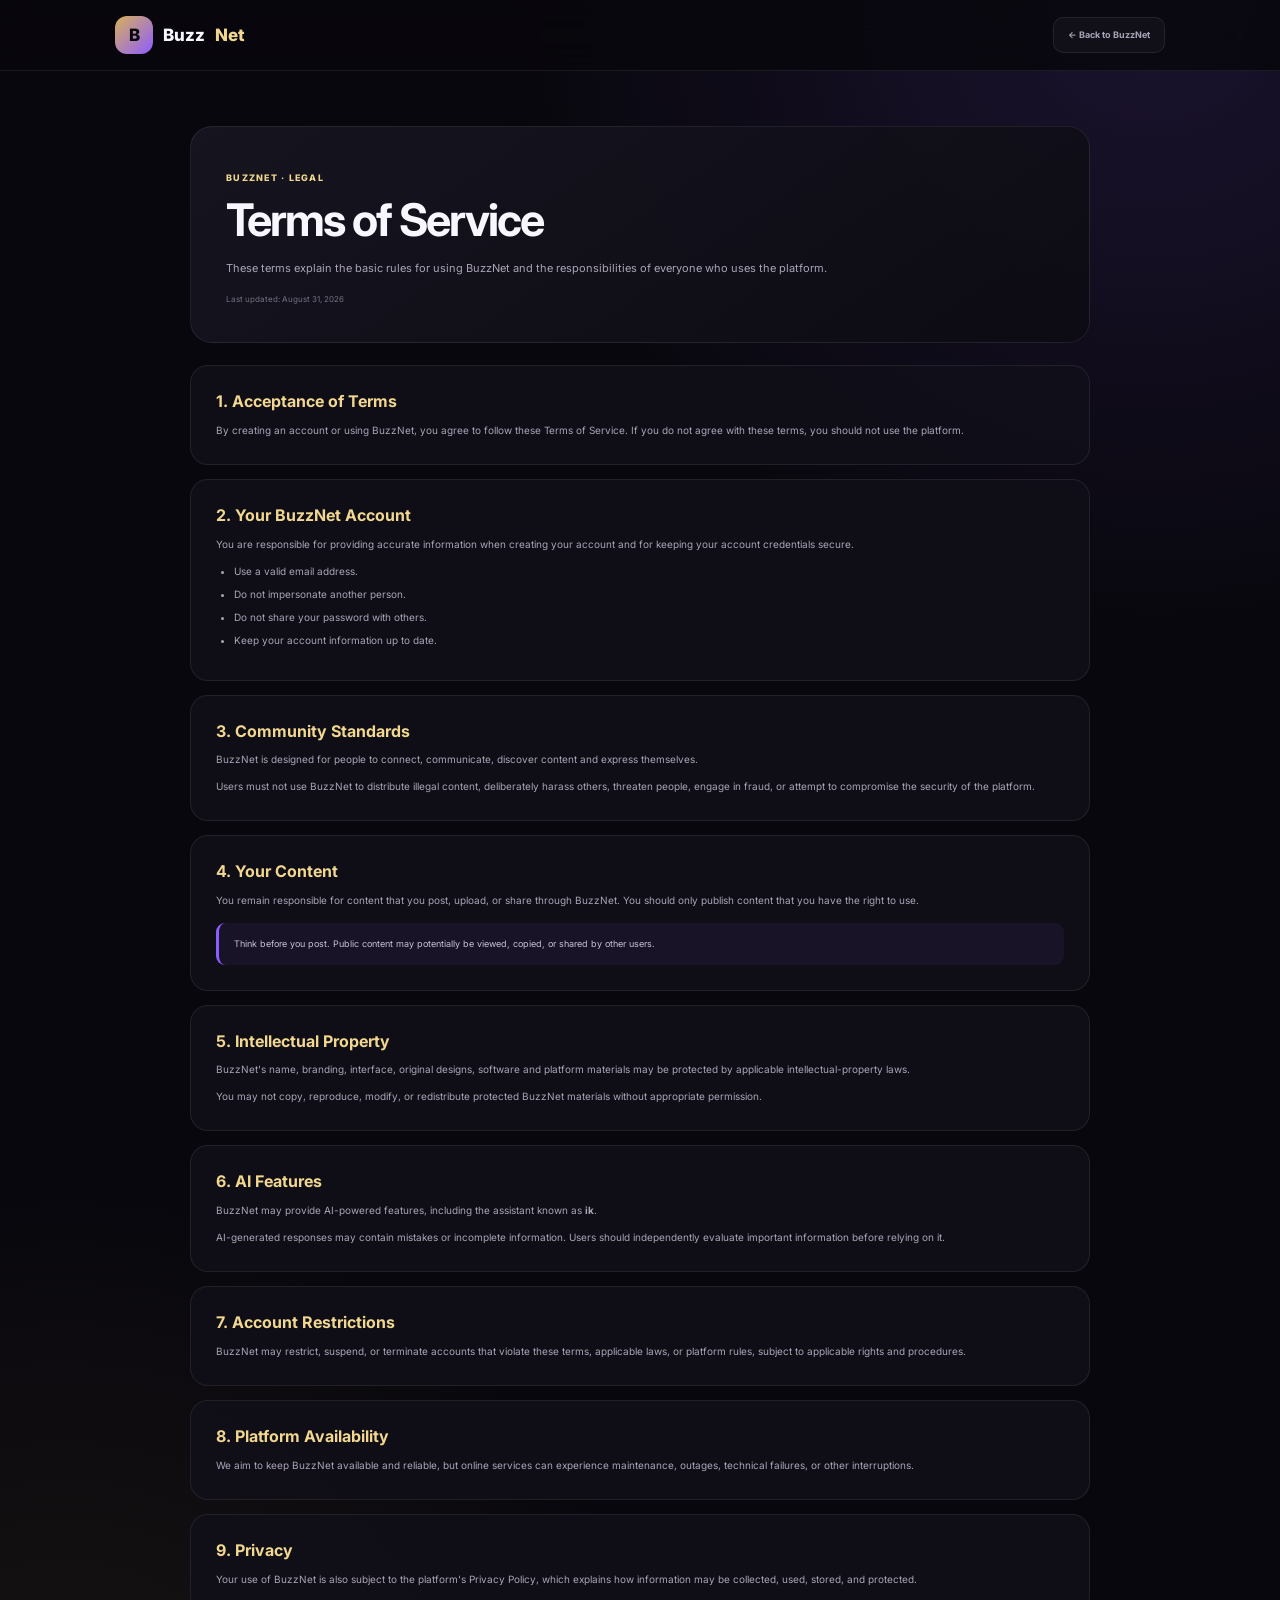
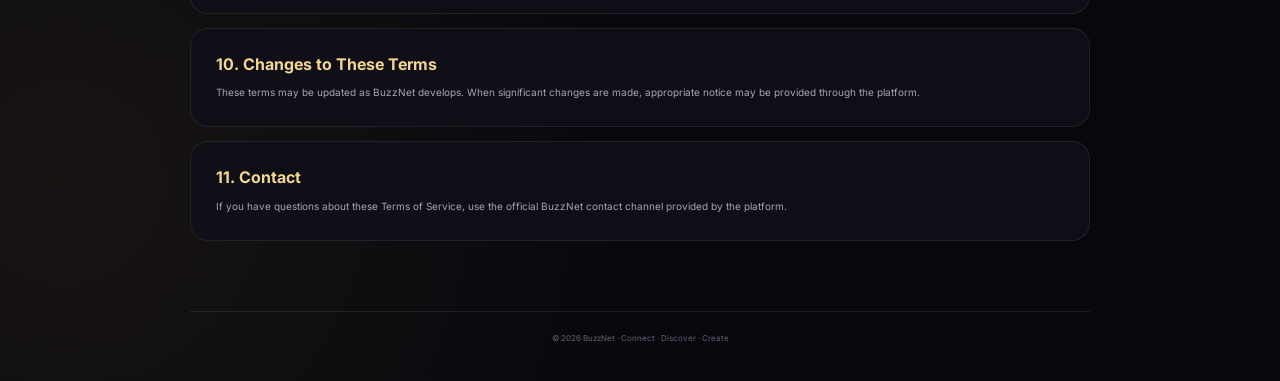
<file: terms.html>
<!DOCTYPE html><html lang="en">
<head>
    <meta charset="UTF-8">
    <meta name="viewport" content="width=device-width, initial-scale=1.0">
    <meta name="theme-color" content="#08070d"><title>Terms of Service · BuzzNet</title>

<link rel="preconnect" href="https://fonts.googleapis.com">
<link rel="preconnect" href="https://fonts.gstatic.com" crossorigin>

<link
    href="https://fonts.googleapis.com/css2?family=Inter:wght@400;500;600;700;800&display=swap"
    rel="stylesheet"
>

<style>

    :root {
        --bg: #08070d;
        --surface: #111019;
        --surface-2: #171521;

        --text: #f8f6ff;
        --muted: #aaa4b7;

        --gold: #d8b15a;
        --gold-light: #f1d78f;

        --purple: #8d5cff;
        --border: rgba(255,255,255,0.08);
    }


    * {
        margin: 0;
        padding: 0;
        box-sizing: border-box;
    }


    html {
        scroll-behavior: smooth;
    }


    body {

        min-height: 100vh;

        background:
            radial-gradient(
                circle at 90% 0%,
                rgba(141,92,255,0.14),
                transparent 28%
            ),
            radial-gradient(
                circle at 5% 90%,
                rgba(216,177,90,0.08),
                transparent 28%
            ),
            var(--bg);

        color: var(--text);

        font-family:
            "Inter",
            sans-serif;

        line-height: 1.7;
    }


    a {
        color: inherit;
        text-decoration: none;
    }


    /* ================================
       HEADER
       ================================ */

    header {

        position: sticky;

        top: 0;

        z-index: 20;

        border-bottom:
            1px solid var(--border);

        background:
            rgba(8,7,13,0.88);

        backdrop-filter:
            blur(18px);
    }


    .nav {

        width:
            min(1050px, 92%);

        min-height: 70px;

        margin: auto;

        display: flex;

        align-items: center;

        justify-content: space-between;
    }


    .brand {

        display: flex;

        align-items: center;

        gap: 10px;

        font-weight: 800;

        font-size: 17px;
    }


    .brand-icon {

        width: 38px;
        height: 38px;

        display: grid;

        place-items: center;

        border-radius: 12px;

        background:
            linear-gradient(
                135deg,
                var(--gold),
                var(--purple)
            );

        color: #09080d;

        font-weight: 800;
    }


    .brand span {
        color: var(--gold-light);
    }


    .back {

        padding:
            9px 14px;

        border-radius: 10px;

        border:
            1px solid var(--border);

        background:
            var(--surface);

        color: var(--muted);

        font-size: 9px;

        font-weight: 700;
    }


    .back:hover {
        color: var(--text);
    }


    /* ================================
       MAIN
       ================================ */

    main {

        width:
            min(900px, 92%);

        margin:
            55px auto 70px;
    }


    .hero {

        padding:
            35px;

        margin-bottom:
            22px;

        border-radius: 22px;

        background:
            linear-gradient(
                145deg,
                rgba(23,21,33,0.95),
                rgba(13,12,19,0.95)
            );

        border:
            1px solid var(--border);
    }


    .eyebrow {

        display: inline-block;

        margin-bottom: 10px;

        color: var(--gold-light);

        font-size: 9px;

        font-weight: 800;

        letter-spacing:
            0.14em;
    }


    h1 {

        font-size:
            clamp(28px, 6vw, 45px);

        line-height: 1.1;

        letter-spacing:
            -0.045em;
    }


    .hero p {

        max-width: 650px;

        margin-top: 14px;

        color: var(--muted);

        font-size: 11px;
    }


    .updated {

        margin-top: 16px;

        color: #777184;

        font-size: 8px;
    }


    /* ================================
       CONTENT
       ================================ */

    .content {

        display: grid;

        gap: 14px;
    }


    .section {

        padding:
            25px;

        border-radius: 18px;

        background:
            rgba(17,16,25,0.86);

        border:
            1px solid var(--border);
    }


    .section h2 {

        margin-bottom: 10px;

        color: var(--gold-light);

        font-size: 16px;

        line-height: 1.3;
    }


    .section p {

        color: var(--muted);

        font-size: 10px;

        margin-bottom: 10px;
    }


    .section p:last-child {
        margin-bottom: 0;
    }


    .section ul {

        margin:
            8px 0 0 18px;

        color: var(--muted);

        font-size: 10px;
    }


    .section li {
        margin-bottom: 6px;
    }


    .highlight {

        margin-top: 14px;

        padding: 13px 15px;

        border-left:
            3px solid var(--purple);

        border-radius: 9px;

        background:
            rgba(141,92,255,0.07);

        color: #c8c2d3;

        font-size: 9px;
    }


    /* ================================
       FOOTER
       ================================ */

    footer {

        width:
            min(900px, 92%);

        margin:
            0 auto 35px;

        padding-top: 20px;

        border-top:
            1px solid var(--border);

        text-align: center;

        color: #666171;

        font-size: 8px;
    }


    @media (max-width: 600px) {

        main {
            margin-top: 30px;
        }

        .hero {
            padding: 25px 20px;
        }

        .section {
            padding: 20px;
        }

    }

</style>

</head><body><header><nav class="nav">

    <a
        href="index.html"
        class="brand"
    >

        <div class="brand-icon">
            B
        </div>

        Buzz<span>Net</span>

    </a>


    <a
        href="index.html"
        class="back"
    >
        ← Back to BuzzNet
    </a>

</nav>

</header><main><section class="hero">

    <div class="eyebrow">
        BUZZNET · LEGAL
    </div>

    <h1>
        Terms of Service
    </h1>

    <p>
        These terms explain the basic rules for
        using BuzzNet and the responsibilities of
        everyone who uses the platform.
    </p>

    <div class="updated">
        Last updated: August 31, 2026
    </div>

</section>



<div class="content">


    <section class="section">

        <h2>1. Acceptance of Terms</h2>

        <p>
            By creating an account or using BuzzNet,
            you agree to follow these Terms of Service.
            If you do not agree with these terms, you
            should not use the platform.
        </p>

    </section>



    <section class="section">

        <h2>2. Your BuzzNet Account</h2>

        <p>
            You are responsible for providing accurate
            information when creating your account and
            for keeping your account credentials secure.
        </p>

        <ul>
            <li>Use a valid email address.</li>
            <li>Do not impersonate another person.</li>
            <li>Do not share your password with others.</li>
            <li>Keep your account information up to date.</li>
        </ul>

    </section>



    <section class="section">

        <h2>3. Community Standards</h2>

        <p>
            BuzzNet is designed for people to connect,
            communicate, discover content and express
            themselves.
        </p>

        <p>
            Users must not use BuzzNet to distribute
            illegal content, deliberately harass others,
            threaten people, engage in fraud, or attempt
            to compromise the security of the platform.
        </p>

    </section>



    <section class="section">

        <h2>4. Your Content</h2>

        <p>
            You remain responsible for content that you
            post, upload, or share through BuzzNet.
            You should only publish content that you
            have the right to use.
        </p>

        <div class="highlight">
            Think before you post. Public content may
            potentially be viewed, copied, or shared by
            other users.
        </div>

    </section>



    <section class="section">

        <h2>5. Intellectual Property</h2>

        <p>
            BuzzNet's name, branding, interface,
            original designs, software and platform
            materials may be protected by applicable
            intellectual-property laws.
        </p>

        <p>
            You may not copy, reproduce, modify, or
            redistribute protected BuzzNet materials
            without appropriate permission.
        </p>

    </section>



    <section class="section">

        <h2>6. AI Features</h2>

        <p>
            BuzzNet may provide AI-powered features,
            including the assistant known as
            <strong>ik</strong>.
        </p>

        <p>
            AI-generated responses may contain mistakes
            or incomplete information. Users should
            independently evaluate important information
            before relying on it.
        </p>

    </section>



    <section class="section">

        <h2>7. Account Restrictions</h2>

        <p>
            BuzzNet may restrict, suspend, or terminate
            accounts that violate these terms, applicable
            laws, or platform rules, subject to applicable
            rights and procedures.
        </p>

    </section>



    <section class="section">

        <h2>8. Platform Availability</h2>

        <p>
            We aim to keep BuzzNet available and
            reliable, but online services can experience
            maintenance, outages, technical failures,
            or other interruptions.
        </p>

    </section>



    <section class="section">

        <h2>9. Privacy</h2>

        <p>
            Your use of BuzzNet is also subject to the
            platform's Privacy Policy, which explains
            how information may be collected, used,
            stored, and protected.
        </p>

    </section>



    <section class="section">

        <h2>10. Changes to These Terms</h2>

        <p>
            These terms may be updated as BuzzNet
            develops. When significant changes are made,
            appropriate notice may be provided through
            the platform.
        </p>

    </section>



    <section class="section">

        <h2>11. Contact</h2>

        <p>
            If you have questions about these Terms of
            Service, use the official BuzzNet contact
            channel provided by the platform.
        </p>

    </section>


</div>

</main><footer>© 2026 BuzzNet · Connect · Discover · Create

</footer></body>
</html>
</file>
<file: style.css>
:root {
--bg: #08070d;
--surface: #111019;
--surface-2: #171521;
--surface-3: #201d2c;
--text: #f7f4ff;
--muted: #9c97aa;
--gold: #d8b15a;
--gold-light: #f0d58a;
--purple: #8d5cff;
--purple-light: #b18cff;
--border: rgba(255, 255, 255, 0.08);
--danger: #ff5c7a;
--shadow: 0 18px 50px rgba(0, 0, 0, 0.35);
--radius: 20px;
}

* {
  margin: 0;
  padding: 0;
  box-sizing: border-box;
  }

html {
scroll-behavior: smooth;
}

body {
min-height: 100vh;
background:
radial-gradient(circle at 85% 0%, rgba(141, 92, 255, 0.12), transparent 28%),
radial-gradient(circle at 10% 20%, rgba(216, 177, 90, 0.07), transparent 25%),
var(--bg);
color: var(--text);
font-family: "Inter", sans-serif;
line-height: 1.5;
padding-bottom: 90px;
}

button,
a,
input,
textarea {
font: inherit;
}

button {
border: 0;
cursor: pointer;
}

a {
color: inherit;
text-decoration: none;
}

/* ================= HEADER ================= */

.topbar {
position: sticky;
top: 0;
z-index: 100;
height: 70px;
display: flex;
align-items: center;
justify-content: space-between;
padding: 0 22px;
background: rgba(8, 7, 13, 0.86);
border-bottom: 1px solid var(--border);
backdrop-filter: blur(18px);
-webkit-backdrop-filter: blur(18px);
}

.brand {
display: flex;
align-items: center;
gap: 10px;
}

.brand-mark {
width: 38px;
height: 38px;
display: grid;
place-items: center;
border-radius: 12px;
background: linear-gradient(135deg, var(--gold), var(--purple));
color: #08070d;
font-size: 18px;
font-weight: 800;
box-shadow: 0 8px 25px rgba(141, 92, 255, 0.2);
}

.brand-name {
font-size: 20px;
font-weight: 800;
letter-spacing: -0.5px;
}

.top-actions {
display: flex;
align-items: center;
gap: 10px;
}

.icon-btn,
.profile-mini {
width: 40px;
height: 40px;
display: grid;
place-items: center;
border-radius: 50%;
background: var(--surface-2);
color: var(--text);
border: 1px solid var(--border);
}

.icon-btn:hover,
.profile-mini:hover {
border-color: rgba(216, 177, 90, 0.4);
}

.profile-mini span {
width: 27px;
height: 27px;
display: grid;
place-items: center;
border-radius: 50%;
background: linear-gradient(135deg, var(--purple), var(--gold));
color: white;
font-size: 11px;
font-weight: 800;
}

.ik-btn {
display: flex;
align-items: center;
gap: 6px;
padding: 9px 14px;
border: 1px solid rgba(216, 177, 90, 0.3);
border-radius: 12px;
background: rgba(216, 177, 90, 0.08);
color: var(--gold-light);
font-weight: 700;
transition: 0.2s ease;
}

.ik-btn:hover {
background: rgba(216, 177, 90, 0.15);
transform: translateY(-1px);
}

/* ================= MAIN ================= */

.main-content {
width: min(760px, calc(100% - 32px));
margin: 0 auto;
padding-top: 42px;
}

.welcome-section {
margin-bottom: 28px;
}

.eyebrow {
color: var(--gold);
font-size: 11px;
font-weight: 800;
letter-spacing: 2px;
margin-bottom: 8px;
}

.welcome-section h1 {
font-size: clamp(30px, 6vw, 44px);
line-height: 1.05;
letter-spacing: -1.5px;
}

.welcome-text {
margin-top: 10px;
color: var(--muted);
}

/* ================= CREATE POST ================= */

.create-card {
display: flex;
gap: 14px;
padding: 18px;
margin-bottom: 32px;
background: rgba(17, 16, 25, 0.88);
border: 1px solid var(--border);
border-radius: var(--radius);
box-shadow: var(--shadow);
}

.avatar {
flex: 0 0 42px;
width: 42px;
height: 42px;
display: grid;
place-items: center;
border-radius: 50%;
background: linear-gradient(135deg, var(--purple), var(--gold));
color: white;
font-weight: 800;
}

.create-content {
flex: 1;
min-width: 0;
}

.post-input {
width: 100%;
min-height: 45px;
padding: 12px 15px;
text-align: left;
border-radius: 14px;
background: var(--surface-2);
color: var(--muted);
border: 1px solid var(--border);
transition: 0.2s ease;
}

.post-input:hover {
border-color: rgba(141, 92, 255, 0.4);
color: var(--text);
}

.create-actions {
display: flex;
gap: 8px;
margin-top: 12px;
overflow-x: auto;
}

.create-action {
display: flex;
align-items: center;
gap: 6px;
padding: 8px 10px;
white-space: nowrap;
border-radius: 10px;
background: transparent;
color: var(--muted);
}

.create-action:hover {
background: var(--surface-2);
color: var(--text);
}

/* ================= FEED ================= */

.feed-section {
padding-bottom: 30px;
}

.section-heading {
display: flex;
align-items: center;
justify-content: space-between;
margin-bottom: 16px;
}

.section-heading h2 {
font-size: 19px;
}

.sort-btn {
padding: 8px 12px;
border-radius: 10px;
background: var(--surface-2);
color: var(--muted);
border: 1px solid var(--border);
font-size: 12px;
}

/* ================= EMPTY FEED ================= */

.empty-feed {
padding: 45px 24px;
text-align: center;
background: rgba(17, 16, 25, 0.75);
border: 1px solid var(--border);
border-radius: var(--radius);
}

.empty-icon {
width: 60px;
height: 60px;
display: grid;
place-items: center;
margin: 0 auto 18px;
border-radius: 18px;
background: linear-gradient(
135deg,
rgba(216, 177, 90, 0.15),
rgba(141, 92, 255, 0.15)
);
color: var(--gold-light);
font-size: 25px;
}

.empty-feed h3 {
margin-bottom: 8px;
font-size: 18px;
}

.empty-feed p {
max-width: 460px;
margin: 0 auto 22px;
color: var(--muted);
font-size: 14px;
}

/* ================= BUTTONS ================= */

.primary-btn {
display: inline-flex;
align-items: center;
justify-content: center;
min-height: 43px;
padding: 0 18px;
border-radius: 12px;
background: linear-gradient(135deg, var(--gold), var(--purple));
color: #09080d;
font-weight: 800;
box-shadow: 0 10px 30px rgba(141, 92, 255, 0.18);
transition: transform 0.2s ease, opacity 0.2s ease;
}

.primary-btn:hover {
transform: translateY(-2px);
}

.primary-btn:active {
transform: translateY(0);
}

/* ================= BOTTOM NAV ================= */

.bottom-nav {
position: fixed;
left: 50%;
bottom: 12px;
z-index: 200;
width: min(650px, calc(100% - 24px));
height: 66px;
transform: translateX(-50%);
display: flex;
align-items: center;
justify-content: space-around;
padding: 6px;
background: rgba(17, 16, 25, 0.94);
border: 1px solid var(--border);
border-radius: 22px;
box-shadow: 0 15px 50px rgba(0, 0, 0, 0.55);
backdrop-filter: blur(20px);
-webkit-backdrop-filter: blur(20px);
}

.nav-item {
min-width: 60px;
height: 54px;
display: flex;
flex-direction: column;
align-items: center;
justify-content: center;
gap: 2px;
border-radius: 16px;
color: var(--muted);
font-size: 10px;
font-weight: 600;
transition: 0.2s ease;
}

.nav-icon,
.ik-nav-icon {
font-size: 20px;
line-height: 1;
}

.nav-item:hover {
color: var(--text);
background: var(--surface-2);
}

.nav-item.active {
color: var(--gold-light);
background: rgba(216, 177, 90, 0.08);
}

.ik-nav {
position: relative;
}

.ik-nav-icon {
width: 35px;
height: 35px;
display: grid;
place-items: center;
border-radius: 12px;
background: linear-gradient(135deg, var(--gold), var(--purple));
color: #09080d;
font-size: 16px;
font-weight: 800;
}

/* ================= MODAL ================= */

.modal {
position: fixed;
inset: 0;
z-index: 500;
display: none;
}

.modal.show {
display: block;
}

.modal-backdrop {
position: absolute;
inset: 0;
background: rgba(0, 0, 0, 0.72);
backdrop-filter: blur(6px);
}

.composer-modal {
position: absolute;
left: 50%;
top: 50%;
width: min(600px, calc(100% - 28px));
transform: translate(-50%, -50%);
padding: 20px;
background: var(--surface);
border: 1px solid var(--border);
border-radius: 22px;
box-shadow: 0 30px 80px rgba(0, 0, 0, 0.6);
}

.modal-header {
display: flex;
align-items: center;
justify-content: space-between;
margin-bottom: 18px;
}

.modal-header h2 {
font-size: 19px;
}

.close-btn {
width: 35px;
height: 35px;
border-radius: 50%;
background: var(--surface-2);
color: var(--text);
font-size: 24px;
}

#postText {
width: 100%;
min-height: 180px;
resize: vertical;
padding: 15px;
background: var(--surface-2);
color: var(--text);
border: 1px solid var(--border);
border-radius: 15px;
outline: none;
}

#postText:focus {
border-color: rgba(141, 92, 255, 0.55);
}

#postText::placeholder {
color: var(--muted);
}

.composer-footer {
display: flex;
align-items: center;
justify-content: space-between;
margin-top: 15px;
}

#characterCount {
color: var(--muted);
font-size: 12px;
}

/* ================= RESPONSIVE ================= */

@media (max-width: 560px) {

.topbar {
    padding: 0 14px;
}

.brand-name {
    font-size: 18px;
}

.brand-mark {
    width: 35px;
    height: 35px;
}

.top-actions {
    gap: 6px;
}

.icon-btn,
.profile-mini {
    width: 37px;
    height: 37px;
}

.ik-btn {
    padding: 8px 11px;
}

.main-content {
    width: min(100% - 20px, 760px);
    padding-top: 30px;
}

.create-card {
    padding: 14px;
}

.avatar {
    flex-basis: 38px;
    width: 38px;
    height: 38px;
}

.create-action {
    font-size: 12px;
}

.bottom-nav {
    bottom: 8px;
    height: 62px;
    border-radius: 19px;
}

.nav-item {
    min-width: 52px;
    height: 50px;
}

.nav-icon {
    font-size: 18px;
}

}

@media (min-width: 900px) {

.main-content {
    padding-top: 55px;
}

.bottom-nav {
    bottom: 18px;
}

}
</file>
<file: ik.css>
:root {
--bg: #08070d;
--surface: #111019;
--surface-2: #171521;
--surface-3: #211d2c;
--text: #f8f6ff;
--muted: #9993a8;
--gold: #d8b15a;
--gold-light: #f1d78f;
--purple: #8d5cff;
--purple-light: #b28cff;
--border: rgba(255, 255, 255, 0.08);
--shadow: 0 20px 60px rgba(0, 0, 0, 0.4);
}

* {
  margin: 0;
  padding: 0;
  box-sizing: border-box;
  }

html,
body {
width: 100%;
height: 100%;
}

body {
overflow: hidden;
background:
radial-gradient(
circle at 75% 5%,
rgba(141, 92, 255, 0.13),
transparent 28%
),
radial-gradient(
circle at 10% 85%,
rgba(216, 177, 90, 0.08),
transparent 25%
),
var(--bg);
color: var(--text);
font-family: "Inter", sans-serif;
}

button,
textarea {
font: inherit;
}

button {
border: 0;
cursor: pointer;
}

a {
color: inherit;
text-decoration: none;
}

/* =========================================================
TOP BAR
========================================================= */

.ik-topbar {
position: fixed;
top: 0;
left: 0;
right: 0;
z-index: 100;
height: 72px;

display: flex;
align-items: center;
justify-content: space-between;

padding: 0 22px;

background: rgba(8, 7, 13, 0.86);
border-bottom: 1px solid var(--border);

backdrop-filter: blur(20px);
-webkit-backdrop-filter: blur(20px);

}

.back-button {
width: 40px;
height: 40px;

display: grid;
place-items: center;

border-radius: 12px;

background: var(--surface-2);
border: 1px solid var(--border);

color: var(--text);
font-size: 22px;

transition: 0.2s ease;

}

.back-button:hover {
border-color: rgba(216, 177, 90, 0.4);
transform: translateX(-2px);
}

/* =========================================================
IK BRAND
========================================================= */

.ik-brand {
display: flex;
align-items: center;
gap: 11px;
}

.ik-logo {
width: 39px;
height: 39px;

display: grid;
place-items: center;

border-radius: 13px;

background: linear-gradient(
    135deg,
    var(--gold),
    var(--purple)
);

color: #09080d;
font-size: 18px;
font-weight: 800;

box-shadow:
    0 8px 28px rgba(141, 92, 255, 0.2);

}

.ik-name {
font-size: 18px;
font-weight: 800;
line-height: 1;
letter-spacing: -0.4px;
}

.ik-status {
display: flex;
align-items: center;
gap: 5px;

margin-top: 4px;

color: var(--muted);
font-size: 10px;

}

.status-dot {
width: 6px;
height: 6px;

border-radius: 50%;

background: #6ee7a0;
box-shadow: 0 0 8px rgba(110, 231, 160, 0.6);

}

.new-chat-button {
width: 40px;
height: 40px;

display: grid;
place-items: center;

border-radius: 12px;

background: var(--surface-2);
border: 1px solid var(--border);

color: var(--gold-light);
font-size: 22px;

transition: 0.2s ease;

}

.new-chat-button:hover {
background: rgba(216, 177, 90, 0.1);
border-color: rgba(216, 177, 90, 0.35);
}

/* =========================================================
MAIN CHAT
========================================================= */

.ik-main {
width: 100%;
height: 100vh;

display: flex;
flex-direction: column;

padding-top: 72px;

}

.chat-area {
flex: 1;

width: min(850px, 100%);
margin: 0 auto;

overflow-y: auto;

padding: 45px 22px 30px;

scrollbar-width: thin;
scrollbar-color: var(--surface-3) transparent;

}

.chat-area::-webkit-scrollbar {
width: 6px;
}

.chat-area::-webkit-scrollbar-track {
background: transparent;
}

.chat-area::-webkit-scrollbar-thumb {
background: var(--surface-3);
border-radius: 20px;
}

/* =========================================================
WELCOME
========================================================= */

.ik-welcome {
max-width: 650px;
margin: 25px auto 40px;
text-align: center;
}

.welcome-logo {
width: 74px;
height: 74px;

display: grid;
place-items: center;

margin: 0 auto 22px;

border-radius: 23px;

background:
    linear-gradient(
        135deg,
        rgba(216, 177, 90, 0.16),
        rgba(141, 92, 255, 0.18)
    );

border: 1px solid rgba(216, 177, 90, 0.2);

color: var(--gold-light);
font-size: 30px;

box-shadow:
    0 15px 45px rgba(141, 92, 255, 0.12);

}

.ik-welcome h1 {
font-size: clamp(28px, 6vw, 42px);
letter-spacing: -1.5px;
}

.ik-welcome h1 span {
background: linear-gradient(
90deg,
var(--gold-light),
var(--purple-light)
);

-webkit-background-clip: text;
background-clip: text;

color: transparent;

}

.ik-welcome > p {
max-width: 500px;

margin: 13px auto 28px;

color: var(--muted);
font-size: 14px;

}

/* =========================================================
SUGGESTIONS
========================================================= */

.suggestions {
display: grid;
grid-template-columns: repeat(2, 1fr);
gap: 10px;
}

.suggestion {
min-height: 58px;

display: flex;
align-items: center;

gap: 10px;

padding: 12px 14px;

text-align: left;

border-radius: 15px;

background: rgba(17, 16, 25, 0.8);
border: 1px solid var(--border);

color: var(--text);
font-size: 12px;

transition: 0.2s ease;

}

.suggestion span {
width: 30px;
height: 30px;

flex: 0 0 30px;

display: grid;
place-items: center;

border-radius: 9px;

background: rgba(141, 92, 255, 0.12);
color: var(--gold-light);

}

.suggestion:hover {
transform: translateY(-2px);
border-color: rgba(141, 92, 255, 0.35);
background: var(--surface-2);
}

/* =========================================================
MESSAGES
========================================================= */

.messages {
display: flex;
flex-direction: column;
gap: 22px;
}

.message {
display: flex;
gap: 11px;
width: 100%;
}

.message.user {
justify-content: flex-end;
}

.message-avatar {
width: 34px;
height: 34px;

flex: 0 0 34px;

display: grid;
place-items: center;

border-radius: 11px;

background: linear-gradient(
    135deg,
    var(--gold),
    var(--purple)
);

color: #09080d;
font-size: 14px;
font-weight: 800;

}

.message-content {
max-width: min(650px, 82%);
}

.message.user .message-content {
order: -1;
}

.message-bubble {
padding: 12px 15px;

border-radius: 16px;

background: var(--surface-2);
border: 1px solid var(--border);

color: var(--text);

font-size: 14px;
line-height: 1.6;

white-space: pre-wrap;
overflow-wrap: anywhere;

}

.message.user .message-bubble {
background:
linear-gradient(
135deg,
rgba(141, 92, 255, 0.2),
rgba(216, 177, 90, 0.1)
);

border-color: rgba(141, 92, 255, 0.2);

}

.message-time {
margin-top: 5px;

color: var(--muted);
font-size: 9px;

}

/* =========================================================
TYPING INDICATOR
========================================================= */

.typing-indicator {
display: none;

align-items: center;

gap: 11px;

margin-top: 22px;

}

.typing-indicator.show {
display: flex;
}

.typing-bubble {
display: flex;
align-items: center;
gap: 4px;

padding: 13px 15px;

border-radius: 16px;

background: var(--surface-2);
border: 1px solid var(--border);

}

.typing-bubble span {
width: 5px;
height: 5px;

border-radius: 50%;

background: var(--muted);

animation: typing 1.2s infinite ease-in-out;

}

.typing-bubble span:nth-child(2) {
animation-delay: 0.15s;
}

.typing-bubble span:nth-child(3) {
animation-delay: 0.3s;
}

@keyframes typing {

0%,
60%,
100% {
    transform: translateY(0);
    opacity: 0.45;
}

30% {
    transform: translateY(-4px);
    opacity: 1;
}

}

/* =========================================================
COMPOSER
========================================================= */

.composer-area {
width: min(850px, 100%);
margin: 0 auto;

padding: 12px 22px 18px;

}

.composer {
display: flex;
align-items: flex-end;

gap: 10px;

padding: 9px;

background: rgba(17, 16, 25, 0.94);

border: 1px solid var(--border);
border-radius: 19px;

box-shadow: var(--shadow);

backdrop-filter: blur(18px);
-webkit-backdrop-filter: blur(18px);

transition: 0.2s ease;

}

.composer:focus-within {
border-color: rgba(141, 92, 255, 0.4);
box-shadow:
0 20px 60px rgba(0, 0, 0, 0.4),
0 0 0 3px rgba(141, 92, 255, 0.05);
}

#messageInput {
flex: 1;

min-width: 0;

max-height: 150px;

resize: none;

padding: 10px 9px;

background: transparent;

border: 0;
outline: 0;

color: var(--text);

font-size: 14px;
line-height: 1.5;

}

#messageInput::placeholder {
color: var(--muted);
}

.send-button {
width: 42px;
height: 42px;

flex: 0 0 42px;

display: grid;
place-items: center;

border-radius: 13px;

background: linear-gradient(
    135deg,
    var(--gold),
    var(--purple)
);

color: #09080d;

font-size: 22px;
font-weight: 800;

transition: 0.2s ease;

}

.send-button:hover {
transform: translateY(-2px);
}

.send-button:active {
transform: translateY(0);
}

.composer-note {
margin-top: 7px;

text-align: center;

color: rgba(156, 151, 170, 0.7);

font-size: 9px;

}

/* =========================================================
MOBILE
========================================================= */

@media (max-width: 600px) {

.ik-topbar {
    height: 64px;
    padding: 0 13px;
}

.back-button,
.new-chat-button {
    width: 37px;
    height: 37px;
}

.ik-logo {
    width: 36px;
    height: 36px;
}

.ik-main {
    padding-top: 64px;
}

.chat-area {
    padding: 30px 13px 20px;
}

.ik-welcome {
    margin-top: 15px;
}

.welcome-logo {
    width: 65px;
    height: 65px;
    font-size: 27px;
}

.suggestions {
    grid-template-columns: 1fr;
}

.suggestion {
    min-height: 52px;
}

.message-content {
    max-width: 86%;
}

.composer-area {
    padding: 8px 10px 12px;
}

.composer {
    border-radius: 17px;
}

}

/* =========================================================
VERY SMALL SCREENS
========================================================= */

@media (max-width: 360px) {

.ik-status {
    display: none;
}

.ik-name {
    font-size: 17px;
}

.chat-area {
    padding-left: 9px;
    padding-right: 9px;
}

.composer-area {
    padding-left: 7px;
    padding-right: 7px;
}

}
</file>
